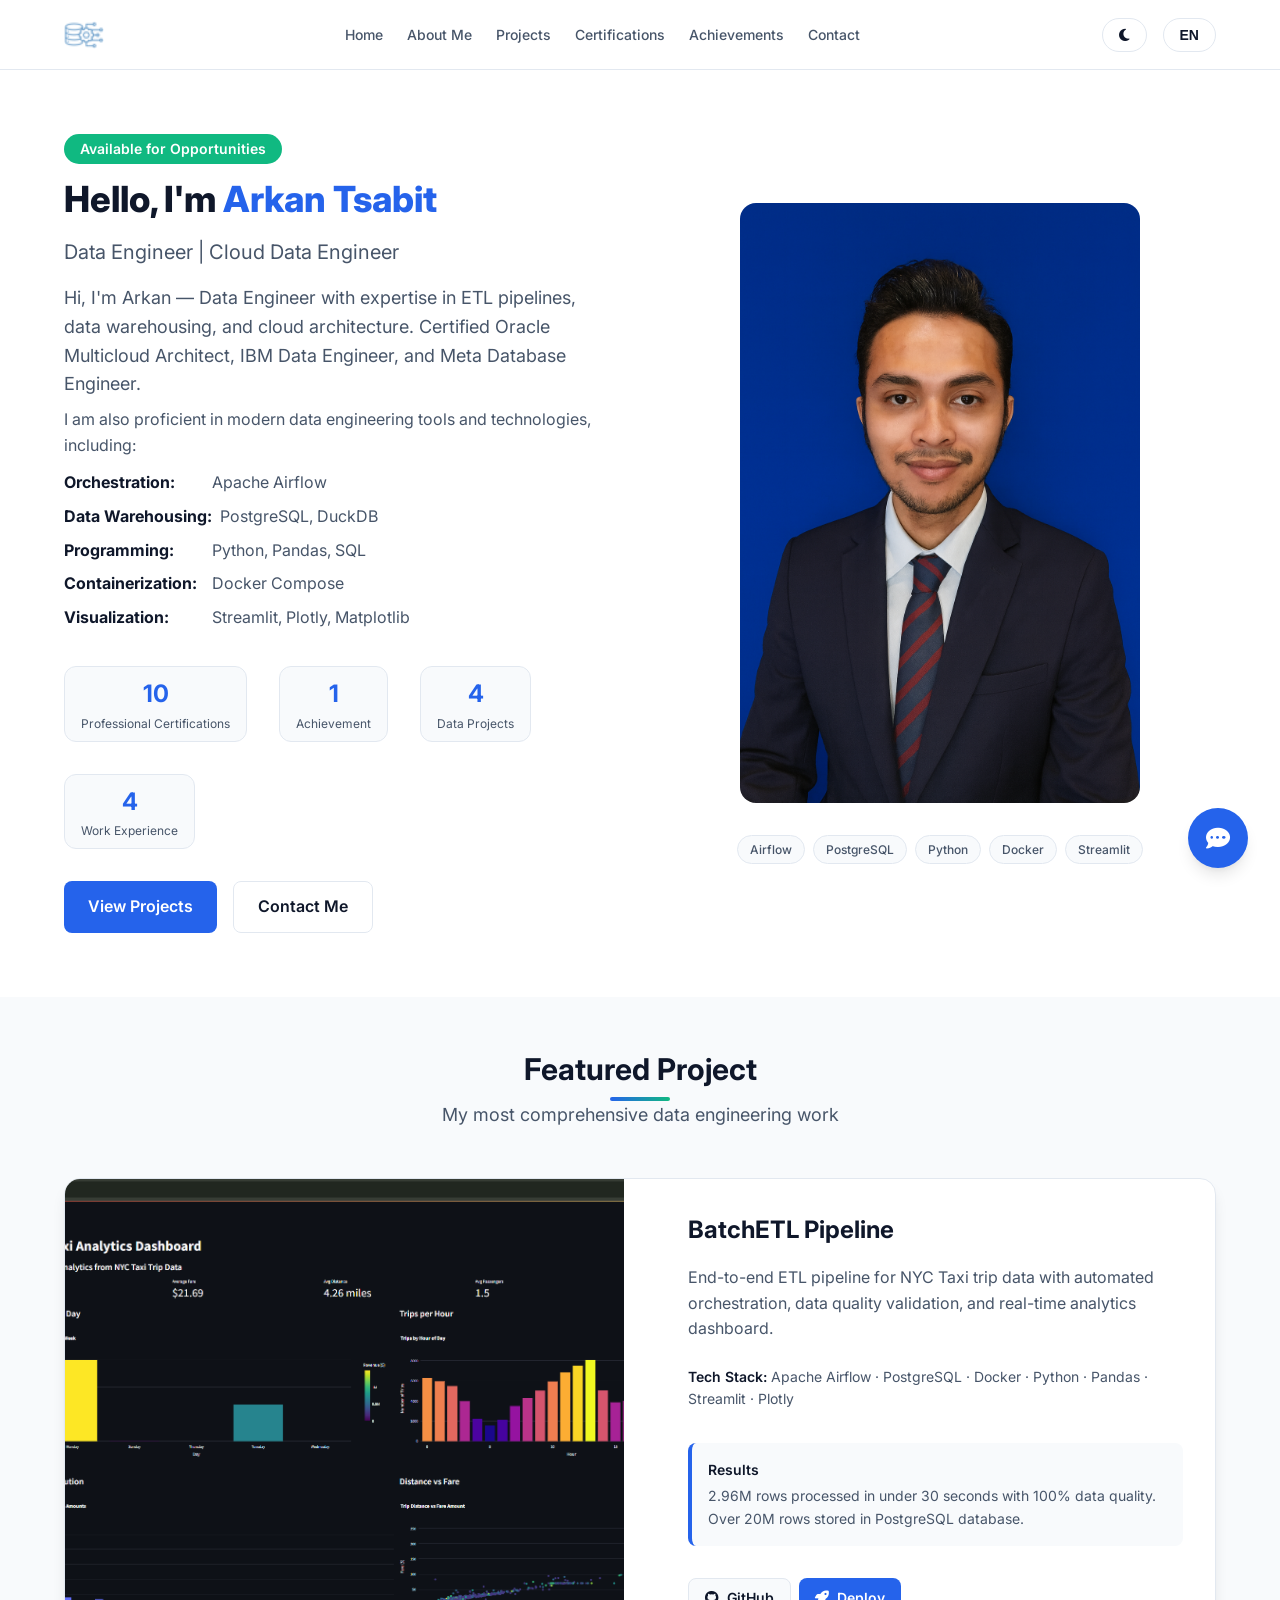
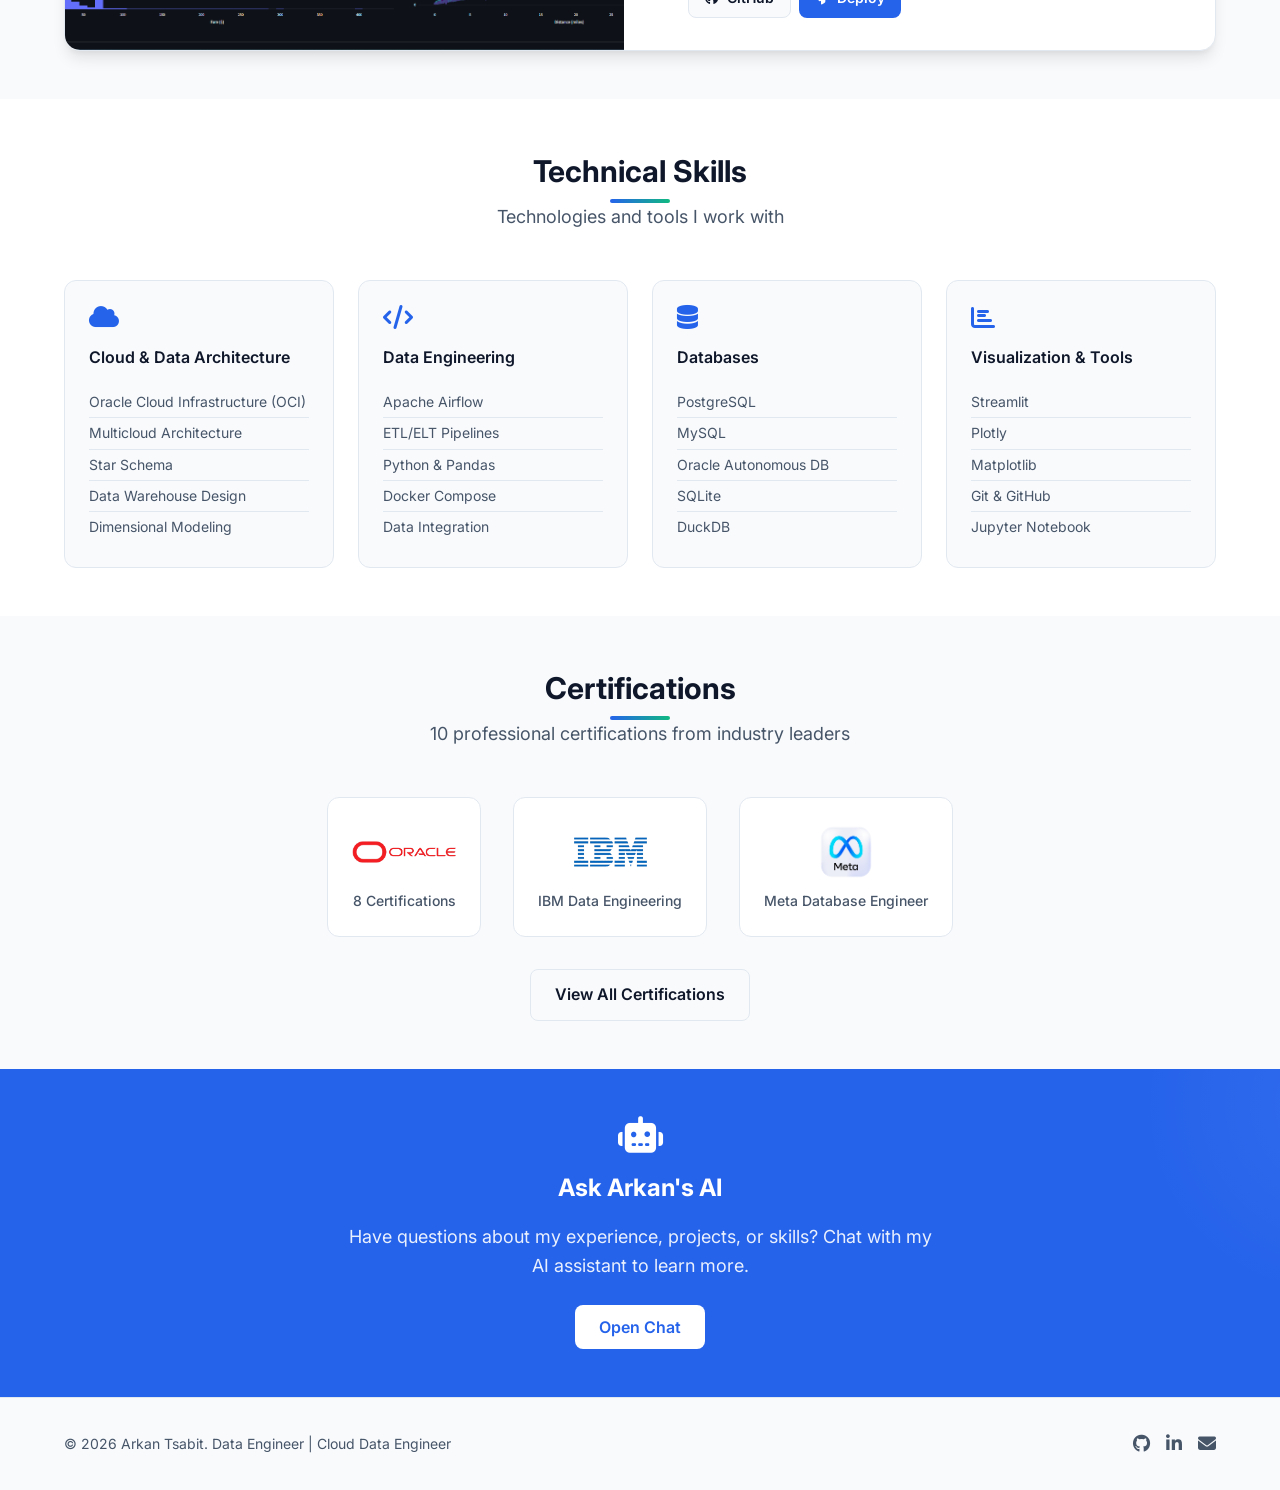
<file: index.html>
<!DOCTYPE html>
<html lang="en">
<head>
    <meta charset="UTF-8" />
    <meta name="viewport" content="width=device-width, initial-scale=1.0" />
    <title>Arkan Tsabit - Data Engineer Portfolio</title>
    <meta name="description" content="Arkan Tsabit - Data Engineer portfolio showcasing ETL pipelines, data warehousing, and cloud architecture projects." />

    <meta property="og:title" content="Arkan Tsabit - Data Engineer Portfolio" />
    <meta property="og:description" content="Data Engineer with expertise in ETL pipelines, data warehousing, and cloud architecture. Certified Oracle Multicloud Architect, IBM Data Engineer, and Meta Database Engineer." />
    <meta property="og:type" content="website" />
    <meta property="og:url" content="https://arkantsabit123.github.io/arkan-tsabit.github.io/" />
    <meta property="og:image" content="https://arkantsabit123.github.io/arkan-tsabit.github.io/assets/images/profile.jpg" />

    <meta name="twitter:card" content="summary_large_image" />
    <meta name="twitter:title" content="Arkan Tsabit - Data Engineer Portfolio" />
    <meta name="twitter:description" content="Data Engineer portfolio showcasing ETL pipelines, data warehousing, and cloud architecture projects." />

    <script type="application/ld+json">
    {
        "@context": "https://schema.org",
        "@type": "Person",
        "name": "Arkan Tsabit",
        "jobTitle": "Data Engineer",
        "url": "https://arkantsabit123.github.io/arkan-tsabit.github.io/",
        "email": "arkantsabit025@gmail.com",
        "sameAs": [
            "https://github.com/ArkanTsabit123",
            "https://www.linkedin.com/in/arkan-tsabit-0b12b9407/"
        ],
        "knowsAbout": [
            "Data Engineering",
            "ETL Pipelines",
            "Data Warehousing",
            "Cloud Architecture",
            "Apache Airflow",
            "PostgreSQL",
            "Python",
            "Docker",
            "Streamlit"
        ]
    }
    </script>

    <link rel="icon" type="image/x-icon" href="assets/images/favicon.ico" />
    <link rel="preconnect" href="https://fonts.googleapis.com" />
    <link rel="preconnect" href="https://fonts.gstatic.com" crossorigin />
    <link href="https://fonts.googleapis.com/css2?family=Inter:wght@300;400;500;600;700;800;900&display=swap" rel="stylesheet" />
    <link rel="stylesheet" href="https://cdnjs.cloudflare.com/ajax/libs/font-awesome/6.4.0/css/all.min.css" />

    <link rel="stylesheet" href="css/style.css" />
    <link rel="stylesheet" href="css/dark-mode.css" />
    <link rel="stylesheet" href="css/responsive.css" />
    <link rel="stylesheet" href="css/chatbot.css" />

    <style>
        /* ============================================================
           ANIMATIONS
           ============================================================ */
        @keyframes fadeInUp {
            from {
                opacity: 0;
                transform: translateY(40px);
            }
            to {
                opacity: 1;
                transform: translateY(0);
            }
        }

        @keyframes fadeIn {
            from {
                opacity: 0;
            }
            to {
                opacity: 1;
            }
        }

        @keyframes pulseGlow {
            0%, 100% {
                box-shadow: 0 0 20px rgba(37, 99, 235, 0.15);
            }
            50% {
                box-shadow: 0 0 40px rgba(37, 99, 235, 0.3);
            }
        }

        .animate-on-load {
            opacity: 0;
            animation: fadeInUp 0.8s cubic-bezier(0.22, 1, 0.36, 1) forwards;
        }

        .animate-on-load-delay-1 {
            animation-delay: 0.1s;
        }

        .animate-on-load-delay-2 {
            animation-delay: 0.2s;
        }

        .animate-on-load-delay-3 {
            animation-delay: 0.3s;
        }

        .animate-on-load-delay-4 {
            animation-delay: 0.4s;
        }

        .animate-on-load-delay-5 {
            animation-delay: 0.5s;
        }

        .animate-on-load-delay-6 {
            animation-delay: 0.6s;
        }

        /* ============================================================
           FEATURED CARD ENHANCEMENTS
           ============================================================ */
        .featured-card {
            transition: transform 0.4s cubic-bezier(0.22, 1, 0.36, 1), box-shadow 0.4s ease;
        }

        .featured-card:hover {
            transform: translateY(-8px) scale(1.01);
            box-shadow: 0 25px 50px -12px rgba(0, 0, 0, 0.25);
        }

        .featured-card .featured-image {
            transition: transform 0.6s ease;
        }

        .featured-card:hover .featured-image {
            transform: scale(1.02);
        }

        /* ============================================================
           PROJECT TECH STACK
           ============================================================ */
        .project-tech-stack {
            margin: var(--spacing-sm) 0 var(--spacing-md) 0;
            font-size: var(--font-size-sm);
            color: var(--text-secondary);
        }

        .project-tech-stack .tech-label {
            font-weight: 600;
            color: var(--text-primary);
        }

        .project-tech-stack .tech-items {
            color: var(--text-secondary);
        }

        .project-description {
            margin-bottom: var(--spacing-sm);
        }

        /* ============================================================
           FEATURED METRICS - EYE CATCHING
           ============================================================ */
        .featured-metrics {
            display: flex;
            flex-wrap: wrap;
            gap: var(--spacing-lg);
            margin-top: var(--spacing-sm);
            padding: var(--spacing-md) 0;
        }

        .featured-metrics .metric-item-featured {
            display: flex;
            flex-direction: column;
            align-items: flex-start;
            background: var(--bg-secondary);
            padding: var(--spacing-sm) var(--spacing-md);
            border-radius: var(--radius-md);
            border-left: 3px solid var(--accent-blue);
            transition: transform 0.3s ease, box-shadow 0.3s ease;
        }

        .featured-metrics .metric-item-featured:hover {
            transform: translateY(-4px);
            box-shadow: 0 8px 25px -8px rgba(37, 99, 235, 0.2);
        }

        .featured-metrics .metric-number-featured {
            font-size: var(--font-size-2xl);
            font-weight: 800;
            color: var(--accent-blue);
            line-height: 1.2;
        }

        .featured-metrics .metric-label-featured {
            font-size: var(--font-size-xs);
            color: var(--text-secondary);
            font-weight: 500;
        }

        /* ============================================================
           HERO METRICS - EYE CATCHING
           ============================================================ */
        .hero-metrics .metric-item {
            transition: transform 0.3s ease, box-shadow 0.3s ease;
            cursor: default;
        }

        .hero-metrics .metric-item:hover {
            transform: translateY(-6px) scale(1.03);
            box-shadow: 0 12px 30px -10px rgba(37, 99, 235, 0.25);
        }

        .hero-metrics .metric-number {
            transition: color 0.3s ease;
        }

        .hero-metrics .metric-item:hover .metric-number {
            color: var(--accent-blue-hover);
        }

        /* ============================================================
           BUTTONS ENHANCEMENT
           ============================================================ */
        .btn-primary {
            transition: all 0.3s cubic-bezier(0.22, 1, 0.36, 1);
            position: relative;
            overflow: hidden;
        }

        .btn-primary::after {
            content: '';
            position: absolute;
            top: 50%;
            left: 50%;
            width: 0;
            height: 0;
            background: rgba(255, 255, 255, 0.2);
            border-radius: 50%;
            transform: translate(-50%, -50%);
            transition: width 0.6s ease, height 0.6s ease;
        }

        .btn-primary:hover::after {
            width: 300px;
            height: 300px;
        }

        .btn-primary:hover {
            transform: translateY(-3px);
            box-shadow: 0 10px 30px -8px rgba(37, 99, 235, 0.4);
        }

        /* ============================================================
           SECTION HEADER ENHANCEMENT
           ============================================================ */
        .section-header h2 {
            position: relative;
            display: inline-block;
        }

        .section-header h2::after {
            content: '';
            position: absolute;
            bottom: -8px;
            left: 50%;
            transform: translateX(-50%);
            width: 60px;
            height: 4px;
            background: linear-gradient(90deg, var(--accent-blue), var(--accent-green));
            border-radius: var(--radius-full);
        }

        /* ============================================================
           SKILLS CATEGORY ENHANCEMENT
           ============================================================ */
        .skill-category {
            transition: transform 0.4s cubic-bezier(0.22, 1, 0.36, 1), box-shadow 0.4s ease;
        }

        .skill-category:hover {
            transform: translateY(-8px);
            box-shadow: 0 20px 40px -15px rgba(0, 0, 0, 0.15);
        }

        .skill-category .skill-icon {
            transition: transform 0.4s ease, color 0.3s ease;
        }

        .skill-category:hover .skill-icon {
            transform: scale(1.2) rotate(-5deg);
            color: var(--accent-blue-hover);
        }

        /* ============================================================
           CHATBOT CTA ENHANCEMENT
           ============================================================ */
        .chatbot-cta-section {
            position: relative;
            overflow: hidden;
        }

        .chatbot-cta-section::before {
            content: '';
            position: absolute;
            top: -50%;
            right: -20%;
            width: 400px;
            height: 400px;
            background: radial-gradient(circle, rgba(255,255,255,0.05) 0%, transparent 70%);
            border-radius: 50%;
            animation: pulseGlow 4s ease-in-out infinite;
        }

        /* ============================================================
           DARK MODE SPECIFIC ENHANCEMENTS
           ============================================================ */
        [data-theme="dark"] .featured-metrics .metric-item-featured {
            background: var(--bg-tertiary);
            border-left-color: var(--accent-blue);
        }

        [data-theme="dark"] .featured-card:hover {
            box-shadow: 0 25px 50px -12px rgba(0, 0, 0, 0.6);
        }

        [data-theme="dark"] .hero-metrics .metric-item:hover {
            box-shadow: 0 12px 30px -10px rgba(59, 130, 246, 0.3);
        }

        /* ============================================================
           RESPONSIVE ADJUSTMENTS
           ============================================================ */
        @media (max-width: 768px) {
            .featured-metrics {
                gap: var(--spacing-sm);
            }

            .featured-metrics .metric-item-featured {
                padding: var(--spacing-xs) var(--spacing-sm);
            }

            .featured-metrics .metric-number-featured {
                font-size: var(--font-size-xl);
            }

            .skill-category:hover {
                transform: translateY(-4px);
            }
        }

        @media (max-width: 480px) {
            .featured-metrics .metric-item-featured {
                flex: 1 1 calc(50% - var(--spacing-sm));
            }
        }
    </style>
</head>
<body>

    <header class="header" role="banner">
        <div class="container header-container">
            <div class="logo">
                <a href="index.html" aria-label="Home">
                    <img src="assets/images/logo.ico" alt="Arkan Tsabit Logo" class="logo-img" />
                </a>
            </div>

            <nav class="nav" role="navigation" aria-label="Main navigation">
                <ul class="nav-list" id="navList">
                    <li><a href="index.html" class="nav-link active" data-i18n="nav.home">Home</a></li>
                    <li><a href="about.html" class="nav-link" data-i18n="nav.about">About Me</a></li>
                    <li><a href="projects.html" class="nav-link" data-i18n="nav.projects">Projects</a></li>
                    <li><a href="certifications.html" class="nav-link" data-i18n="nav.certifications">Certifications</a></li>
                    <li><a href="achievements.html" class="nav-link" data-i18n="nav.achievements">Achievements</a></li>
                    <li><a href="contact.html" class="nav-link" data-i18n="nav.contact">Contact</a></li>
                </ul>
            </nav>

            <div class="header-controls">
                <button class="theme-toggle" id="themeToggle" aria-label="Toggle dark mode">
                    <i class="fas fa-moon" id="themeIcon"></i>
                </button>
                <button class="lang-toggle" id="langToggle" aria-label="Toggle language">
                    <span class="lang-text" id="langText">EN</span>
                </button>
                <button class="hamburger" id="hamburger" aria-label="Toggle navigation">
                    <span></span>
                    <span></span>
                    <span></span>
                </button>
            </div>
        </div>
    </header>

    <main>

        <!-- Hero Section -->
        <section class="hero" id="home">
            <div class="container hero-container">
                <div class="hero-content animate-on-load">
                    <p class="hero-badge" data-i18n="hero.badge">Available for Opportunities</p>
                    <h1 class="hero-title">
                        <span data-i18n="hero.greeting">Hello, I'm</span>
                        <span class="highlight">Arkan Tsabit</span>
                    </h1>
                    <p class="hero-subtitle" data-i18n="hero.title">Data Engineer | Cloud Data Engineer</p>

                    <p class="hero-description" data-i18n="hero.tagline">
                        Hi, I'm Arkan — Data Engineer with expertise in ETL pipelines, data warehousing, and cloud architecture. Certified Oracle Multicloud Architect, IBM Data Engineer, and Meta Database Engineer.
                    </p>

                    <p class="hero-description-secondary" data-i18n="hero.subtagline">
                        I am also proficient in modern data engineering tools and technologies, including:
                    </p>
                    <ul class="hero-skills-list">
                        <li><strong>Orchestration:</strong> Apache Airflow</li>
                        <li><strong>Data Warehousing:</strong> PostgreSQL, DuckDB</li>
                        <li><strong>Programming:</strong> Python, Pandas, SQL</li>
                        <li><strong>Containerization:</strong> Docker Compose</li>
                        <li><strong>Visualization:</strong> Streamlit, Plotly, Matplotlib</li>
                    </ul>

                    <div class="hero-metrics">
                        <div class="metric-item animate-on-load animate-on-load-delay-1">
                            <span class="metric-number">10</span>
                            <span class="metric-label" data-i18n="hero.metrics.certs">Professional Certifications</span>
                        </div>
                        <div class="metric-item animate-on-load animate-on-load-delay-2">
                            <span class="metric-number">1</span>
                            <span class="metric-label" data-i18n="hero.metrics.achievement">Achievement</span>
                        </div>
                        <div class="metric-item animate-on-load animate-on-load-delay-3">
                            <span class="metric-number">4</span>
                            <span class="metric-label" data-i18n="hero.metrics.projects">Data Projects</span>
                        </div>
                        <div class="metric-item animate-on-load animate-on-load-delay-4">
                            <span class="metric-number">4</span>
                            <span class="metric-label" data-i18n="hero.metrics.experience">Work Experience</span>
                        </div>
                    </div>

                    <div class="hero-buttons animate-on-load animate-on-load-delay-5">
                        <a href="projects.html" class="btn btn-primary" data-i18n="hero.cta_projects">View Projects</a>
                        <a href="contact.html" class="btn btn-outline" data-i18n="hero.cta_contact">Contact Me</a>
                    </div>
                </div>

                <div class="hero-visual animate-on-load animate-on-load-delay-3">
                    <div class="hero-image">
                        <img src="assets/images/profile.jpg" alt="Arkan Tsabit" />
                    </div>
                    <div class="hero-tech-stack">
                        <span class="tech-tag">Airflow</span>
                        <span class="tech-tag">PostgreSQL</span>
                        <span class="tech-tag">Python</span>
                        <span class="tech-tag">Docker</span>
                        <span class="tech-tag">Streamlit</span>
                    </div>
                </div>
            </div>
        </section>

        <!-- Featured Project Section -->
        <section class="featured-section">
            <div class="container">
                <div class="section-header animate-on-load">
                    <h2 data-i18n="featured.title">Featured Project</h2>
                    <p data-i18n="featured.subtitle">My most comprehensive data engineering work</p>
                </div>

                <div class="featured-card animate-on-load animate-on-load-delay-2">
                    <div class="featured-image">
                        <img src="assets/images/projects/batchetl/dashboard.png" alt="BatchETL Pipeline Dashboard" />
                    </div>
                <div class="featured-content">
                    <h3>BatchETL Pipeline</h3>
                    <p class="project-description">
                        End-to-end ETL pipeline for NYC Taxi trip data with automated orchestration, data quality validation, and real-time analytics dashboard.
                    </p>
                    <div class="project-tech-stack">
                        <span class="tech-label">Tech Stack:</span>
                        <span class="tech-items">Apache Airflow · PostgreSQL · Docker · Python · Pandas · Streamlit · Plotly</span>
                    </div>
                    <div class="project-results" style="background: var(--bg-secondary); padding: var(--spacing-md); border-radius: var(--radius-md); border-left: 4px solid var(--accent-blue); margin: var(--spacing-md) 0; font-size: var(--font-size-sm); color: var(--text-secondary);">
                        <span class="results-label" style="font-weight: 600; color: var(--text-primary); display: block; margin-bottom: var(--spacing-xs);">Results</span>
                        2.96M rows processed in under 30 seconds with 100% data quality. Over 20M rows stored in PostgreSQL database.
                    </div>
                    <div class="featured-links" style="display: flex; gap: var(--spacing-sm); flex-wrap: wrap; margin-top: var(--spacing-md);">
                        <a href="https://github.com/ArkanTsabit123/BatchETL-Pipeline" target="_blank" class="btn btn-sm btn-secondary">
                            <i class="fab fa-github"></i> GitHub
                        </a>
                        <a href="https://batchetl.streamlit.app" target="_blank" class="btn btn-sm btn-primary">
                            <i class="fas fa-rocket"></i> Deploy
                        </a>
                    </div>
                </div>
        </section>

        <!-- Skills Overview -->
        <section class="skills-section">
            <div class="container">
                <div class="section-header animate-on-load">
                    <h2 data-i18n="skills.title">Technical Skills</h2>
                    <p data-i18n="skills.subtitle">Technologies and tools I work with</p>
                </div>

                <div class="skills-grid">
                    <div class="skill-category animate-on-load animate-on-load-delay-1">
                        <i class="fas fa-cloud skill-icon"></i>
                        <h4 data-i18n="skills.cloud">Cloud &amp; Data Architecture</h4>
                        <ul>
                            <li>Oracle Cloud Infrastructure (OCI)</li>
                            <li>Multicloud Architecture</li>
                            <li>Star Schema</li>
                            <li>Data Warehouse Design</li>
                            <li>Dimensional Modeling</li>
                        </ul>
                    </div>

                    <div class="skill-category animate-on-load animate-on-load-delay-2">
                        <i class="fas fa-code skill-icon"></i>
                        <h4 data-i18n="skills.engineering">Data Engineering</h4>
                        <ul>
                            <li>Apache Airflow</li>
                            <li>ETL/ELT Pipelines</li>
                            <li>Python &amp; Pandas</li>
                            <li>Docker Compose</li>
                            <li>Data Integration</li>
                        </ul>
                    </div>

                    <div class="skill-category animate-on-load animate-on-load-delay-3">
                        <i class="fas fa-database skill-icon"></i>
                        <h4 data-i18n="skills.databases">Databases</h4>
                        <ul>
                            <li>PostgreSQL</li>
                            <li>MySQL</li>
                            <li>Oracle Autonomous DB</li>
                            <li>SQLite</li>
                            <li>DuckDB</li>
                        </ul>
                    </div>

                    <div class="skill-category animate-on-load animate-on-load-delay-4">
                        <i class="fas fa-chart-bar skill-icon"></i>
                        <h4 data-i18n="skills.visualization">Visualization &amp; Tools</h4>
                        <ul>
                            <li>Streamlit</li>
                            <li>Plotly</li>
                            <li>Matplotlib</li>
                            <li>Git &amp; GitHub</li>
                            <li>Jupyter Notebook</li>
                        </ul>
                    </div>
                </div>
            </div>
        </section>

        <!-- Certifications Preview -->
        <section class="certs-preview-section">
            <div class="container">
                <div class="section-header animate-on-load">
                    <h2 data-i18n="certs.title">Certifications</h2>
                    <p data-i18n="certs.subtitle">10 professional certifications from industry leaders</p>
                </div>

                <div class="certs-preview-grid">
                    <div class="cert-preview-item animate-on-load animate-on-load-delay-1">
                        <img src="assets/images/certifications/oracle.png" alt="Oracle" />
                        <span>8 Certifications</span>
                    </div>
                    <div class="cert-preview-item animate-on-load animate-on-load-delay-2">
                        <img src="assets/images/certifications/ibm.png" alt="IBM" />
                        <span>IBM Data Engineering</span>
                    </div>
                    <div class="cert-preview-item animate-on-load animate-on-load-delay-3">
                        <img src="assets/images/certifications/meta.png" alt="Meta" />
                        <span>Meta Database Engineer</span>
                    </div>
                </div>

                <div class="certs-preview-cta animate-on-load animate-on-load-delay-4">
                    <a href="certifications.html" class="btn btn-outline" data-i18n="certs.cta">View All Certifications</a>
                </div>
            </div>
        </section>

        <!-- Chatbot CTA -->
        <section class="chatbot-cta-section">
            <div class="container">
                <div class="chatbot-cta-content animate-on-load animate-on-load-delay-2">
                    <i class="fas fa-robot chatbot-cta-icon"></i>
                    <h2 data-i18n="chatbot.title">Ask Arkan's AI</h2>
                    <p data-i18n="chatbot.description">
                        Have questions about my experience, projects, or skills?
                        Chat with my AI assistant to learn more.
                    </p>
                    <button class="btn btn-primary" id="openChatbotBtn" data-i18n="chatbot.cta">Open Chat</button>
                </div>
            </div>
        </section>

    </main>

    <!-- Footer -->
    <footer class="footer" role="contentinfo">
        <div class="container footer-container">
            <p class="footer-text">
                &copy; <span id="currentYear"></span> Arkan Tsabit.
                <span data-i18n="footer.credit">Data Engineer | Cloud Data Engineer</span>
            </p>
            <div class="footer-links" id="docsLink">
                <a href="docs.html" class="footer-doc-link">
                    <i class="fas fa-book"></i> Documentation
                </a>
            </div>
            <div class="footer-social">
                <a href="https://github.com/ArkanTsabit123" target="_blank" rel="noopener noreferrer" aria-label="GitHub">
                    <i class="fab fa-github"></i>
                </a>
                <a href="https://www.linkedin.com/in/arkan-tsabit-0b12b9407/" target="_blank" rel="noopener noreferrer" aria-label="LinkedIn">
                    <i class="fab fa-linkedin-in"></i>
                </a>
                <a href="https://mail.google.com/mail/?view=cm&fs=1&to=arkantsabit025@gmail.com" target="_blank" aria-label="Email">
                    <i class="fas fa-envelope"></i>
                </a>
            </div>
        </div>
    </footer>

    <!-- Chatbot Widget -->
    <div id="chatbot-widget" class="chatbot-widget" role="dialog" aria-label="AI Chatbot">
        <div class="chatbot-header">
            <span class="chatbot-title">AI Assistant</span>
            <button class="chatbot-close" id="chatbotClose" aria-label="Close chatbot">
                <i class="fas fa-times"></i>
            </button>
        </div>
        <div class="chatbot-messages" id="chatbotMessages">
            <div class="message bot">
                <div class="message-bubble">
                    Hello! Ask me about Arkan's experience, projects, certifications, or skills.
                </div>
            </div>
        </div>
        <div class="chatbot-input-area">
            <input type="text" id="chatbotInput" placeholder="Type your question..." aria-label="Chat input" />
            <button id="chatbotSend" aria-label="Send message">
                <i class="fas fa-paper-plane"></i>
            </button>
        </div>
    </div>

    <button class="chatbot-toggle" id="chatbotToggle" aria-label="Open chatbot">
        <i class="fas fa-comment-dots"></i>
    </button>

    <!-- Scripts -->
    <script src="js/main.js"></script>
    <script src="js/dark-mode.js"></script>
    <script src="js/i18n.js"></script>
    <script src="js/chatbot.js"></script>
    <script src="js/projects.js"></script>
    <script src="js/hide-docs.js"></script>

    <script>
        // Trigger animations when elements come into view
        document.addEventListener('DOMContentLoaded', function() {
            var animateElements = document.querySelectorAll('.animate-on-load');

            var observer = new IntersectionObserver(function(entries) {
                entries.forEach(function(entry) {
                    if (entry.isIntersecting) {
                        entry.target.style.animationPlayState = 'running';
                    }
                });
            }, {
                threshold: 0.1
            });

            animateElements.forEach(function(el) {
                el.style.animationPlayState = 'paused';
                observer.observe(el);
            });

            // Start animations for elements already in view
            setTimeout(function() {
                animateElements.forEach(function(el) {
                    var rect = el.getBoundingClientRect();
                    if (rect.top < window.innerHeight) {
                        el.style.animationPlayState = 'running';
                    }
                });
            }, 100);
        });
    </script>

</body>
</html>
</file>
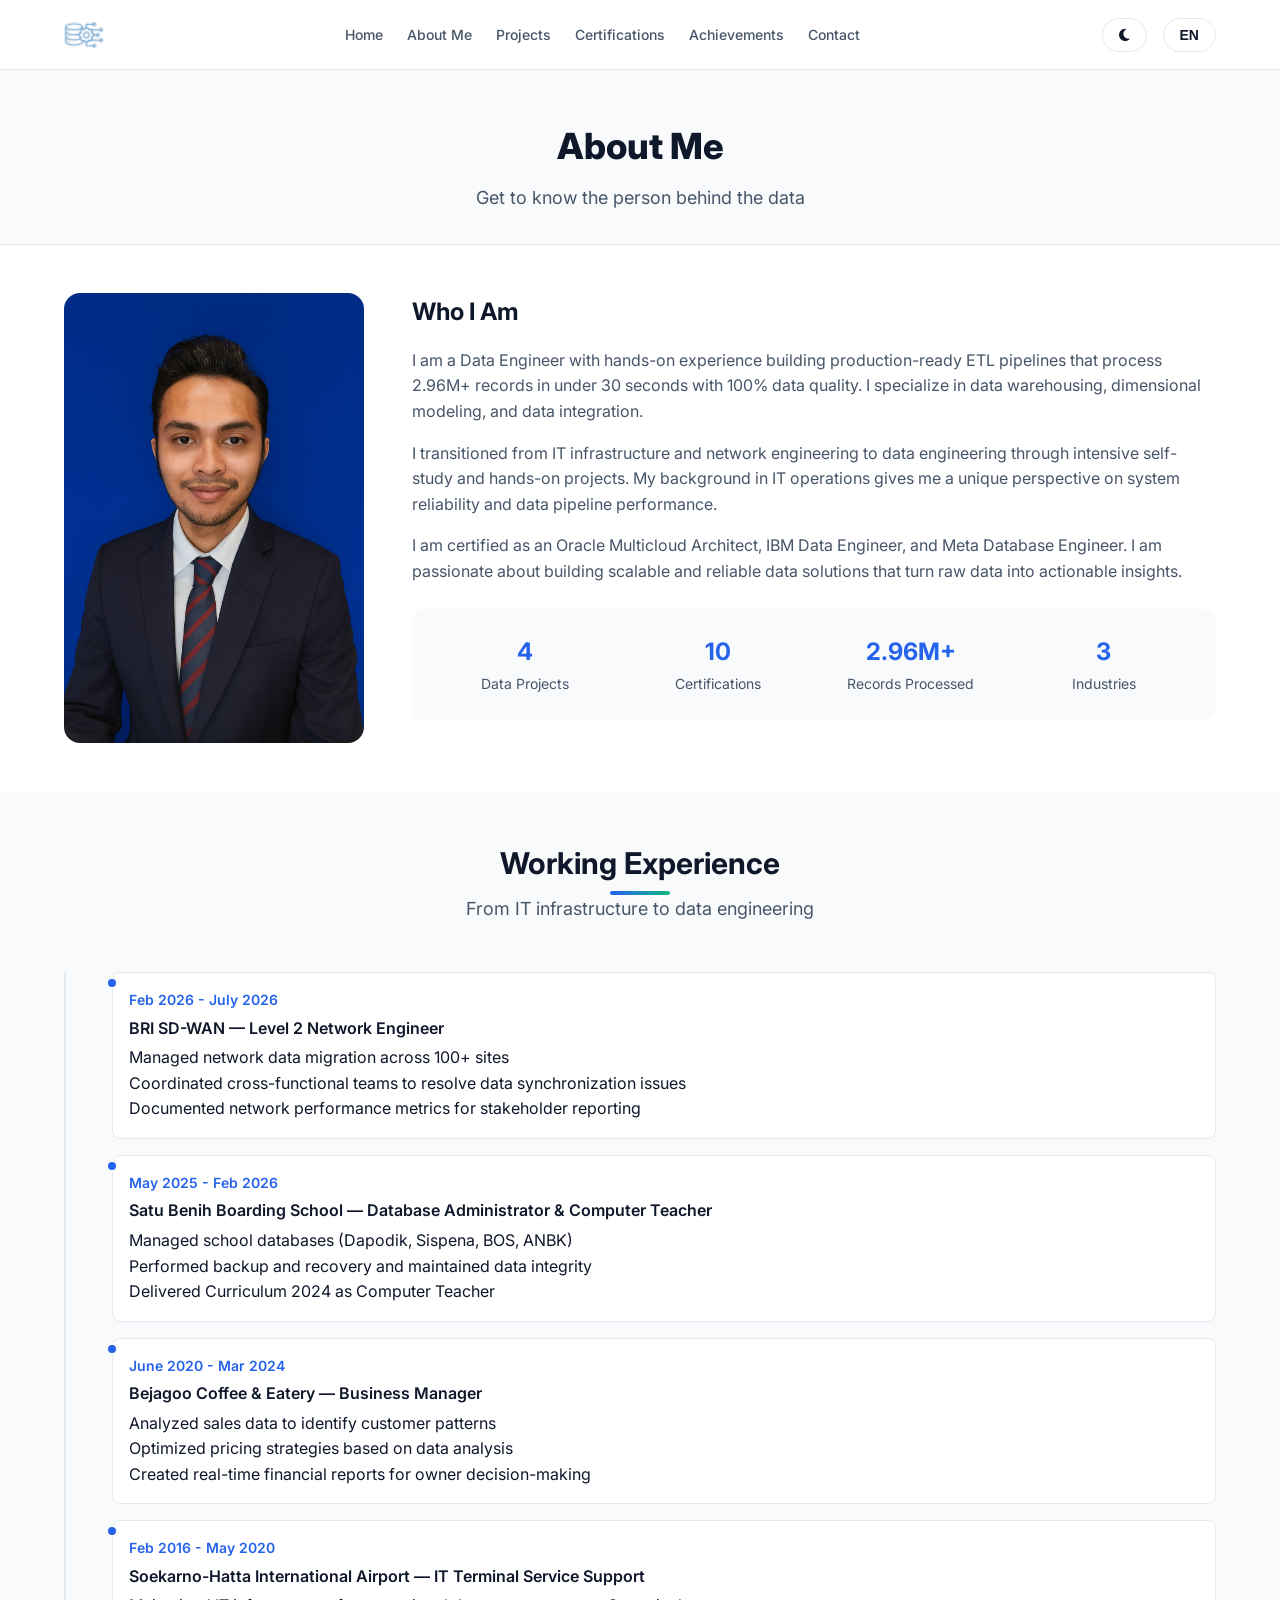
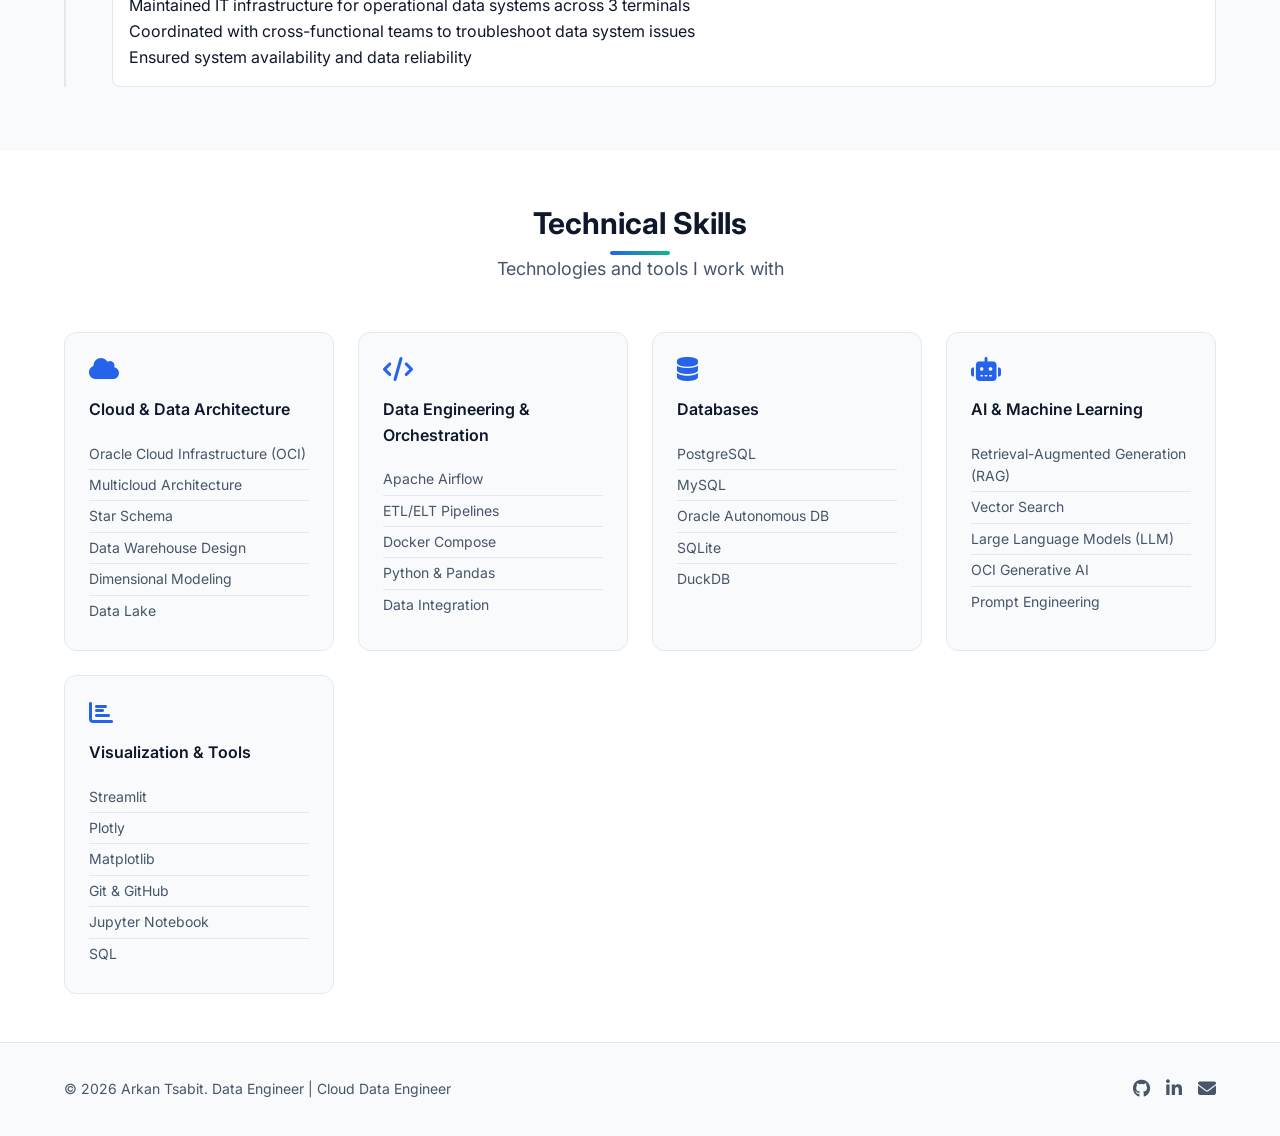
<file: about.html>
<!DOCTYPE html>
<html lang="en">
<head>
    <meta charset="UTF-8" />
    <meta name="viewport" content="width=device-width, initial-scale=1.0" />
    <title>About Me - Arkan Tsabit</title>
    <meta name="description" content="About Arkan Tsabit - Data Engineer with experience in ETL pipelines, data warehousing, and cloud architecture." />
    <link rel="icon" type="image/x-icon" href="assets/images/favicon.ico" />
    <link rel="preconnect" href="https://fonts.googleapis.com" />
    <link rel="preconnect" href="https://fonts.gstatic.com" crossorigin />
    <link href="https://fonts.googleapis.com/css2?family=Inter:wght@300;400;500;600;700;800;900&display=swap" rel="stylesheet" />
    <link rel="stylesheet" href="https://cdnjs.cloudflare.com/ajax/libs/font-awesome/6.4.0/css/all.min.css" />
    <link rel="stylesheet" href="css/style.css" />
    <link rel="stylesheet" href="css/dark-mode.css" />
    <link rel="stylesheet" href="css/responsive.css" />
    <style>
        @keyframes fadeInUp {
            from { opacity: 0; transform: translateY(40px); }
            to { opacity: 1; transform: translateY(0); }
        }
        @keyframes fadeIn {
            from { opacity: 0; }
            to { opacity: 1; }
        }

        .animate-on-load {
            opacity: 0;
            animation: fadeInUp 0.8s cubic-bezier(0.22, 1, 0.36, 1) forwards;
        }
        .animate-on-load-delay-1 { animation-delay: 0.1s; }
        .animate-on-load-delay-2 { animation-delay: 0.2s; }
        .animate-on-load-delay-3 { animation-delay: 0.3s; }
        .animate-on-load-delay-4 { animation-delay: 0.4s; }
        .animate-on-load-delay-5 { animation-delay: 0.5s; }

        .profile-image {
            transition: transform 0.4s ease, box-shadow 0.4s ease;
        }
        .profile-image:hover {
            transform: scale(1.02);
            box-shadow: 0 20px 40px -15px rgba(37, 99, 235, 0.3);
        }

        .stat-item {
            transition: transform 0.3s ease, box-shadow 0.3s ease;
        }
        .stat-item:hover {
            transform: translateY(-6px) scale(1.03);
            box-shadow: 0 12px 30px -10px rgba(37, 99, 235, 0.2);
        }
        .stat-number {
            transition: color 0.3s ease;
        }
        .stat-item:hover .stat-number {
            color: var(--accent-blue-hover);
        }

        .skill-category {
            transition: transform 0.4s cubic-bezier(0.22, 1, 0.36, 1), box-shadow 0.4s ease;
        }
        .skill-category:hover {
            transform: translateY(-8px);
            box-shadow: 0 20px 40px -15px rgba(0, 0, 0, 0.15);
        }
        .skill-category .skill-icon {
            transition: transform 0.4s ease, color 0.3s ease;
        }
        .skill-category:hover .skill-icon {
            transform: scale(1.2) rotate(-5deg);
            color: var(--accent-blue-hover);
        }

        .timeline-item {
            transition: transform 0.3s ease, box-shadow 0.3s ease;
            padding: var(--spacing-md);
            border-radius: var(--radius-md);
            background: var(--bg-primary);
            border: 1px solid var(--border-color);
            margin-bottom: var(--spacing-md);
        }
        .timeline-item:hover {
            transform: translateX(8px);
            box-shadow: 0 8px 25px -8px rgba(37, 99, 235, 0.15);
            border-color: var(--accent-blue);
        }

        .section-header h2 {
            position: relative;
            display: inline-block;
        }
        .section-header h2::after {
            content: '';
            position: absolute;
            bottom: -8px;
            left: 50%;
            transform: translateX(-50%);
            width: 60px;
            height: 4px;
            background: linear-gradient(90deg, var(--accent-blue), var(--accent-green));
            border-radius: var(--radius-full);
        }

        .btn-primary {
            transition: all 0.3s cubic-bezier(0.22, 1, 0.36, 1);
            position: relative;
            overflow: hidden;
        }
        .btn-primary::after {
            content: '';
            position: absolute;
            top: 50%;
            left: 50%;
            width: 0;
            height: 0;
            background: rgba(255, 255, 255, 0.2);
            border-radius: 50%;
            transform: translate(-50%, -50%);
            transition: width 0.6s ease, height 0.6s ease;
        }
        .btn-primary:hover::after {
            width: 300px;
            height: 300px;
        }
        .btn-primary:hover {
            transform: translateY(-3px);
            box-shadow: 0 10px 30px -8px rgba(37, 99, 235, 0.4);
        }

        [data-theme="dark"] .timeline-item:hover {
            box-shadow: 0 8px 25px -8px rgba(59, 130, 246, 0.3);
            border-color: var(--accent-blue);
        }
        [data-theme="dark"] .stat-item:hover {
            box-shadow: 0 12px 30px -10px rgba(59, 130, 246, 0.3);
        }
        [data-theme="dark"] .skill-category:hover {
            box-shadow: 0 20px 40px -15px rgba(0, 0, 0, 0.4);
        }

        @media (max-width: 768px) {
            .timeline-item:hover {
                transform: translateX(4px);
            }
            .profile-image:hover {
                transform: scale(1.01);
            }
        }
    </style>
</head>
<body>

    <header class="header" role="banner">
        <div class="container header-container">
            <div class="logo">
                <a href="index.html" aria-label="Home">
                    <img src="assets/images/logo.ico" alt="Arkan Tsabit Logo" class="logo-img" />
                </a>
            </div>
            <nav class="nav" role="navigation" aria-label="Main navigation">
                <ul class="nav-list" id="navList">
                    <li><a href="index.html" class="nav-link" data-i18n="nav.home">Home</a></li>
                    <li><a href="about.html" class="nav-link active" data-i18n="nav.about">About Me</a></li>
                    <li><a href="projects.html" class="nav-link" data-i18n="nav.projects">Projects</a></li>
                    <li><a href="certifications.html" class="nav-link" data-i18n="nav.certifications">Certifications</a></li>
                    <li><a href="achievements.html" class="nav-link" data-i18n="nav.achievements">Achievements</a></li>
                    <li><a href="contact.html" class="nav-link" data-i18n="nav.contact">Contact</a></li>
                </ul>
            </nav>
            <div class="header-controls">
                <button class="theme-toggle" id="themeToggle" aria-label="Toggle dark mode">
                    <i class="fas fa-moon" id="themeIcon"></i>
                </button>
                <button class="lang-toggle" id="langToggle" aria-label="Toggle language">
                    <span class="lang-text" id="langText">EN</span>
                </button>
                <button class="hamburger" id="hamburger" aria-label="Toggle navigation">
                    <span></span>
                    <span></span>
                    <span></span>
                </button>
            </div>
        </div>
    </header>

    <main>

        <section class="page-header animate-on-load">
            <div class="container">
                <h1 data-i18n="about.page_title">About Me</h1>
                <p data-i18n="about.page_subtitle">Get to know the person behind the data</p>
            </div>
        </section>

        <section class="profile-section">
            <div class="container profile-container">
                <div class="profile-image animate-on-load animate-on-load-delay-1">
                    <img src="assets/images/profile.jpg" alt="Arkan Tsabit" />
                </div>
                <div class="profile-content animate-on-load animate-on-load-delay-2">
                    <h2 data-i18n="about.who_am_i">Who I Am</h2>
                    <p data-i18n="about.bio_1">
                        I am a Data Engineer with hands-on experience building production-ready ETL pipelines
                        that process 2.96M+ records in under 30 seconds with 100% data quality.
                        I specialize in data warehousing, dimensional modeling, and data integration.
                    </p>
                    <p data-i18n="about.bio_2">
                        I transitioned from IT infrastructure and network engineering to data engineering
                        through intensive self-study and hands-on projects. My background in IT operations
                        gives me a unique perspective on system reliability and data pipeline performance.
                    </p>
                    <p data-i18n="about.bio_3">
                        I am certified as an Oracle Multicloud Architect, IBM Data Engineer, and Meta Database Engineer.
                        I am passionate about building scalable and reliable data solutions that turn raw data
                        into actionable insights.
                    </p>
                    <div class="profile-stats">
                        <div class="stat-item animate-on-load animate-on-load-delay-3">
                            <span class="stat-number">4</span>
                            <span class="stat-label" data-i18n="about.stats.projects">Data Projects</span>
                        </div>
                        <div class="stat-item animate-on-load animate-on-load-delay-4">
                            <span class="stat-number">10</span>
                            <span class="stat-label" data-i18n="about.stats.certs">Certifications</span>
                        </div>
                        <div class="stat-item animate-on-load animate-on-load-delay-5">
                            <span class="stat-number">2.96M+</span>
                            <span class="stat-label" data-i18n="about.stats.rows">Records Processed</span>
                        </div>
                        <div class="stat-item animate-on-load animate-on-load-delay-5">
                            <span class="stat-number">3</span>
                            <span class="stat-label" data-i18n="about.stats.domains">Industries</span>
                        </div>
                    </div>
                </div>
            </div>
        </section>

        <section class="story-section">
            <div class="container">
                <div class="section-header animate-on-load">
                    <h2 data-i18n="about.work_title">Working Experience</h2>
                    <p data-i18n="about.work_subtitle">From IT infrastructure to data engineering</p>
                </div>
                <div class="timeline">
                    <div class="timeline-item animate-on-load animate-on-load-delay-1">
                        <div class="timeline-year">Feb 2026 - July 2026</div>
                        <div class="timeline-content">
                            <h4>BRI SD-WAN — Level 2 Network Engineer</h4>
                            <ul>
                                <li>Managed network data migration across 100+ sites</li>
                                <li>Coordinated cross-functional teams to resolve data synchronization issues</li>
                                <li>Documented network performance metrics for stakeholder reporting</li>
                            </ul>
                        </div>
                    </div>

                    <div class="timeline-item animate-on-load animate-on-load-delay-2">
                        <div class="timeline-year">May 2025 - Feb 2026</div>
                        <div class="timeline-content">
                            <h4>Satu Benih Boarding School — Database Administrator &amp; Computer Teacher</h4>
                            <ul>
                                <li>Managed school databases (Dapodik, Sispena, BOS, ANBK)</li>
                                <li>Performed backup and recovery and maintained data integrity</li>
                                <li>Delivered Curriculum 2024 as Computer Teacher</li>
                            </ul>
                        </div>
                    </div>

                    <div class="timeline-item animate-on-load animate-on-load-delay-3">
                        <div class="timeline-year">June 2020 - Mar 2024</div>
                        <div class="timeline-content">
                            <h4>Bejagoo Coffee &amp; Eatery — Business Manager</h4>
                            <ul>
                                <li>Analyzed sales data to identify customer patterns</li>
                                <li>Optimized pricing strategies based on data analysis</li>
                                <li>Created real-time financial reports for owner decision-making</li>
                            </ul>
                        </div>
                    </div>

                    <div class="timeline-item animate-on-load animate-on-load-delay-4">
                        <div class="timeline-year">Feb 2016 - May 2020</div>
                        <div class="timeline-content">
                            <h4>Soekarno-Hatta International Airport — IT Terminal Service Support</h4>
                            <ul>
                                <li>Maintained IT infrastructure for operational data systems across 3 terminals</li>
                                <li>Coordinated with cross-functional teams to troubleshoot data system issues</li>
                                <li>Ensured system availability and data reliability</li>
                            </ul>
                        </div>
                    </div>
                </div>
            </div>
        </section>

        <section class="skills-section">
            <div class="container">
                <div class="section-header animate-on-load">
                    <h2 data-i18n="about.skills_title">Technical Skills</h2>
                    <p data-i18n="about.skills_subtitle">Technologies and tools I work with</p>
                </div>

                <div class="skills-grid">
                    <div class="skill-category animate-on-load animate-on-load-delay-1">
                        <i class="fas fa-cloud skill-icon"></i>
                        <h4>Cloud &amp; Data Architecture</h4>
                        <ul>
                            <li>Oracle Cloud Infrastructure (OCI)</li>
                            <li>Multicloud Architecture</li>
                            <li>Star Schema</li>
                            <li>Data Warehouse Design</li>
                            <li>Dimensional Modeling</li>
                            <li>Data Lake</li>
                        </ul>
                    </div>

                    <div class="skill-category animate-on-load animate-on-load-delay-2">
                        <i class="fas fa-code skill-icon"></i>
                        <h4>Data Engineering &amp; Orchestration</h4>
                        <ul>
                            <li>Apache Airflow</li>
                            <li>ETL/ELT Pipelines</li>
                            <li>Docker Compose</li>
                            <li>Python &amp; Pandas</li>
                            <li>Data Integration</li>
                        </ul>
                    </div>

                    <div class="skill-category animate-on-load animate-on-load-delay-3">
                        <i class="fas fa-database skill-icon"></i>
                        <h4>Databases</h4>
                        <ul>
                            <li>PostgreSQL</li>
                            <li>MySQL</li>
                            <li>Oracle Autonomous DB</li>
                            <li>SQLite</li>
                            <li>DuckDB</li>
                        </ul>
                    </div>

                    <div class="skill-category animate-on-load animate-on-load-delay-4">
                        <i class="fas fa-robot skill-icon"></i>
                        <h4>AI &amp; Machine Learning</h4>
                        <ul>
                            <li>Retrieval-Augmented Generation (RAG)</li>
                            <li>Vector Search</li>
                            <li>Large Language Models (LLM)</li>
                            <li>OCI Generative AI</li>
                            <li>Prompt Engineering</li>
                        </ul>
                    </div>

                    <div class="skill-category animate-on-load animate-on-load-delay-5">
                        <i class="fas fa-chart-bar skill-icon"></i>
                        <h4>Visualization &amp; Tools</h4>
                        <ul>
                            <li>Streamlit</li>
                            <li>Plotly</li>
                            <li>Matplotlib</li>
                            <li>Git &amp; GitHub</li>
                            <li>Jupyter Notebook</li>
                            <li>SQL</li>
                        </ul>
                    </div>
                </div>
            </div>
        </section>

    </main>

    <footer class="footer" role="contentinfo">
        <div class="container footer-container">
            <p class="footer-text">
                &copy; <span id="currentYear"></span> Arkan Tsabit.
                <span data-i18n="footer.credit">Data Engineer | Cloud Data Engineer</span>
            </p>
            <div class="footer-links" id="docsLink">
                <a href="docs.html" class="footer-doc-link">
                    <i class="fas fa-book"></i> Documentation
                </a>
            </div>
            <div class="footer-social">
                <a href="https://github.com/ArkanTsabit123" target="_blank" rel="noopener noreferrer" aria-label="GitHub">
                    <i class="fab fa-github"></i>
                </a>
                <a href="https://www.linkedin.com/in/arkan-tsabit-0b12b9407/" target="_blank" rel="noopener noreferrer" aria-label="LinkedIn">
                    <i class="fab fa-linkedin-in"></i>
                </a>
                <a href="https://mail.google.com/mail/?view=cm&fs=1&to=arkantsabit025@gmail.com" target="_blank" aria-label="Email">
                    <i class="fas fa-envelope"></i>
                </a>
            </div>
        </div>
    </footer>

    <script src="js/main.js"></script>
    <script src="js/dark-mode.js"></script>
    <script src="js/i18n.js"></script>
    <script src="js/hide-docs.js"></script>

    <script>
        document.addEventListener('DOMContentLoaded', function() {
            var animateElements = document.querySelectorAll('.animate-on-load');
            var observer = new IntersectionObserver(function(entries) {
                entries.forEach(function(entry) {
                    if (entry.isIntersecting) {
                        entry.target.style.animationPlayState = 'running';
                    }
                });
            }, { threshold: 0.1 });

            animateElements.forEach(function(el) {
                el.style.animationPlayState = 'paused';
                observer.observe(el);
            });

            setTimeout(function() {
                animateElements.forEach(function(el) {
                    var rect = el.getBoundingClientRect();
                    if (rect.top < window.innerHeight) {
                        el.style.animationPlayState = 'running';
                    }
                });
            }, 100);
        });
    </script>

</body>
</html>
</file>
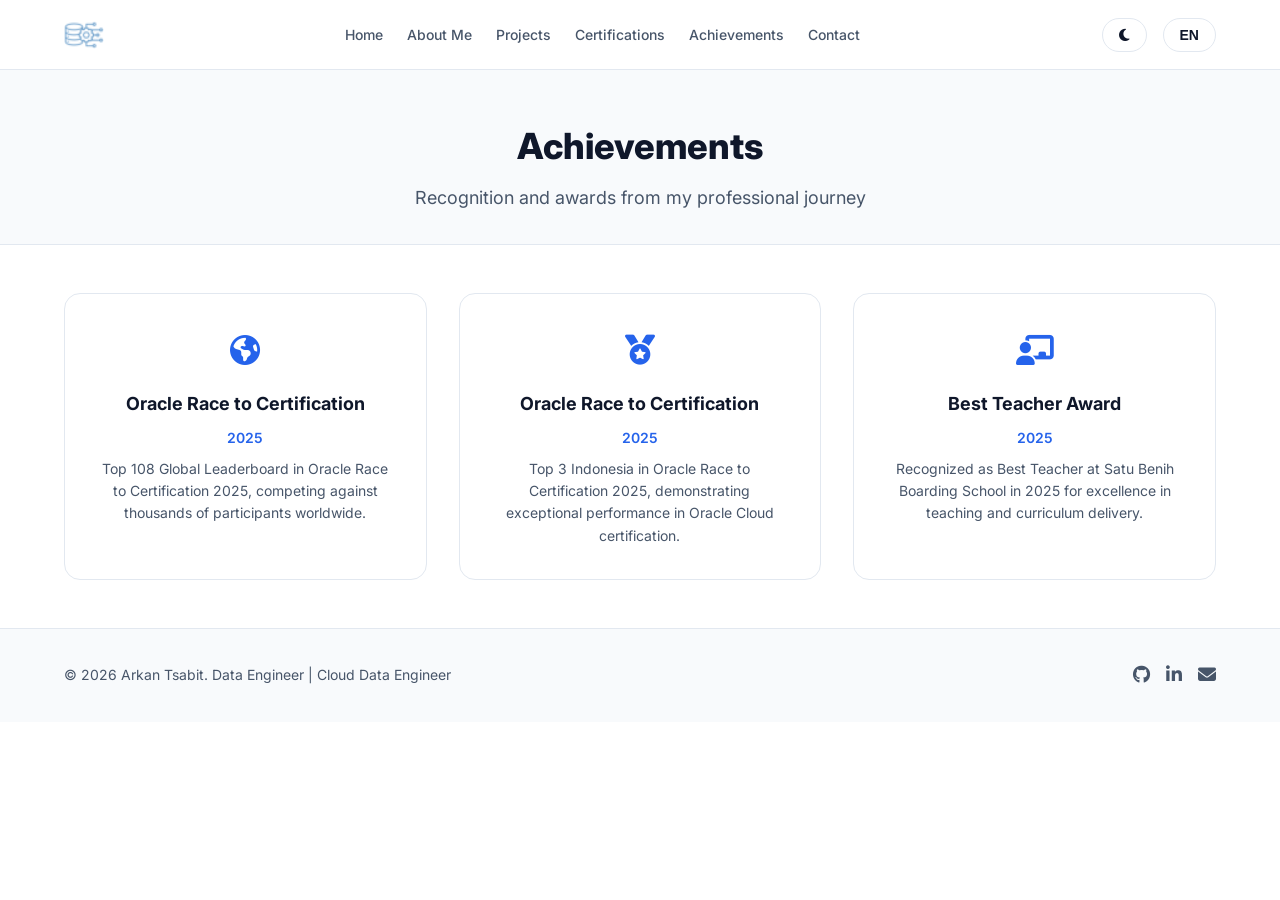
<file: achievements.html>
<!DOCTYPE html>
<html lang="en">
<head>
    <meta charset="UTF-8" />
    <meta name="viewport" content="width=device-width, initial-scale=1.0" />
    <title>Achievements - Arkan Tsabit</title>
    <meta name="description" content="Arkan Tsabit's achievements including Oracle Race to Certification and teaching awards." />
    <link rel="icon" type="image/x-icon" href="assets/images/favicon.ico" />
    <link rel="preconnect" href="https://fonts.googleapis.com" />
    <link rel="preconnect" href="https://fonts.gstatic.com" crossorigin />
    <link href="https://fonts.googleapis.com/css2?family=Inter:wght@300;400;500;600;700;800;900&display=swap" rel="stylesheet" />
    <link rel="stylesheet" href="https://cdnjs.cloudflare.com/ajax/libs/font-awesome/6.4.0/css/all.min.css" />
    <link rel="stylesheet" href="css/style.css" />
    <link rel="stylesheet" href="css/dark-mode.css" />
    <link rel="stylesheet" href="css/responsive.css" />

    <style>
        @keyframes fadeInUp {
            from { opacity: 0; transform: translateY(40px); }
            to { opacity: 1; transform: translateY(0); }
        }

        .animate-on-load {
            opacity: 0;
            animation: fadeInUp 0.8s cubic-bezier(0.22, 1, 0.36, 1) forwards;
        }
        .animate-on-load-delay-1 { animation-delay: 0.1s; }
        .animate-on-load-delay-2 { animation-delay: 0.2s; }
        .animate-on-load-delay-3 { animation-delay: 0.3s; }

        .achievement-card {
            background: var(--bg-primary);
            border: 1px solid var(--border-color);
            border-radius: var(--radius-xl);
            padding: var(--spacing-xl);
            text-align: center;
            transition: transform 0.4s cubic-bezier(0.22, 1, 0.36, 1), box-shadow 0.4s ease;
        }
        .achievement-card:hover {
            transform: translateY(-10px);
            box-shadow: 0 25px 50px -12px rgba(37, 99, 235, 0.25);
        }

        .achievement-icon {
            font-size: var(--font-size-3xl);
            color: var(--accent-blue);
            margin-bottom: var(--spacing-md);
            transition: transform 0.4s ease, color 0.3s ease;
        }
        .achievement-card:hover .achievement-icon {
            transform: scale(1.3) rotate(-5deg);
            color: var(--accent-blue-hover);
        }

        .achievement-card h3 {
            font-size: var(--font-size-lg);
            font-weight: 700;
            margin-bottom: var(--spacing-sm);
        }

        .achievement-card .achievement-year {
            font-size: var(--font-size-sm);
            color: var(--accent-blue);
            font-weight: 600;
            display: block;
            margin-bottom: var(--spacing-sm);
        }

        .achievement-card p {
            font-size: var(--font-size-sm);
            color: var(--text-secondary);
            line-height: 1.6;
        }

        .section-header h2 {
            position: relative;
            display: inline-block;
        }
        .section-header h2::after {
            content: '';
            position: absolute;
            bottom: -8px;
            left: 50%;
            transform: translateX(-50%);
            width: 60px;
            height: 4px;
            background: linear-gradient(90deg, var(--accent-blue), var(--accent-green));
            border-radius: var(--radius-full);
        }

        .achievements-grid {
            display: grid;
            grid-template-columns: repeat(auto-fill, minmax(320px, 1fr));
            gap: var(--spacing-xl);
        }

        [data-theme="dark"] .achievement-card {
            background: var(--bg-secondary);
            border-color: var(--border-color);
        }
        [data-theme="dark"] .achievement-card:hover {
            box-shadow: 0 25px 50px -12px rgba(59, 130, 246, 0.3);
        }

        @media (max-width: 768px) {
            .achievements-grid {
                grid-template-columns: 1fr;
            }
            .achievement-card:hover {
                transform: translateY(-6px);
            }
        }
    </style>
</head>
<body>

    <header class="header" role="banner">
        <div class="container header-container">
            <div class="logo">
                <a href="index.html" aria-label="Home">
                    <img src="assets/images/logo.ico" alt="Arkan Tsabit Logo" class="logo-img" />
                </a>
            </div>
            <nav class="nav" role="navigation" aria-label="Main navigation">
                <ul class="nav-list" id="navList">
                    <li><a href="index.html" class="nav-link" data-i18n="nav.home">Home</a></li>
                    <li><a href="about.html" class="nav-link" data-i18n="nav.about">About Me</a></li>
                    <li><a href="projects.html" class="nav-link" data-i18n="nav.projects">Projects</a></li>
                    <li><a href="certifications.html" class="nav-link" data-i18n="nav.certifications">Certifications</a></li>
                    <li><a href="achievements.html" class="nav-link active" data-i18n="nav.achievements">Achievements</a></li>
                    <li><a href="contact.html" class="nav-link" data-i18n="nav.contact">Contact</a></li>
                </ul>
            </nav>
            <div class="header-controls">
                <button class="theme-toggle" id="themeToggle" aria-label="Toggle dark mode">
                    <i class="fas fa-moon" id="themeIcon"></i>
                </button>
                <button class="lang-toggle" id="langToggle" aria-label="Toggle language">
                    <span class="lang-text" id="langText">EN</span>
                </button>
                <button class="hamburger" id="hamburger" aria-label="Toggle navigation">
                    <span></span>
                    <span></span>
                    <span></span>
                </button>
            </div>
        </div>
    </header>

    <main>

        <section class="page-header animate-on-load">
            <div class="container">
                <h1 data-i18n="achievements.page_title">Achievements</h1>
                <p data-i18n="achievements.page_subtitle">Recognition and awards from my professional journey</p>
            </div>
        </section>

        <section class="achievements-section">
            <div class="container">
                <div class="achievements-grid" id="achievementsGrid">
                    <!-- Akan diisi oleh JavaScript -->
                </div>
            </div>
        </section>

    </main>

    <footer class="footer" role="contentinfo">
        <div class="container footer-container">
            <p class="footer-text">
                &copy; <span id="currentYear"></span> Arkan Tsabit.
                <span data-i18n="footer.credit">Data Engineer | Cloud Data Engineer</span>
            </p>
            <div class="footer-links" id="docsLink">
                <a href="docs.html" class="footer-doc-link">
                    <i class="fas fa-book"></i> Documentation
                </a>
            </div>
            <div class="footer-social">
                <a href="https://github.com/ArkanTsabit123" target="_blank" rel="noopener noreferrer" aria-label="GitHub">
                    <i class="fab fa-github"></i>
                </a>
                <a href="https://www.linkedin.com/in/arkan-tsabit-0b12b9407/" target="_blank" rel="noopener noreferrer" aria-label="LinkedIn">
                    <i class="fab fa-linkedin-in"></i>
                </a>
                <a href="https://mail.google.com/mail/?view=cm&fs=1&to=arkantsabit025@gmail.com" target="_blank" aria-label="Email">
                    <i class="fas fa-envelope"></i>
                </a>
            </div>
        </div>
    </footer>

    <script src="js/main.js"></script>
    <script src="js/dark-mode.js"></script>
    <script src="js/i18n.js"></script>
    <script src="js/hide-docs.js"></script>

    <script>
        document.addEventListener('DOMContentLoaded', function() {
            var grid = document.getElementById('achievementsGrid');

            var achievements = [
                {
                    "title": "Oracle Race to Certification",
                    "year": "2025",
                    "icon": "fas fa-globe-americas",
                    "description": "Top 108 Global Leaderboard in Oracle Race to Certification 2025, competing against thousands of participants worldwide."
                },
                {
                    "title": "Oracle Race to Certification",
                    "year": "2025",
                    "icon": "fas fa-medal",
                    "description": "Top 3 Indonesia in Oracle Race to Certification 2025, demonstrating exceptional performance in Oracle Cloud certification."
                },
                {
                    "title": "Best Teacher Award",
                    "year": "2025",
                    "icon": "fas fa-chalkboard-teacher",
                    "description": "Recognized as Best Teacher at Satu Benih Boarding School in 2025 for excellence in teaching and curriculum delivery."
                }
            ];

            grid.innerHTML = '';

            for (var i = 0; i < achievements.length; i++) {
                var item = achievements[i];
                var delayClass = 'animate-on-load-delay-' + ((i % 3) + 1);
                grid.innerHTML += `
                    <div class="achievement-card animate-on-load ${delayClass}">
                        <div class="achievement-icon">
                            <i class="${item.icon}"></i>
                        </div>
                        <h3>${item.title}</h3>
                        <span class="achievement-year">${item.year}</span>
                        <p>${item.description}</p>
                    </div>
                `;
            }
        });
    </script>

</body>
</html>
</file>
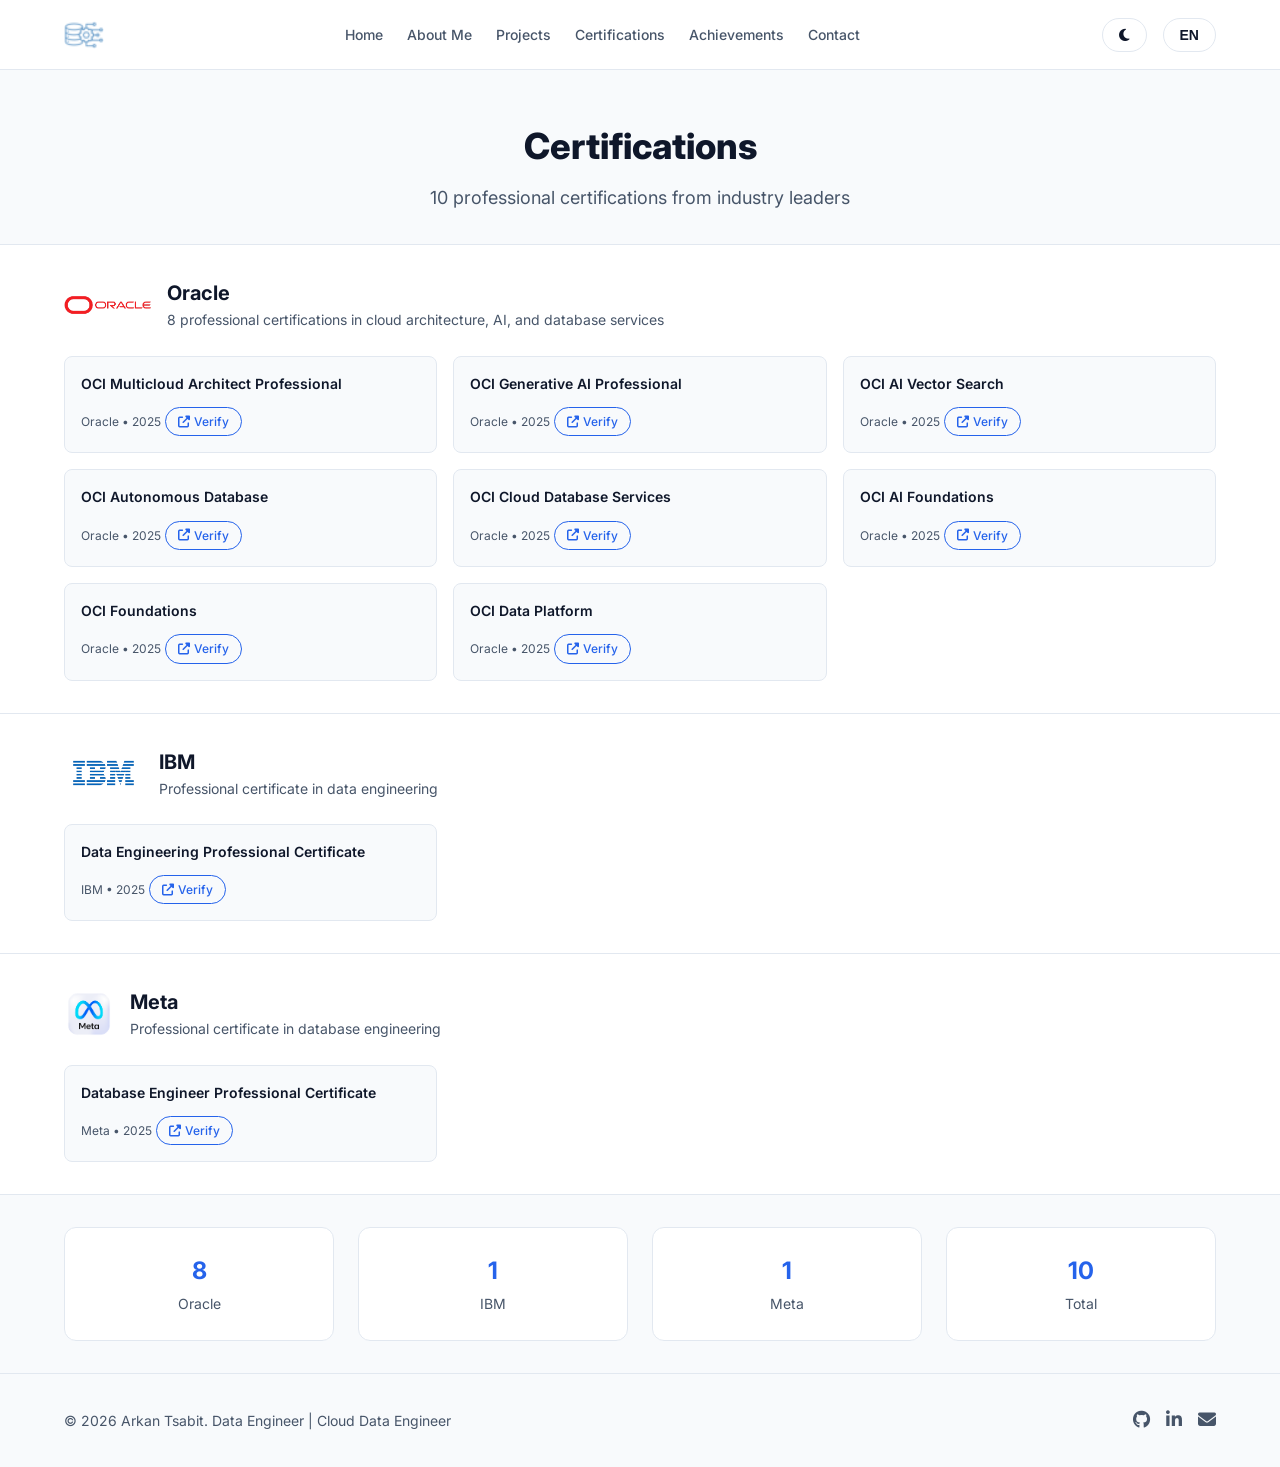
<file: certifications.html>
<!DOCTYPE html>
<html lang="en">
<head>
    <meta charset="UTF-8" />
    <meta name="viewport" content="width=device-width, initial-scale=1.0" />
    <title>Certifications - Arkan Tsabit</title>
    <meta name="description" content="Arkan Tsabit's professional certifications from Oracle, IBM, and Meta in data engineering and cloud architecture." />
    <link rel="icon" type="image/x-icon" href="assets/images/favicon.ico" />
    <link rel="preconnect" href="https://fonts.googleapis.com" />
    <link rel="preconnect" href="https://fonts.gstatic.com" crossorigin />
    <link href="https://fonts.googleapis.com/css2?family=Inter:wght@300;400;500;600;700;800;900&display=swap" rel="stylesheet" />
    <link rel="stylesheet" href="https://cdnjs.cloudflare.com/ajax/libs/font-awesome/6.4.0/css/all.min.css" />
    <link rel="stylesheet" href="css/style.css" />
    <link rel="stylesheet" href="css/dark-mode.css" />
    <link rel="stylesheet" href="css/responsive.css" />
    <style>
        @keyframes fadeInUp {
            from { opacity: 0; transform: translateY(40px); }
            to { opacity: 1; transform: translateY(0); }
        }
        .animate-on-load {
            opacity: 0;
            animation: fadeInUp 0.8s cubic-bezier(0.22, 1, 0.36, 1) forwards;
        }
        .animate-on-load-delay-1 { animation-delay: 0.1s; }
        .animate-on-load-delay-2 { animation-delay: 0.2s; }
        .animate-on-load-delay-3 { animation-delay: 0.3s; }
        .animate-on-load-delay-4 { animation-delay: 0.4s; }
        .animate-on-load-delay-5 { animation-delay: 0.5s; }

        .cert-item {
            transition: transform 0.4s cubic-bezier(0.22, 1, 0.36, 1), box-shadow 0.4s ease;
        }
        .cert-item:hover {
            transform: translateY(-6px) scale(1.02);
            box-shadow: 0 15px 35px -12px rgba(37, 99, 235, 0.2);
        }

        .cert-provider-logo {
            transition: transform 0.4s ease;
        }
        .cert-provider:hover .cert-provider-logo {
            transform: scale(1.08);
        }

        .cert-verify-btn {
            transition: all 0.3s cubic-bezier(0.22, 1, 0.36, 1);
        }
        .cert-verify-btn:hover {
            transform: translateY(-2px);
            box-shadow: 0 8px 20px -6px rgba(37, 99, 235, 0.4);
        }

        .stat-item {
            transition: transform 0.3s ease, box-shadow 0.3s ease;
        }
        .stat-item:hover {
            transform: translateY(-6px) scale(1.03);
            box-shadow: 0 12px 30px -10px rgba(37, 99, 235, 0.2);
        }
        .stat-number {
            transition: color 0.3s ease;
        }
        .stat-item:hover .stat-number {
            color: var(--accent-blue-hover);
        }

        .section-header h2 {
            position: relative;
            display: inline-block;
        }
        .section-header h2::after {
            content: '';
            position: absolute;
            bottom: -8px;
            left: 50%;
            transform: translateX(-50%);
            width: 60px;
            height: 4px;
            background: linear-gradient(90deg, var(--accent-blue), var(--accent-green));
            border-radius: var(--radius-full);
        }

        [data-theme="dark"] .cert-item:hover {
            box-shadow: 0 15px 35px -12px rgba(59, 130, 246, 0.3);
        }
        [data-theme="dark"] .stat-item:hover {
            box-shadow: 0 12px 30px -10px rgba(59, 130, 246, 0.3);
        }

        .cert-provider {
            cursor: default;
        }

        @media (max-width: 768px) {
            .cert-item:hover {
                transform: translateY(-4px) scale(1.01);
            }
        }
    </style>
</head>
<body>

    <header class="header" role="banner">
        <div class="container header-container">
            <div class="logo">
                <a href="index.html" aria-label="Home">
                    <img src="assets/images/logo.ico" alt="Arkan Tsabit Logo" class="logo-img" />
                </a>
            </div>

            <nav class="nav" role="navigation" aria-label="Main navigation">
                <ul class="nav-list" id="navList">
                    <li><a href="index.html" class="nav-link" data-i18n="nav.home">Home</a></li>
                    <li><a href="about.html" class="nav-link" data-i18n="nav.about">About Me</a></li>
                    <li><a href="projects.html" class="nav-link" data-i18n="nav.projects">Projects</a></li>
                    <li><a href="certifications.html" class="nav-link active" data-i18n="nav.certifications">Certifications</a></li>
                    <li><a href="achievements.html" class="nav-link" data-i18n="nav.achievements">Achievements</a></li>
                    <li><a href="contact.html" class="nav-link" data-i18n="nav.contact">Contact</a></li>
                </ul>
            </nav>

            <div class="header-controls">
                <button class="theme-toggle" id="themeToggle" aria-label="Toggle dark mode">
                    <i class="fas fa-moon" id="themeIcon"></i>
                </button>
                <button class="lang-toggle" id="langToggle" aria-label="Toggle language">
                    <span class="lang-text" id="langText">EN</span>
                </button>
                <button class="hamburger" id="hamburger" aria-label="Toggle navigation">
                    <span></span>
                    <span></span>
                    <span></span>
                </button>
            </div>
        </div>
    </header>

    <main>

        <section class="page-header animate-on-load">
            <div class="container">
                <h1 data-i18n="certs.page_title">Certifications</h1>
                <p data-i18n="certs.page_subtitle">10 professional certifications from industry leaders</p>
            </div>
        </section>

        <section class="cert-section animate-on-load animate-on-load-delay-1">
            <div class="container">
                <div class="cert-provider">
                    <img src="assets/images/certifications/oracle.png" alt="Oracle" class="cert-provider-logo" />
                    <div>
                        <h2>Oracle</h2>
                        <p data-i18n="certs.oracle_desc">8 professional certifications in cloud architecture, AI, and database services</p>
                    </div>
                </div>
                <div class="cert-grid" id="oracleCerts">
                    <div class="loading-spinner" style="grid-column: 1 / -1;">
                        <i class="fas fa-spinner"></i>
                        <span>Loading certifications...</span>
                    </div>
                </div>
            </div>
        </section>

        <section class="cert-section animate-on-load animate-on-load-delay-2">
            <div class="container">
                <div class="cert-provider">
                    <img src="assets/images/certifications/ibm.png" alt="IBM" class="cert-provider-logo" />
                    <div>
                        <h2>IBM</h2>
                        <p data-i18n="certs.ibm_desc">Professional certificate in data engineering</p>
                    </div>
                </div>
                <div class="cert-grid" id="ibmCerts">
                    <div class="loading-spinner" style="grid-column: 1 / -1;">
                        <i class="fas fa-spinner"></i>
                        <span>Loading certifications...</span>
                    </div>
                </div>
            </div>
        </section>

        <section class="cert-section animate-on-load animate-on-load-delay-3">
            <div class="container">
                <div class="cert-provider">
                    <img src="assets/images/certifications/meta.png" alt="Meta" class="cert-provider-logo" />
                    <div>
                        <h2>Meta</h2>
                        <p data-i18n="certs.meta_desc">Professional certificate in database engineering</p>
                    </div>
                </div>
                <div class="cert-grid" id="metaCerts">
                    <div class="loading-spinner" style="grid-column: 1 / -1;">
                        <i class="fas fa-spinner"></i>
                        <span>Loading certifications...</span>
                    </div>
                </div>
            </div>
        </section>

        <section class="cert-stats">
            <div class="container">
                <div class="stats-grid">
                    <div class="stat-item animate-on-load animate-on-load-delay-1">
                        <span class="stat-number">8</span>
                        <span class="stat-label">Oracle</span>
                    </div>
                    <div class="stat-item animate-on-load animate-on-load-delay-2">
                        <span class="stat-number">1</span>
                        <span class="stat-label">IBM</span>
                    </div>
                    <div class="stat-item animate-on-load animate-on-load-delay-3">
                        <span class="stat-number">1</span>
                        <span class="stat-label">Meta</span>
                    </div>
                    <div class="stat-item animate-on-load animate-on-load-delay-4">
                        <span class="stat-number">10</span>
                        <span class="stat-label">Total</span>
                    </div>
                </div>
            </div>
        </section>

    </main>

    <footer class="footer" role="contentinfo">
        <div class="container footer-container">
            <p class="footer-text">
                &copy; <span id="currentYear"></span> Arkan Tsabit.
                <span data-i18n="footer.credit">Data Engineer | Cloud Data Engineer</span>
            </p>
            <div class="footer-links" id="docsLink">
                <a href="docs.html" class="footer-doc-link">
                    <i class="fas fa-book"></i> Documentation
                </a>
            </div>
            <div class="footer-social">
                <a href="https://github.com/ArkanTsabit123" target="_blank" rel="noopener noreferrer" aria-label="GitHub">
                    <i class="fab fa-github"></i>
                </a>
                <a href="https://www.linkedin.com/in/arkan-tsabit-0b12b9407/" target="_blank" rel="noopener noreferrer" aria-label="LinkedIn">
                    <i class="fab fa-linkedin-in"></i>
                </a>
                <a href="https://mail.google.com/mail/?view=cm&fs=1&to=arkantsabit025@gmail.com" target="_blank" aria-label="Email">
                    <i class="fas fa-envelope"></i>
                </a>
            </div>
        </div>
    </footer>

    <script src="js/main.js"></script>
    <script src="js/dark-mode.js"></script>
    <script src="js/i18n.js"></script>
    <script src="js/hide-docs.js"></script>

    <script>
        document.addEventListener('DOMContentLoaded', function() {
            fetch('data/certifications.json')
                .then(function(response) {
                    if (!response.ok) {
                        throw new Error('Network response was not ok');
                    }
                    return response.json();
                })
                .then(function(data) {
                    if (!data.certifications || data.certifications.length === 0) {
                        throw new Error('No certifications data found');
                    }

                    var certs = data.certifications;
                    var oracleCerts = certs.filter(function(c) { return c.provider === 'Oracle'; });
                    var ibmCerts = certs.filter(function(c) { return c.provider === 'IBM'; });
                    var metaCerts = certs.filter(function(c) { return c.provider === 'Meta'; });

                    renderCertGrid('oracleCerts', oracleCerts);
                    renderCertGrid('ibmCerts', ibmCerts);
                    renderCertGrid('metaCerts', metaCerts);
                })
                .catch(function(error) {
                    console.error('Error loading certifications:', error);
                    var containers = ['oracleCerts', 'ibmCerts', 'metaCerts'];
                    containers.forEach(function(id) {
                        document.getElementById(id).innerHTML = `
                            <div class="error-message" style="grid-column: 1 / -1;">
                                <i class="fas fa-exclamation-circle"></i>
                                <p>Unable to load certifications. Please try again later.</p>
                            </div>
                        `;
                    });
                });

            function renderCertGrid(elementId, certs) {
                var container = document.getElementById(elementId);
                if (!container) return;

                if (certs.length === 0) {
                    container.innerHTML = `
                        <div class="cert-item" style="grid-column: 1 / -1; text-align: center; padding: var(--spacing-lg);">
                            <p style="color: var(--text-secondary);">No certifications found for this provider.</p>
                        </div>
                    `;
                    return;
                }

                var html = '';
                for (var i = 0; i < certs.length; i++) {
                    var cert = certs[i];
                    var delayClass = 'animate-on-load-delay-' + ((i % 5) + 1);
                    html += `
                        <div class="cert-item animate-on-load ${delayClass}">
                            <h4>${cert.name}</h4>
                            <span>${cert.provider} • ${cert.year || 'N/A'}</span>
                            ${cert.link ? `
                                <a href="${cert.link}"
                                   target="_blank"
                                   rel="noopener noreferrer"
                                   class="cert-verify-btn">
                                    <i class="fas fa-external-link-alt"></i> Verify
                                </a>
                            ` : ''}
                        </div>
                    `;
                }
                container.innerHTML = html;
            }
        });
    </script>

</body>
</html>
</file>
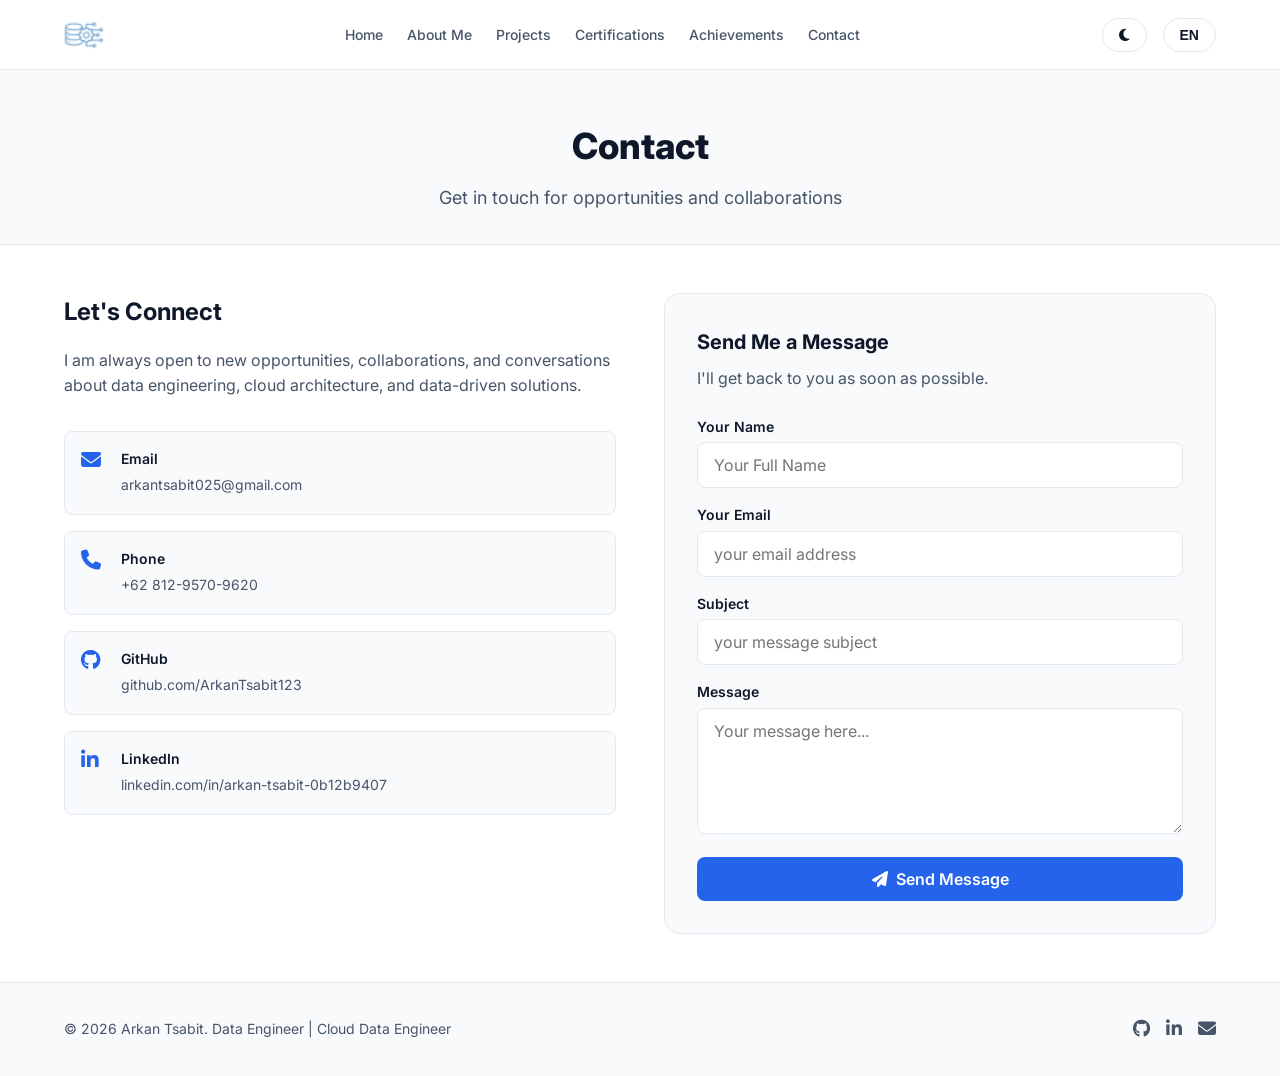
<file: contact.html>
<!DOCTYPE html>
<html lang="en">
<head>
    <meta charset="UTF-8" />
    <meta name="viewport" content="width=device-width, initial-scale=1.0" />
    <title>Contact - Arkan Tsabit</title>
    <meta name="description" content="Contact Arkan Tsabit - Data Engineer available for opportunities and collaborations." />
    <link rel="icon" type="image/x-icon" href="assets/images/favicon.ico" />
    <link rel="preconnect" href="https://fonts.googleapis.com" />
    <link rel="preconnect" href="https://fonts.gstatic.com" crossorigin />
    <link href="https://fonts.googleapis.com/css2?family=Inter:wght@300;400;500;600;700;800;900&display=swap" rel="stylesheet" />
    <link rel="stylesheet" href="https://cdnjs.cloudflare.com/ajax/libs/font-awesome/6.4.0/css/all.min.css" />
    <link rel="stylesheet" href="css/style.css" />
    <link rel="stylesheet" href="css/dark-mode.css" />
    <link rel="stylesheet" href="css/responsive.css" />
    <style>
        /* ============================================================
           ANIMATIONS
           ============================================================ */
        @keyframes fadeInUp {
            from {
                opacity: 0;
                transform: translateY(40px);
            }
            to {
                opacity: 1;
                transform: translateY(0);
            }
        }

        @keyframes pulseGlow {
            0%, 100% {
                box-shadow: 0 0 20px rgba(37, 99, 235, 0.1);
            }
            50% {
                box-shadow: 0 0 40px rgba(37, 99, 235, 0.2);
            }
        }

        .animate-on-load {
            opacity: 0;
            animation: fadeInUp 0.8s cubic-bezier(0.22, 1, 0.36, 1) forwards;
        }

        .animate-on-load-delay-1 {
            animation-delay: 0.1s;
        }

        .animate-on-load-delay-2 {
            animation-delay: 0.2s;
        }

        .animate-on-load-delay-3 {
            animation-delay: 0.3s;
        }

        .animate-on-load-delay-4 {
            animation-delay: 0.4s;
        }

        .animate-on-load-delay-5 {
            animation-delay: 0.5s;
        }

        .animate-on-load-delay-6 {
            animation-delay: 0.6s;
        }

        /* ============================================================
           SECTION HEADER
           ============================================================ */
        .section-header h2 {
            position: relative;
            display: inline-block;
        }

        .section-header h2::after {
            content: '';
            position: absolute;
            bottom: -8px;
            left: 50%;
            transform: translateX(-50%);
            width: 60px;
            height: 4px;
            background: linear-gradient(90deg, var(--accent-blue), var(--accent-green));
            border-radius: var(--radius-full);
        }

        /* ============================================================
           CONTACT ITEMS
           ============================================================ */
        .contact-item {
            transition: transform 0.3s ease, box-shadow 0.3s ease;
            padding: var(--spacing-md);
            border-radius: var(--radius-md);
            background: var(--bg-secondary);
            border: 1px solid var(--border-color);
            margin-bottom: var(--spacing-md);
        }

        .contact-item:hover {
            transform: translateX(8px);
            box-shadow: 0 8px 25px -8px rgba(37, 99, 235, 0.15);
            border-color: var(--accent-blue);
        }

        .contact-item i {
            transition: transform 0.3s ease, color 0.3s ease;
        }

        .contact-item:hover i {
            transform: scale(1.2);
            color: var(--accent-blue-hover);
        }

        /* ============================================================
           CONTACT FORM
           ============================================================ */
        .contact-form {
            transition: transform 0.3s ease, box-shadow 0.3s ease;
        }

        .contact-form:hover {
            transform: translateY(-4px);
            box-shadow: 0 20px 40px -15px rgba(0, 0, 0, 0.1);
        }

        .form-group input,
        .form-group textarea {
            transition: border-color 0.3s ease, box-shadow 0.3s ease;
        }

        .form-group input:focus,
        .form-group textarea:focus {
            border-color: var(--accent-blue);
            box-shadow: 0 0 0 4px rgba(37, 99, 235, 0.1);
        }

        /* ============================================================
           BUTTONS
           ============================================================ */
        .btn-primary {
            transition: all 0.3s cubic-bezier(0.22, 1, 0.36, 1);
            position: relative;
            overflow: hidden;
        }

        .btn-primary::after {
            content: '';
            position: absolute;
            top: 50%;
            left: 50%;
            width: 0;
            height: 0;
            background: rgba(255, 255, 255, 0.2);
            border-radius: 50%;
            transform: translate(-50%, -50%);
            transition: width 0.6s ease, height 0.6s ease;
        }

        .btn-primary:hover::after {
            width: 300px;
            height: 300px;
        }

        .btn-primary:hover {
            transform: translateY(-3px);
            box-shadow: 0 10px 30px -8px rgba(37, 99, 235, 0.4);
        }

        /* ============================================================
           DARK MODE
           ============================================================ */
        [data-theme="dark"] .contact-item {
            background: var(--bg-tertiary);
        }

        [data-theme="dark"] .contact-item:hover {
            box-shadow: 0 8px 25px -8px rgba(59, 130, 246, 0.3);
            border-color: var(--accent-blue);
        }

        [data-theme="dark"] .contact-form:hover {
            box-shadow: 0 20px 40px -15px rgba(0, 0, 0, 0.4);
        }

        [data-theme="dark"] .form-group input:focus,
        [data-theme="dark"] .form-group textarea:focus {
            box-shadow: 0 0 0 4px rgba(59, 130, 246, 0.2);
        }

        /* ============================================================
           RESPONSIVE
           ============================================================ */
        @media (max-width: 768px) {
            .contact-item:hover {
                transform: translateX(4px);
            }
        }
    </style>
</head>
<body>

    <header class="header" role="banner">
        <div class="container header-container">
            <div class="logo">
                <a href="index.html" aria-label="Home">
                    <img src="assets/images/logo.ico" alt="Arkan Tsabit Logo" class="logo-img" />
                </a>
            </div>
            <nav class="nav" role="navigation" aria-label="Main navigation">
                <ul class="nav-list" id="navList">
                    <li><a href="index.html" class="nav-link" data-i18n="nav.home">Home</a></li>
                    <li><a href="about.html" class="nav-link" data-i18n="nav.about">About Me</a></li>
                    <li><a href="projects.html" class="nav-link" data-i18n="nav.projects">Projects</a></li>
                    <li><a href="certifications.html" class="nav-link" data-i18n="nav.certifications">Certifications</a></li>
                    <li><a href="achievements.html" class="nav-link" data-i18n="nav.achievements">Achievements</a></li>
                    <li><a href="contact.html" class="nav-link active" data-i18n="nav.contact">Contact</a></li>
                </ul>
            </nav>
            <div class="header-controls">
                <button class="theme-toggle" id="themeToggle" aria-label="Toggle dark mode">
                    <i class="fas fa-moon" id="themeIcon"></i>
                </button>
                <button class="lang-toggle" id="langToggle" aria-label="Toggle language">
                    <span class="lang-text" id="langText">EN</span>
                </button>
                <button class="hamburger" id="hamburger" aria-label="Toggle navigation">
                    <span></span>
                    <span></span>
                    <span></span>
                </button>
            </div>
        </div>
    </header>

    <main>

        <section class="page-header animate-on-load">
            <div class="container">
                <h1 data-i18n="contact.page_title">Contact</h1>
                <p data-i18n="contact.page_subtitle">Get in touch for opportunities and collaborations</p>
            </div>
        </section>

        <section class="contact-section">
            <div class="container">
                <div class="contact-grid">
                    <!-- Contact Info -->
                    <div class="contact-info animate-on-load animate-on-load-delay-1">
                        <h2 data-i18n="contact.connect_title">Let's Connect</h2>
                        <p data-i18n="contact.connect_desc">
                            I am always open to new opportunities, collaborations, and conversations
                            about data engineering, cloud architecture, and data-driven solutions.
                        </p>

                        <div class="contact-item animate-on-load animate-on-load-delay-2">
                            <i class="fas fa-envelope"></i>
                            <div>
                                <h4>Email</h4>
                                <a href="mailto:arkantsabit025@gmail.com?subject=Hello%20Arkan" target="_blank">
                                    arkantsabit025@gmail.com
                                </a>
                            </div>
                        </div>

                        <div class="contact-item animate-on-load animate-on-load-delay-3">
                            <i class="fas fa-phone"></i>
                            <div>
                                <h4>Phone</h4>
                                <a href="https://wa.me/6281295709620" target="_blank">+62 812-9570-9620</a>
                            </div>
                        </div>

                        <div class="contact-item animate-on-load animate-on-load-delay-4">
                            <i class="fab fa-github"></i>
                            <div>
                                <h4>GitHub</h4>
                                <a href="https://github.com/ArkanTsabit123" target="_blank">github.com/ArkanTsabit123</a>
                            </div>
                        </div>

                        <div class="contact-item animate-on-load animate-on-load-delay-5">
                            <i class="fab fa-linkedin-in"></i>
                            <div>
                                <h4>LinkedIn</h4>
                                <a href="https://www.linkedin.com/in/arkan-tsabit-0b12b9407/" target="_blank">linkedin.com/in/arkan-tsabit-0b12b9407</a>
                            </div>
                        </div>
                    </div>

                    <!-- Contact Form -->
                    <div class="contact-form animate-on-load animate-on-load-delay-3" id="contact-form">
                        <h2 data-i18n="contact.form_title">Send Me a Message</h2>
                        <p data-i18n="contact.form_desc">I'll get back to you as soon as possible.</p>

                        <form id="contactForm" method="POST">
                            <div class="form-group">
                                <label for="name" data-i18n="contact.form_name">Your Name</label>
                                <input type="text" id="name" name="Name" placeholder="Your Full Name" required />
                            </div>

                            <div class="form-group">
                                <label for="email" data-i18n="contact.form_email">Your Email</label>
                                <input type="email" id="email" name="Email" placeholder="your email address" required />
                            </div>

                            <div class="form-group">
                                <label for="subject" data-i18n="contact.form_subject">Subject</label>
                                <input type="text" id="subject" name="Subject" placeholder="your message subject" required />
                            </div>

                            <div class="form-group">
                                <label for="message" data-i18n="contact.form_message">Message</label>
                                <textarea id="message" name="Message" rows="5" placeholder="Your message here..." required></textarea>
                            </div>

                            <button type="submit" class="btn btn-primary btn-block" data-i18n="contact.form_send">
                                <i class="fas fa-paper-plane"></i> Send Message
                            </button>
                        </form>
                    </div>
                </div>
            </div>
        </section>

    </main>

    <footer class="footer" role="contentinfo">
        <div class="container footer-container">
            <p class="footer-text">
                &copy; <span id="currentYear"></span> Arkan Tsabit.
                <span data-i18n="footer.credit">Data Engineer | Cloud Data Engineer</span>
            </p>
            <div class="footer-links" id="docsLink">
                <a href="docs.html" class="footer-doc-link">
                    <i class="fas fa-book"></i> Documentation
                </a>
            </div>
            <div class="footer-social">
                <a href="https://github.com/ArkanTsabit123" target="_blank" rel="noopener noreferrer" aria-label="GitHub">
                    <i class="fab fa-github"></i>
                </a>
                <a href="https://www.linkedin.com/in/arkan-tsabit-0b12b9407/" target="_blank" rel="noopener noreferrer" aria-label="LinkedIn">
                    <i class="fab fa-linkedin-in"></i>
                </a>
                <a href="https://mail.google.com/mail/?view=cm&fs=1&to=arkantsabit025@gmail.com" target="_blank" aria-label="Email">
                    <i class="fas fa-envelope"></i>
                </a>
            </div>
        </div>
    </footer>

    <script src="js/main.js"></script>
    <script src="js/dark-mode.js"></script>
    <script src="js/i18n.js"></script>
    <script src="js/hide-docs.js"></script>

    <script>
        // ============================================================
        // CONTACT FORM - GOOGLE SHEETS INTEGRATION
        // ============================================================
        var form = document.getElementById('contactForm');
        var scriptURL = 'https://script.google.com/macros/s/AKfycbyhzkXTEjtzGFH45462wgNJUsFbdAql5cXaQR5QrKFSYvrnvUSsi_j9BZNmLXWgCEKw/exec';

        form.addEventListener('submit', function(e) {
            e.preventDefault();

            var submitButton = form.querySelector('button[type="submit"]');
            var originalText = submitButton.innerText;
            submitButton.innerText = 'Sending...';
            submitButton.disabled = true;

            fetch(scriptURL, {
                    method: 'POST',
                    body: new FormData(form)
                })
                .then(function(response) {
                    return response.json();
                })
                .then(function(result) {
                    if (result.result === 'success') {
                        alert('Your message has been sent! Thank you.');
                        form.reset();
                    } else {
                        alert('Something went wrong. Please try again.');
                    }
                })
                .catch(function(error) {
                    console.error('Error:', error);
                    alert('Something went wrong. Please try again.');
                })
                .finally(function() {
                    submitButton.innerText = originalText;
                    submitButton.disabled = false;
                });
        });

        // ============================================================
        // ANIMATION ON SCROLL
        // ============================================================
        document.addEventListener('DOMContentLoaded', function() {
            var animateElements = document.querySelectorAll('.animate-on-load');

            var observer = new IntersectionObserver(function(entries) {
                entries.forEach(function(entry) {
                    if (entry.isIntersecting) {
                        entry.target.style.animationPlayState = 'running';
                    }
                });
            }, {
                threshold: 0.1
            });

            animateElements.forEach(function(el) {
                el.style.animationPlayState = 'paused';
                observer.observe(el);
            });

            setTimeout(function() {
                animateElements.forEach(function(el) {
                    var rect = el.getBoundingClientRect();
                    if (rect.top < window.innerHeight) {
                        el.style.animationPlayState = 'running';
                    }
                });
            }, 100);
        });
    </script>

</body>
</html>
</file>
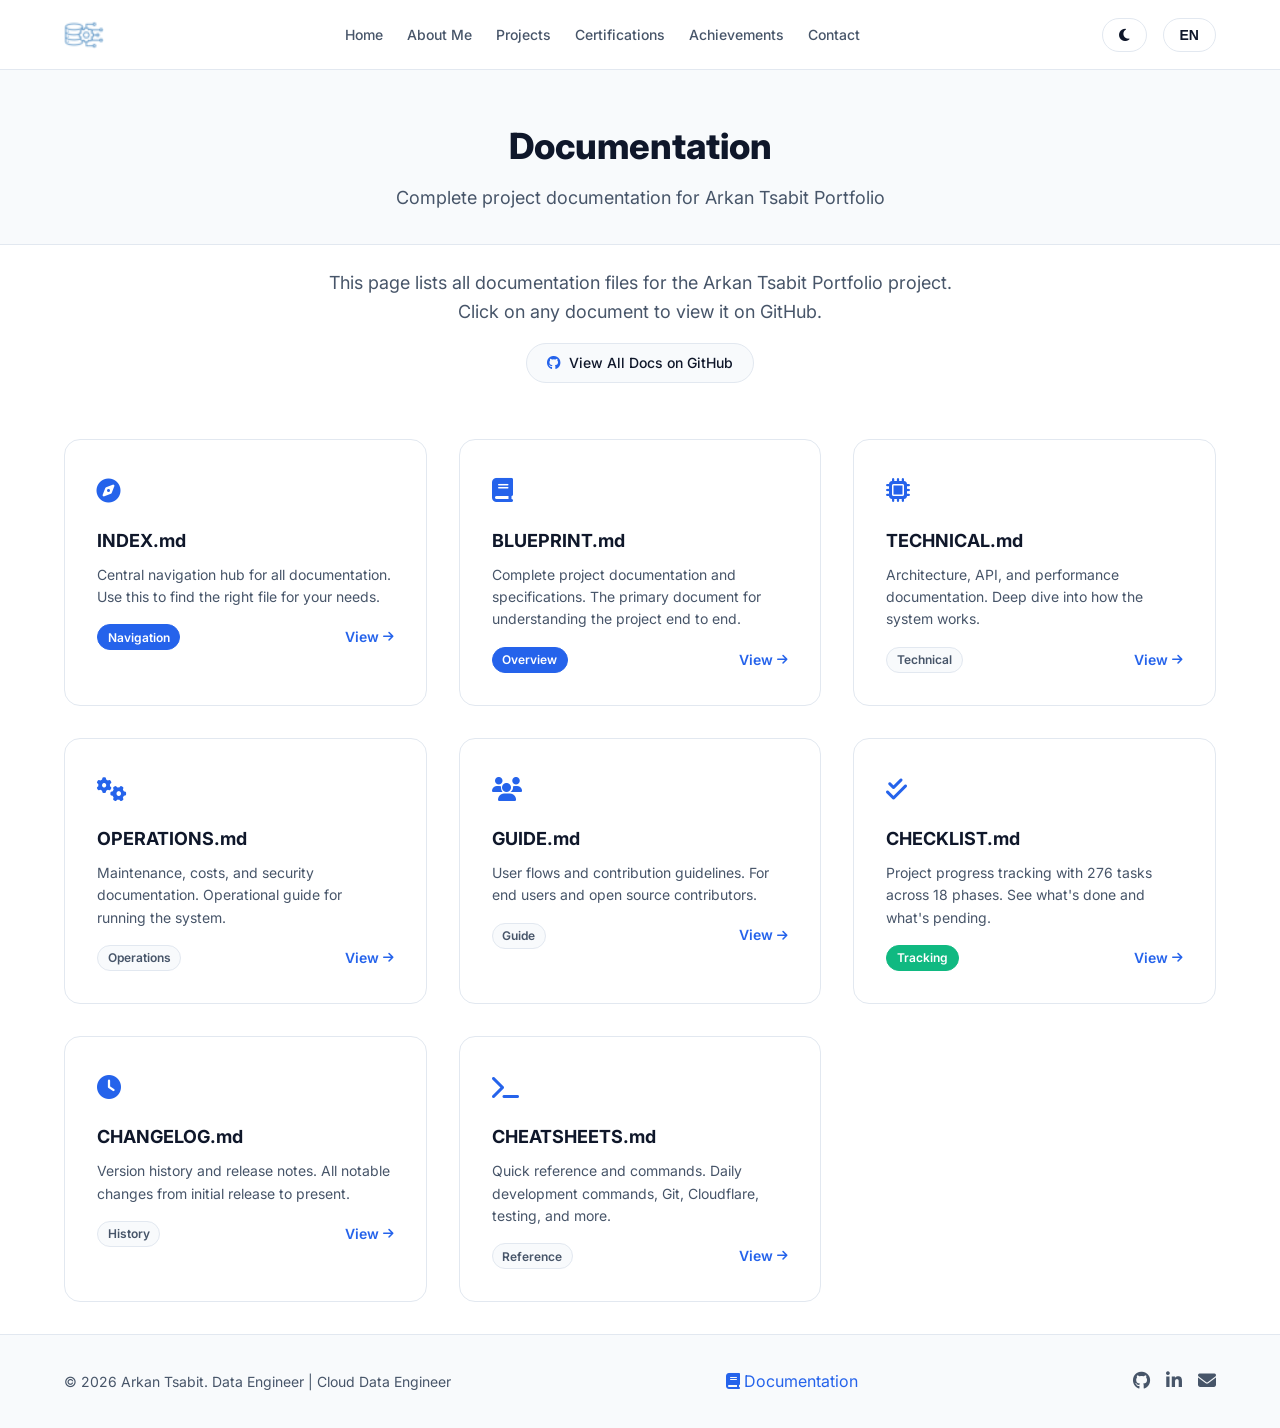
<file: docs.html>
<!DOCTYPE html>
<html lang="en">
<head>
    <meta charset="UTF-8" />
    <meta name="viewport" content="width=device-width, initial-scale=1.0" />
    <title>Documentation - Arkan Tsabit</title>
    <meta name="description" content="Complete documentation for Arkan Tsabit Portfolio website." />
    <link rel="icon" type="image/x-icon" href="assets/images/favicon.ico" />
    <link rel="preconnect" href="https://fonts.googleapis.com" />
    <link rel="preconnect" href="https://fonts.gstatic.com" crossorigin />
    <link href="https://fonts.googleapis.com/css2?family=Inter:wght@300;400;500;600;700;800&display=swap" rel="stylesheet" />
    <link rel="stylesheet" href="https://cdnjs.cloudflare.com/ajax/libs/font-awesome/6.4.0/css/all.min.css" />
    <link rel="stylesheet" href="css/style.css" />
    <link rel="stylesheet" href="css/dark-mode.css" />
    <link rel="stylesheet" href="css/responsive.css" />
    <style>
        /* Additional styles for docs page */
        .docs-grid {
            display: grid;
            grid-template-columns: repeat(auto-fill, minmax(320px, 1fr));
            gap: var(--spacing-xl);
            padding: var(--spacing-xl) 0;
        }

        .doc-card {
            background: var(--bg-primary);
            border: 1px solid var(--border-color);
            border-radius: var(--radius-xl);
            padding: var(--spacing-xl);
            transition: transform var(--transition-fast), box-shadow var(--transition-fast);
        }

        .doc-card:hover {
            transform: translateY(-4px);
            box-shadow: var(--shadow-lg);
        }

        .doc-card .doc-icon {
            font-size: var(--font-size-2xl);
            color: var(--accent-blue);
            margin-bottom: var(--spacing-md);
        }

        .doc-card h3 {
            font-size: var(--font-size-lg);
            font-weight: 700;
            margin-bottom: var(--spacing-sm);
        }

        .doc-card .doc-description {
            font-size: var(--font-size-sm);
            color: var(--text-secondary);
            margin-bottom: var(--spacing-md);
        }

        .doc-card .doc-meta {
            display: flex;
            justify-content: space-between;
            align-items: center;
            font-size: var(--font-size-xs);
            color: var(--text-muted);
        }

        .doc-card .doc-link {
            display: inline-flex;
            align-items: center;
            gap: var(--spacing-xs);
            font-size: var(--font-size-sm);
            font-weight: 600;
            color: var(--accent-blue);
            text-decoration: none;
            transition: color var(--transition-fast);
        }

        .doc-card .doc-link:hover {
            color: var(--accent-blue-hover);
        }

        .doc-card .doc-link i {
            font-size: var(--font-size-xs);
        }

        .doc-card .badge {
            display: inline-block;
            padding: 0.15rem 0.6rem;
            border-radius: var(--radius-full);
            font-size: var(--font-size-xs);
            font-weight: 600;
            background: var(--bg-secondary);
            color: var(--text-secondary);
            border: 1px solid var(--border-color);
        }

        .doc-card .badge.primary {
            background: var(--accent-blue);
            color: var(--white);
            border-color: var(--accent-blue);
        }

        .doc-card .badge.green {
            background: var(--accent-green);
            color: var(--white);
            border-color: var(--accent-green);
        }

        .docs-intro {
            max-width: 700px;
            margin: 0 auto;
            text-align: center;
            padding: var(--spacing-lg) 0;
        }

        .docs-intro p {
            color: var(--text-secondary);
            font-size: var(--font-size-lg);
        }

        .docs-intro .github-link {
            display: inline-flex;
            align-items: center;
            gap: var(--spacing-sm);
            margin-top: var(--spacing-md);
            padding: 0.5rem 1.25rem;
            background: var(--bg-secondary);
            border: 1px solid var(--border-color);
            border-radius: var(--radius-full);
            color: var(--text-primary);
            font-weight: 500;
            font-size: var(--font-size-sm);
            text-decoration: none;
            transition: all var(--transition-fast);
        }

        .docs-intro .github-link:hover {
            background: var(--bg-tertiary);
            transform: translateY(-2px);
        }

        .docs-intro .github-link i {
            color: var(--accent-blue);
        }

        @media (max-width: 768px) {
            .docs-grid {
                grid-template-columns: 1fr;
            }
        }
    </style>
</head>
<body>

    <!-- ============================================================
    HEADER
    ============================================================ -->
    <header class="header" role="banner">
        <div class="container header-container">
            <div class="logo">
                <a href="index.html" aria-label="Home">
                    <img src="assets/images/logo.ico" alt="Arkan Tsabit Logo" class="logo-img" />
                </a>
            </div>
            <nav class="nav" role="navigation" aria-label="Main navigation">
                <ul class="nav-list" id="navList">
                    <li><a href="index.html" class="nav-link" data-i18n="nav.home">Home</a></li>
                    <li><a href="about.html" class="nav-link" data-i18n="nav.about">About Me</a></li>
                    <li><a href="projects.html" class="nav-link" data-i18n="nav.projects">Projects</a></li>
                    <li><a href="certifications.html" class="nav-link" data-i18n="nav.certifications">Certifications</a></li>
                    <li><a href="achievements.html" class="nav-link" data-i18n="nav.achievements">Achievements</a></li>
                    <li><a href="contact.html" class="nav-link" data-i18n="nav.contact">Contact</a></li>
                </ul>
            </nav>
            <div class="header-controls">
                <button class="theme-toggle" id="themeToggle" aria-label="Toggle dark mode">
                    <i class="fas fa-moon" id="themeIcon"></i>
                </button>
                <button class="lang-toggle" id="langToggle" aria-label="Toggle language">
                    <span class="lang-text" id="langText">EN</span>
                </button>
                <button class="hamburger" id="hamburger" aria-label="Toggle navigation">
                    <span></span>
                    <span></span>
                    <span></span>
                </button>
            </div>
        </div>
    </header>

    <!-- ============================================================
    MAIN CONTENT
    ============================================================ -->
    <main>

        <!-- PAGE HEADER -->
        <section class="page-header">
            <div class="container">
                <h1>Documentation</h1>
                <p>Complete project documentation for Arkan Tsabit Portfolio</p>
            </div>
        </section>

        <!-- INTRO -->
        <section class="docs-intro">
            <div class="container">
                <p>
                    This page lists all documentation files for the Arkan Tsabit Portfolio project.
                    Click on any document to view it on GitHub.
                </p>
                <a href="https://github.com/ArkanTsabit123/arkan-tsabit.github.io/tree/main/docs" target="_blank" class="github-link">
                    <i class="fab fa-github"></i> View All Docs on GitHub
                </a>
            </div>
        </section>

        <!-- DOCS GRID -->
        <section>
            <div class="container">
                <div class="docs-grid">

                    <!-- INDEX.md -->
                    <div class="doc-card">
                        <div class="doc-icon">
                            <i class="fas fa-compass"></i>
                        </div>
                        <h3>INDEX.md</h3>
                        <p class="doc-description">
                            Central navigation hub for all documentation. Use this to find the right file for your needs.
                        </p>
                        <div class="doc-meta">
                            <span class="badge primary">Navigation</span>
                            <a href="https://github.com/ArkanTsabit123/arkan-tsabit.github.io/blob/main/docs/INDEX.md" target="_blank" class="doc-link">
                                View <i class="fas fa-arrow-right"></i>
                            </a>
                        </div>
                    </div>

                    <!-- BLUEPRINT.md -->
                    <div class="doc-card">
                        <div class="doc-icon">
                            <i class="fas fa-book"></i>
                        </div>
                        <h3>BLUEPRINT.md</h3>
                        <p class="doc-description">
                            Complete project documentation and specifications. The primary document for understanding the project end to end.
                        </p>
                        <div class="doc-meta">
                            <span class="badge primary">Overview</span>
                            <a href="https://github.com/ArkanTsabit123/arkan-tsabit.github.io/blob/main/docs/BLUEPRINT.md" target="_blank" class="doc-link">
                                View <i class="fas fa-arrow-right"></i>
                            </a>
                        </div>
                    </div>

                    <!-- TECHNICAL.md -->
                    <div class="doc-card">
                        <div class="doc-icon">
                            <i class="fas fa-microchip"></i>
                        </div>
                        <h3>TECHNICAL.md</h3>
                        <p class="doc-description">
                            Architecture, API, and performance documentation. Deep dive into how the system works.
                        </p>
                        <div class="doc-meta">
                            <span class="badge">Technical</span>
                            <a href="https://github.com/ArkanTsabit123/arkan-tsabit.github.io/blob/main/docs/TECHNICAL.md" target="_blank" class="doc-link">
                                View <i class="fas fa-arrow-right"></i>
                            </a>
                        </div>
                    </div>

                    <!-- OPERATIONS.md -->
                    <div class="doc-card">
                        <div class="doc-icon">
                            <i class="fas fa-cogs"></i>
                        </div>
                        <h3>OPERATIONS.md</h3>
                        <p class="doc-description">
                            Maintenance, costs, and security documentation. Operational guide for running the system.
                        </p>
                        <div class="doc-meta">
                            <span class="badge">Operations</span>
                            <a href="https://github.com/ArkanTsabit123/arkan-tsabit.github.io/blob/main/docs/OPERATIONS.md" target="_blank" class="doc-link">
                                View <i class="fas fa-arrow-right"></i>
                            </a>
                        </div>
                    </div>

                    <!-- GUIDE.md -->
                    <div class="doc-card">
                        <div class="doc-icon">
                            <i class="fas fa-users"></i>
                        </div>
                        <h3>GUIDE.md</h3>
                        <p class="doc-description">
                            User flows and contribution guidelines. For end users and open source contributors.
                        </p>
                        <div class="doc-meta">
                            <span class="badge">Guide</span>
                            <a href="https://github.com/ArkanTsabit123/arkan-tsabit.github.io/blob/main/docs/GUIDE.md" target="_blank" class="doc-link">
                                View <i class="fas fa-arrow-right"></i>
                            </a>
                        </div>
                    </div>

                    <!-- CHECKLIST.md -->
                    <div class="doc-card">
                        <div class="doc-icon">
                            <i class="fas fa-check-double"></i>
                        </div>
                        <h3>CHECKLIST.md</h3>
                        <p class="doc-description">
                            Project progress tracking with 276 tasks across 18 phases. See what's done and what's pending.
                        </p>
                        <div class="doc-meta">
                            <span class="badge green">Tracking</span>
                            <a href="https://github.com/ArkanTsabit123/arkan-tsabit.github.io/blob/main/docs/CHECKLIST.md" target="_blank" class="doc-link">
                                View <i class="fas fa-arrow-right"></i>
                            </a>
                        </div>
                    </div>

                    <!-- CHANGELOG.md -->
                    <div class="doc-card">
                        <div class="doc-icon">
                            <i class="fas fa-clock"></i>
                        </div>
                        <h3>CHANGELOG.md</h3>
                        <p class="doc-description">
                            Version history and release notes. All notable changes from initial release to present.
                        </p>
                        <div class="doc-meta">
                            <span class="badge">History</span>
                            <a href="https://github.com/ArkanTsabit123/arkan-tsabit.github.io/blob/main/docs/CHANGELOG.md" target="_blank" class="doc-link">
                                View <i class="fas fa-arrow-right"></i>
                            </a>
                        </div>
                    </div>

                    <!-- CHEATSHEETS.md -->
                    <div class="doc-card">
                        <div class="doc-icon">
                            <i class="fas fa-terminal"></i>
                        </div>
                        <h3>CHEATSHEETS.md</h3>
                        <p class="doc-description">
                            Quick reference and commands. Daily development commands, Git, Cloudflare, testing, and more.
                        </p>
                        <div class="doc-meta">
                            <span class="badge">Reference</span>
                            <a href="https://github.com/ArkanTsabit123/arkan-tsabit.github.io/blob/main/docs/CHEATSHEETS.md" target="_blank" class="doc-link">
                                View <i class="fas fa-arrow-right"></i>
                            </a>
                        </div>
                    </div>

                </div>
            </div>
        </section>

    </main>

    <!-- ============================================================
    FOOTER
    ============================================================ -->
    <footer class="footer" role="contentinfo">
        <div class="container footer-container">
            <p class="footer-text">
                &copy; <span id="currentYear"></span> Arkan Tsabit.
                <span data-i18n="footer.credit">Data Engineer | Cloud Data Engineer</span>
            </p>
            <div class="footer-links">
                <a href="docs.html" class="footer-doc-link">
                    <i class="fas fa-book"></i> Documentation
                </a>
            </div>
            <div class="footer-social">
                <a href="https://github.com/ArkanTsabit123" target="_blank" rel="noopener noreferrer" aria-label="GitHub">
                    <i class="fab fa-github"></i>
                </a>
                <a href="https://www.linkedin.com/in/arkan-tsabit-0b12b9407/" target="_blank" rel="noopener noreferrer" aria-label="LinkedIn">
                    <i class="fab fa-linkedin-in"></i>
                </a>
                <a href="https://mail.google.com/mail/?view=cm&fs=1&to=arkantsabit025@gmail.com" target="_blank" aria-label="Email">
                    <i class="fas fa-envelope"></i>
                </a>
            </div>
        </div>
    </footer>

    <!-- ============================================================
    SCRIPTS
    ============================================================ -->
    <script src="js/main.js"></script>
    <script src="js/dark-mode.js"></script>
    <script src="js/i18n.js"></script>

</body>
</html>
</file>
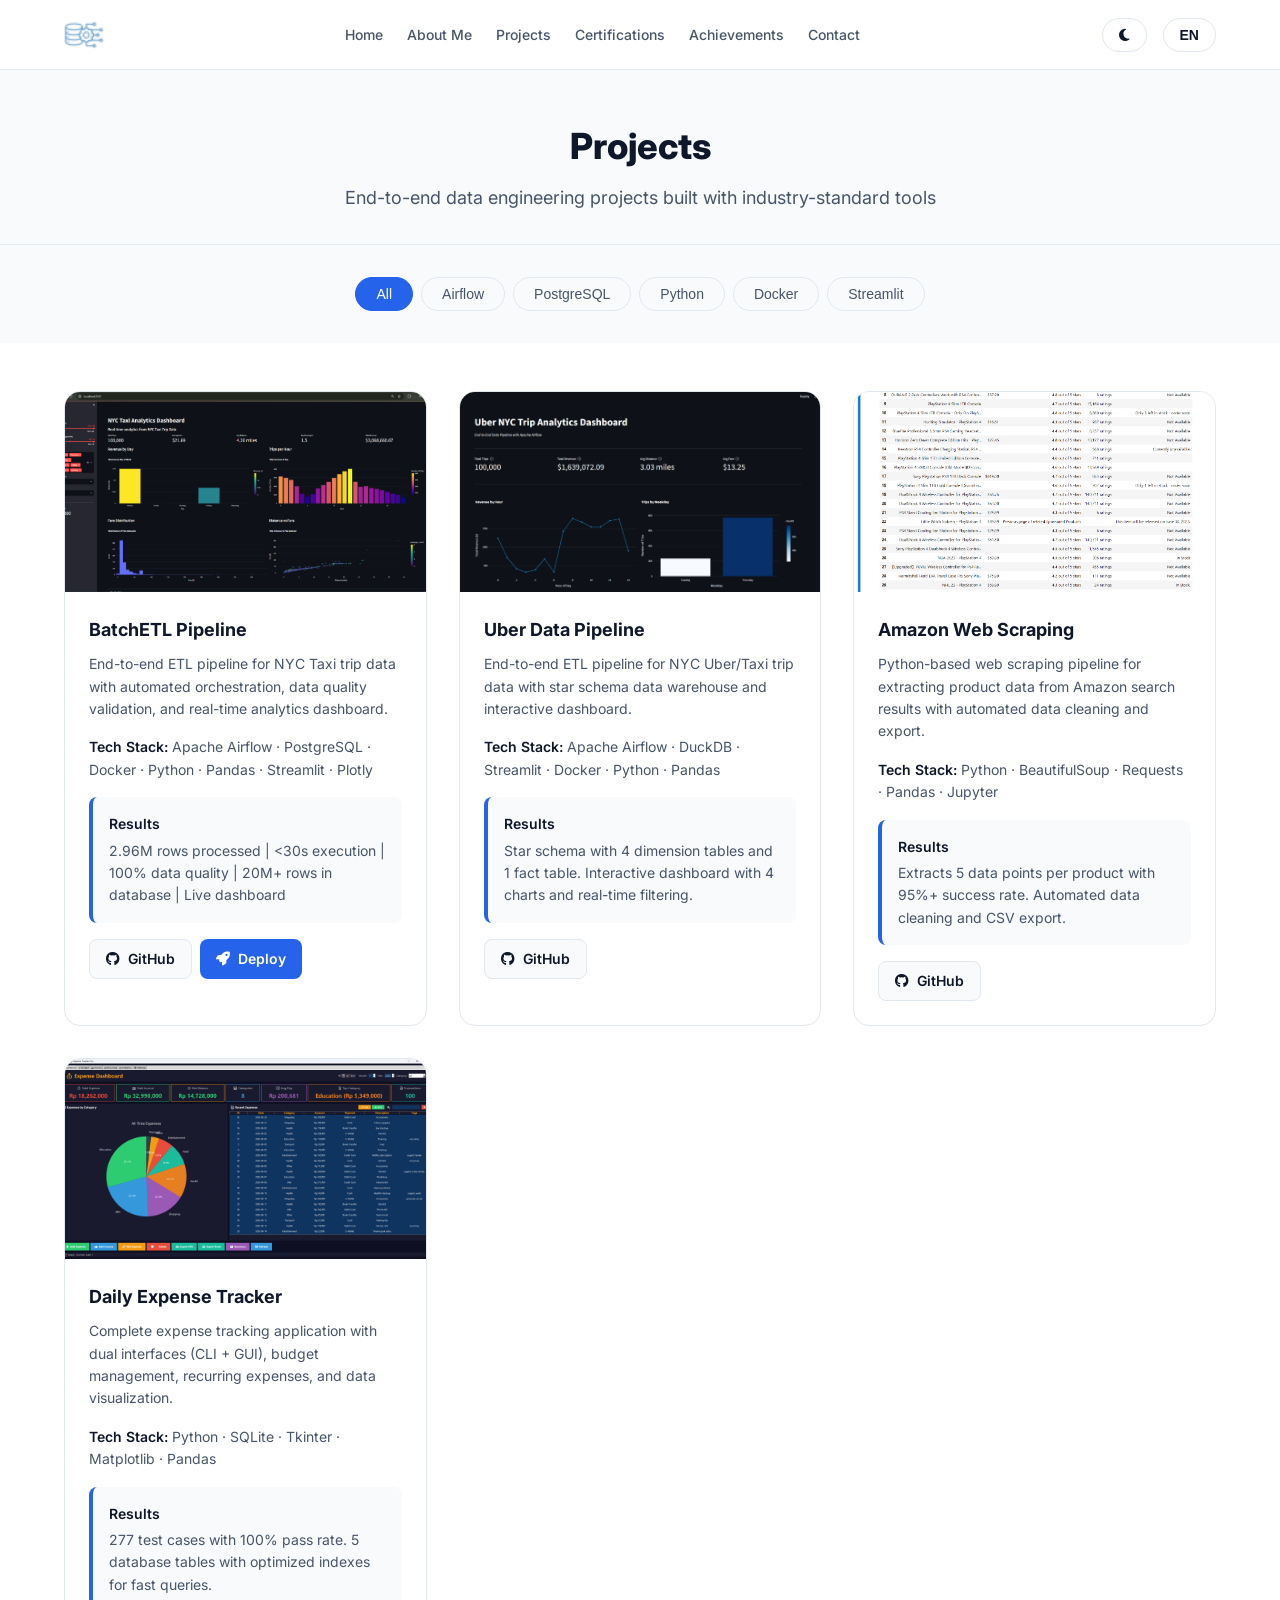
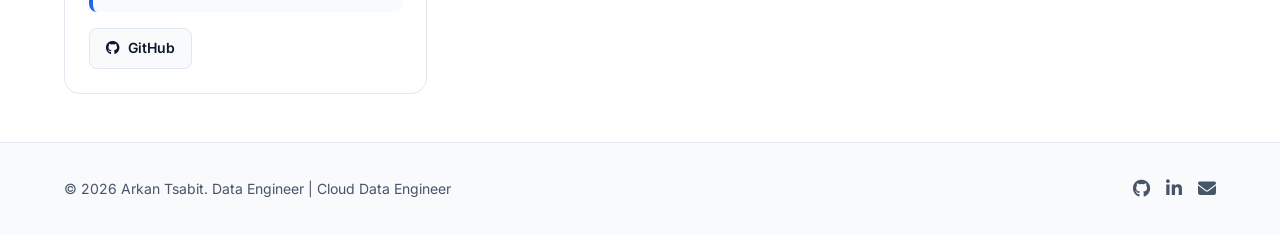
<file: projects.html>
<!DOCTYPE html>
<html lang="en">
<head>
    <meta charset="UTF-8" />
    <meta name="viewport" content="width=device-width, initial-scale=1.0" />
    <title>Projects - Arkan Tsabit</title>
    <meta name="description" content="Data engineering projects by Arkan Tsabit - ETL pipelines, data warehousing, and cloud architecture." />
    <link rel="icon" type="image/x-icon" href="assets/images/favicon.ico" />
    <link rel="preconnect" href="https://fonts.googleapis.com" />
    <link rel="preconnect" href="https://fonts.gstatic.com" crossorigin />
    <link href="https://fonts.googleapis.com/css2?family=Inter:wght@300;400;500;600;700;800;900&display=swap" rel="stylesheet" />
    <link rel="stylesheet" href="https://cdnjs.cloudflare.com/ajax/libs/font-awesome/6.4.0/css/all.min.css" />
    <link rel="stylesheet" href="css/style.css" />
    <link rel="stylesheet" href="css/dark-mode.css" />
    <link rel="stylesheet" href="css/responsive.css" />
    <style>
        /* ============================================================
           ANIMATIONS
           ============================================================ */
        @keyframes fadeInUp {
            from {
                opacity: 0;
                transform: translateY(40px);
            }
            to {
                opacity: 1;
                transform: translateY(0);
            }
        }

        .animate-on-load {
            opacity: 0;
            animation: fadeInUp 0.8s cubic-bezier(0.22, 1, 0.36, 1) forwards;
        }

        .animate-on-load-delay-1 { animation-delay: 0.1s; }
        .animate-on-load-delay-2 { animation-delay: 0.2s; }
        .animate-on-load-delay-3 { animation-delay: 0.3s; }
        .animate-on-load-delay-4 { animation-delay: 0.4s; }
        .animate-on-load-delay-5 { animation-delay: 0.5s; }

        /* ============================================================
           PROJECT CARD
           ============================================================ */
        .project-card {
            transition: transform 0.4s cubic-bezier(0.22, 1, 0.36, 1), box-shadow 0.4s ease;
        }

        .project-card:hover {
            transform: translateY(-8px) scale(1.01);
            box-shadow: 0 25px 50px -12px rgba(0, 0, 0, 0.25);
        }

        .project-card .project-image {
            transition: transform 0.6s ease;
        }

        .project-card:hover .project-image {
            transform: scale(1.02);
        }

        /* ============================================================
           PROJECT TECH STACK
           ============================================================ */
        .project-tech-stack {
            margin: var(--spacing-sm) 0 var(--spacing-md) 0;
            font-size: var(--font-size-sm);
            color: var(--text-secondary);
        }

        .project-tech-stack .tech-label {
            font-weight: 600;
            color: var(--text-primary);
        }

        .project-tech-stack .tech-items {
            color: var(--text-secondary);
        }

        .project-description {
            margin-bottom: var(--spacing-sm);
        }

        /* ============================================================
           PROJECT RESULTS
           ============================================================ */
        .project-results {
            background: var(--bg-secondary);
            padding: var(--spacing-md);
            border-radius: var(--radius-md);
            border-left: 4px solid var(--accent-blue);
            margin: var(--spacing-md) 0;
            font-size: var(--font-size-sm);
            color: var(--text-secondary);
            transition: transform 0.3s ease, box-shadow 0.3s ease;
        }

        .project-results:hover {
            transform: translateX(4px);
            box-shadow: 0 4px 15px -6px rgba(37, 99, 235, 0.15);
        }

        .project-results .results-label {
            font-weight: 600;
            color: var(--text-primary);
            display: block;
            margin-bottom: var(--spacing-xs);
        }

        /* ============================================================
           FILTER BUTTONS
           ============================================================ */
        .filter-btn {
            transition: all 0.3s cubic-bezier(0.22, 1, 0.36, 1);
        }

        .filter-btn:hover {
            transform: translateY(-2px);
        }

        .filter-btn.active {
            background: var(--accent-blue);
            color: var(--white);
            border-color: var(--accent-blue);
        }

        /* ============================================================
           BUTTONS
           ============================================================ */
        .btn-primary {
            transition: all 0.3s cubic-bezier(0.22, 1, 0.36, 1);
            position: relative;
            overflow: hidden;
        }

        .btn-primary::after {
            content: '';
            position: absolute;
            top: 50%;
            left: 50%;
            width: 0;
            height: 0;
            background: rgba(255, 255, 255, 0.2);
            border-radius: 50%;
            transform: translate(-50%, -50%);
            transition: width 0.6s ease, height 0.6s ease;
        }

        .btn-primary:hover::after {
            width: 300px;
            height: 300px;
        }

        .btn-primary:hover {
            transform: translateY(-3px);
            box-shadow: 0 10px 30px -8px rgba(37, 99, 235, 0.4);
        }

        /* ============================================================
           SECTION HEADER
           ============================================================ */
        .section-header h2 {
            position: relative;
            display: inline-block;
        }

        .section-header h2::after {
            content: '';
            position: absolute;
            bottom: -8px;
            left: 50%;
            transform: translateX(-50%);
            width: 60px;
            height: 4px;
            background: linear-gradient(90deg, var(--accent-blue), var(--accent-green));
            border-radius: var(--radius-full);
        }

        /* ============================================================
           DARK MODE
           ============================================================ */
        [data-theme="dark"] .project-card:hover {
            box-shadow: 0 25px 50px -12px rgba(0, 0, 0, 0.6);
        }

        [data-theme="dark"] .project-results {
            background: var(--bg-tertiary);
        }

        [data-theme="dark"] .project-results:hover {
            box-shadow: 0 4px 15px -6px rgba(59, 130, 246, 0.3);
        }

        /* ============================================================
           RESPONSIVE
           ============================================================ */
        @media (max-width: 768px) {
            .project-card:hover {
                transform: translateY(-4px) scale(1.01);
            }
        }
    </style>
</head>
<body>

    <header class="header" role="banner">
        <div class="container header-container">
            <div class="logo">
                <a href="index.html" aria-label="Home">
                    <img src="assets/images/logo.ico" alt="Arkan Tsabit Logo" class="logo-img" />
                </a>
            </div>
            <nav class="nav" role="navigation" aria-label="Main navigation">
                <ul class="nav-list" id="navList">
                    <li><a href="index.html" class="nav-link" data-i18n="nav.home">Home</a></li>
                    <li><a href="about.html" class="nav-link" data-i18n="nav.about">About Me</a></li>
                    <li><a href="projects.html" class="nav-link active" data-i18n="nav.projects">Projects</a></li>
                    <li><a href="certifications.html" class="nav-link" data-i18n="nav.certifications">Certifications</a></li>
                    <li><a href="achievements.html" class="nav-link" data-i18n="nav.achievements">Achievements</a></li>
                    <li><a href="contact.html" class="nav-link" data-i18n="nav.contact">Contact</a></li>
                </ul>
            </nav>
            <div class="header-controls">
                <button class="theme-toggle" id="themeToggle" aria-label="Toggle dark mode">
                    <i class="fas fa-moon" id="themeIcon"></i>
                </button>
                <button class="lang-toggle" id="langToggle" aria-label="Toggle language">
                    <span class="lang-text" id="langText">EN</span>
                </button>
                <button class="hamburger" id="hamburger" aria-label="Toggle navigation">
                    <span></span>
                    <span></span>
                    <span></span>
                </button>
            </div>
        </div>
    </header>

    <main>

        <section class="page-header animate-on-load">
            <div class="container">
                <h1 data-i18n="projects.page_title">Projects</h1>
                <p data-i18n="projects.page_subtitle">End-to-end data engineering projects built with industry-standard tools</p>
            </div>
        </section>

        <section class="filter-section animate-on-load animate-on-load-delay-1">
            <div class="container">
                <div class="filter-buttons" id="filterButtons">
                    <button class="filter-btn active" data-filter="all" data-i18n="projects.filter.all">All</button>
                    <button class="filter-btn" data-filter="airflow" data-i18n="projects.filter.airflow">Airflow</button>
                    <button class="filter-btn" data-filter="postgresql" data-i18n="projects.filter.postgresql">PostgreSQL</button>
                    <button class="filter-btn" data-filter="python" data-i18n="projects.filter.python">Python</button>
                    <button class="filter-btn" data-filter="docker" data-i18n="projects.filter.docker">Docker</button>
                    <button class="filter-btn" data-filter="streamlit" data-i18n="projects.filter.streamlit">Streamlit</button>
                </div>
            </div>
        </section>

        <section class="projects-section">
            <div class="container">
                <div class="projects-grid" id="projectsGrid">
                </div>
            </div>
        </section>

    </main>

    <footer class="footer" role="contentinfo">
        <div class="container footer-container">
            <p class="footer-text">
                &copy; <span id="currentYear"></span> Arkan Tsabit.
                <span data-i18n="footer.credit">Data Engineer | Cloud Data Engineer</span>
            </p>
            <div class="footer-links" id="docsLink">
                <a href="docs.html" class="footer-doc-link">
                    <i class="fas fa-book"></i> Documentation
                </a>
            </div>
            <div class="footer-social">
                <a href="https://github.com/ArkanTsabit123" target="_blank" rel="noopener noreferrer" aria-label="GitHub">
                    <i class="fab fa-github"></i>
                </a>
                <a href="https://www.linkedin.com/in/arkan-tsabit-0b12b9407/" target="_blank" rel="noopener noreferrer" aria-label="LinkedIn">
                    <i class="fab fa-linkedin-in"></i>
                </a>
                <a href="https://mail.google.com/mail/?view=cm&fs=1&to=arkantsabit025@gmail.com" target="_blank" aria-label="Email">
                    <i class="fas fa-envelope"></i>
                </a>
            </div>
        </div>
    </footer>

    <script src="js/main.js"></script>
    <script src="js/dark-mode.js"></script>
    <script src="js/i18n.js"></script>
    <script src="js/projects.js"></script>
    <script src="js/hide-docs.js"></script>

    <script>
        document.addEventListener('DOMContentLoaded', function() {
            var grid = document.getElementById('projectsGrid');

            fetch('data/projects.json')
                .then(function(response) {
                    if (!response.ok) {
                        throw new Error('Network response was not ok');
                    }
                    return response.json();
                })
                .then(function(data) {
                    if (!data.projects || data.projects.length === 0) {
                        throw new Error('No projects data found');
                    }
                    renderProjects(data.projects);
                })
                .catch(function(error) {
                    console.error('Error loading projects:', error);
                    grid.innerHTML = `
                        <div class="error-message" style="grid-column: 1 / -1;">
                            <i class="fas fa-exclamation-circle"></i>
                            <p>Unable to load projects. Please try again later.</p>
                        </div>
                    `;
                });

            function renderProjects(projects) {
                var html = '';

                for (var i = 0; i < projects.length; i++) {
                    var project = projects[i];
                    var techStackDisplay = project.tech_stack || project.stack.join(' · ');
                    var delayClass = 'animate-on-load-delay-' + ((i % 5) + 1);

                    var linksHtml = '';
                    linksHtml += '<a href="' + project.github + '" target="_blank" class="btn btn-sm btn-secondary">';
                    linksHtml += '<i class="fab fa-github"></i> GitHub';
                    linksHtml += '</a>';

                    if (project.demo) {
                        linksHtml += '<a href="' + project.demo + '" target="_blank" class="btn btn-sm btn-primary">';
                        linksHtml += '<i class="fas fa-rocket"></i> Deploy';
                        linksHtml += '</a>';
                    }

                    html += `
                        <div class="project-card animate-on-load ${delayClass}">
                            <div class="project-image">
                                <img src="${project.image}" alt="${project.name}" />
                            </div>
                            <div class="project-body">
                                <h3>${project.name}</h3>
                                <p class="project-description">${project.description}</p>
                                <div class="project-tech-stack">
                                    <span class="tech-label">Tech Stack:</span>
                                    <span class="tech-items">${techStackDisplay}</span>
                                </div>
                                <div class="project-results">
                                    <span class="results-label">Results</span>
                                    ${project.results}
                                </div>
                                <div class="project-links">
                                    ${linksHtml}
                                </div>
                            </div>
                        </div>
                    `;
                }

                grid.innerHTML = html;

                // Filter functionality
                var filterButtons = document.querySelectorAll('.filter-btn');
                var projectCards = document.querySelectorAll('.project-card');

                filterButtons.forEach(function(btn) {
                    btn.addEventListener('click', function() {
                        filterButtons.forEach(function(b) { b.classList.remove('active'); });
                        btn.classList.add('active');

                        var filter = btn.getAttribute('data-filter');

                        projectCards.forEach(function(card) {
                            if (filter === 'all') {
                                card.style.display = 'block';
                                return;
                            }

                            var tags = card.getAttribute('data-tags') || '';
                            if (tags.includes(filter)) {
                                card.style.display = 'block';
                            } else {
                                card.style.display = 'none';
                            }
                        });
                    });
                });

                // Set data-tags for filtering
                projectCards.forEach(function(card, index) {
                    var project = projects[index];
                    if (project && project.tags) {
                        card.setAttribute('data-tags', project.tags.join(' '));
                    }
                });
            }
        });
    </script>

</body>
</html>
</file>
<file: css/style.css>
/* ============================================================
   CSS VARIABLES
   ============================================================ */
:root {
    /* Colors */
    --bg-primary: #ffffff;
    --bg-secondary: #f8fafc;
    --bg-tertiary: #f1f5f9;
    --text-primary: #0f172a;
    --text-secondary: #475569;
    --text-muted: #94a3b8;
    --border-color: #e2e8f0;
    --accent-blue: #2563eb;
    --accent-blue-hover: #1d4ed8;
    --accent-green: #10b981;
    --accent-green-hover: #059669;
    --white: #ffffff;
    --shadow: 0 4px 6px -1px rgba(0, 0, 0, 0.1), 0 2px 4px -1px rgba(0, 0, 0, 0.06);
    --shadow-lg: 0 10px 15px -3px rgba(0, 0, 0, 0.1), 0 4px 6px -2px rgba(0, 0, 0, 0.05);
    --shadow-xl: 0 20px 25px -5px rgba(0, 0, 0, 0.1), 0 10px 10px -5px rgba(0, 0, 0, 0.04);

    /* Typography */
    --font-family: 'Inter', -apple-system, BlinkMacSystemFont, 'Segoe UI', Roboto, sans-serif;
    --font-size-xs: 0.75rem;
    --font-size-sm: 0.875rem;
    --font-size-base: 1rem;
    --font-size-lg: 1.125rem;
    --font-size-xl: 1.25rem;
    --font-size-2xl: 1.5rem;
    --font-size-3xl: 1.875rem;
    --font-size-4xl: 2.25rem;
    --font-size-5xl: 3rem;

    /* Spacing */
    --spacing-xs: 0.25rem;
    --spacing-sm: 0.5rem;
    --spacing-md: 1rem;
    --spacing-lg: 1.5rem;
    --spacing-xl: 2rem;
    --spacing-2xl: 3rem;
    --spacing-3xl: 4rem;
    --spacing-4xl: 6rem;

    /* Border Radius */
    --radius-sm: 0.25rem;
    --radius-md: 0.5rem;
    --radius-lg: 0.75rem;
    --radius-xl: 1rem;
    --radius-2xl: 1.5rem;
    --radius-full: 9999px;

    /* Container */
    --container-max: 1200px;
    --container-padding: 1.5rem;

    /* Transitions */
    --transition-fast: 150ms ease;
    --transition-base: 300ms ease;
    --transition-slow: 500ms ease;
}

/* ============================================================
   RESET & BASE
   ============================================================ */
*,
*::before,
*::after {
    margin: 0;
    padding: 0;
    box-sizing: border-box;
}

html {
    scroll-behavior: smooth;
}

body {
    font-family: var(--font-family);
    font-size: var(--font-size-base);
    color: var(--text-primary);
    background-color: var(--bg-primary);
    line-height: 1.6;
    transition: background-color var(--transition-base), color var(--transition-base);
}

a {
    color: var(--accent-blue);
    text-decoration: none;
    transition: color var(--transition-fast);
}

a:hover {
    color: var(--accent-blue-hover);
}

img {
    max-width: 100%;
    height: auto;
    display: block;
}

ul {
    list-style: none;
}

/* ============================================================
   CONTAINER
   ============================================================ */
.container {
    max-width: var(--container-max);
    margin: 0 auto;
    padding: 0 var(--container-padding);
}

/* ============================================================
   SECTION HEADER
   ============================================================ */
.section-header {
    text-align: center;
    margin-bottom: var(--spacing-2xl);
}

.section-header h2 {
    font-size: var(--font-size-3xl);
    font-weight: 700;
    margin-bottom: var(--spacing-sm);
}

.section-header p {
    font-size: var(--font-size-lg);
    color: var(--text-secondary);
    max-width: 600px;
    margin: 0 auto;
}

/* ============================================================
   HEADER / NAVIGATION
   ============================================================ */
.header {
    position: fixed;
    top: 0;
    left: 0;
    right: 0;
    z-index: 1000;
    background: var(--bg-primary);
    border-bottom: 1px solid var(--border-color);
    transition: background var(--transition-base), border-color var(--transition-base);
    height: 70px;
    display: flex;
    align-items: center;
}

.header-container {
    display: flex;
    justify-content: space-between;
    align-items: center;
    width: 100%;
}

.logo-text {
    font-size: var(--font-size-xl);
    font-weight: 800;
    color: var(--accent-blue);
    letter-spacing: -0.5px;
}

.nav-list {
    display: flex;
    gap: var(--spacing-lg);
    align-items: center;
}

.nav-link {
    font-size: var(--font-size-sm);
    font-weight: 500;
    color: var(--text-secondary);
    transition: color var(--transition-fast);
    position: relative;
}

.nav-link:hover,
.nav-link.active {
    color: var(--accent-blue);
}

.nav-link.active::after {
    content: '';
    position: absolute;
    bottom: -4px;
    left: 0;
    right: 0;
    height: 2px;
    background: var(--accent-blue);
    border-radius: var(--radius-full);
}

/* Header Controls */
.header-controls {
    display: flex;
    align-items: center;
    gap: var(--spacing-md);
}

.theme-toggle,
.lang-toggle {
    background: none;
    border: 1px solid var(--border-color);
    border-radius: var(--radius-full);
    padding: var(--spacing-sm) var(--spacing-md);
    cursor: pointer;
    color: var(--text-primary);
    font-size: var(--font-size-sm);
    transition: all var(--transition-fast);
}

.theme-toggle:hover,
.lang-toggle:hover {
    background: var(--bg-secondary);
}

.lang-text {
    font-weight: 600;
}

.hamburger {
    display: none;
    flex-direction: column;
    gap: 4px;
    background: none;
    border: none;
    cursor: pointer;
    padding: var(--spacing-sm);
}

.hamburger span {
    display: block;
    width: 25px;
    height: 2px;
    background: var(--text-primary);
    transition: all var(--transition-fast);
}

/* Mobile Navigation */
@media (max-width: 768px) {
    .hamburger {
        display: flex;
    }

    .nav-list {
        position: absolute;
        top: 70px;
        left: 0;
        right: 0;
        background: var(--bg-primary);
        flex-direction: column;
        padding: var(--spacing-xl);
        gap: var(--spacing-md);
        border-bottom: 1px solid var(--border-color);
        display: none;
    }

    .nav-list.open {
        display: flex;
    }
}

/* ============================================================
   BUTTONS
   ============================================================ */
.btn {
    display: inline-flex;
    align-items: center;
    justify-content: center;
    gap: var(--spacing-sm);
    padding: 0.75rem 1.5rem;
    border-radius: var(--radius-md);
    font-size: var(--font-size-base);
    font-weight: 600;
    border: none;
    cursor: pointer;
    transition: all var(--transition-fast);
    text-decoration: none;
    font-family: var(--font-family);
}

.btn-primary {
    background: var(--accent-blue);
    color: var(--white);
}

.btn-primary:hover {
    background: var(--accent-blue-hover);
    color: var(--white);
}

.btn-secondary {
    background: var(--bg-secondary);
    color: var(--text-primary);
    border: 1px solid var(--border-color);
}

.btn-secondary:hover {
    background: var(--bg-tertiary);
}

.btn-outline {
    background: transparent;
    color: var(--text-primary);
    border: 1px solid var(--border-color);
}

.btn-outline:hover {
    background: var(--bg-secondary);
}

.btn-sm {
    padding: 0.5rem 1rem;
    font-size: var(--font-size-sm);
}

.btn-block {
    width: 100%;
    justify-content: center;
}

/* ============================================================
   HERO SECTION
   ============================================================ */
.hero {
    padding-top: calc(70px + var(--spacing-3xl));
    padding-bottom: var(--spacing-3xl);
    min-height: 100vh;
    display: flex;
    align-items: center;
}

.hero-container {
    display: grid;
    grid-template-columns: 1fr 1fr;
    gap: var(--spacing-2xl);
    align-items: center;
}

.hero-badge {
    display: inline-block;
    background: var(--accent-green);
    color: var(--white);
    padding: 0.25rem 1rem;
    border-radius: var(--radius-full);
    font-size: var(--font-size-sm);
    font-weight: 600;
    margin-bottom: var(--spacing-md);
}

.hero-title {
    font-size: var(--font-size-4xl);
    font-weight: 800;
    line-height: 1.1;
    margin-bottom: var(--spacing-md);
}

.hero-title .highlight {
    color: var(--accent-blue);
}

.hero-subtitle {
    font-size: var(--font-size-xl);
    color: var(--text-secondary);
    margin-bottom: var(--spacing-md);
}

.hero-description {
    font-size: var(--font-size-lg);
    color: var(--text-secondary);
    margin-bottom: var(--spacing-sm);
    max-width: 600px;
}

.hero-description-secondary {
    font-size: var(--font-size-base);
    color: var(--text-secondary);
    margin-bottom: var(--spacing-sm);
    max-width: 600px;
}

/* Hero Skills List */
.hero-skills-list {
    list-style: none;
    padding: 0;
    margin: 0 0 var(--spacing-xl) 0;
    max-width: 600px;
}

.hero-skills-list li {
    padding: 0.25rem 0;
    font-size: var(--font-size-base);
    color: var(--text-secondary);
    display: flex;
    flex-wrap: wrap;
    gap: 0.5rem;
}

.hero-skills-list li strong {
    color: var(--text-primary);
    min-width: 140px;
}

.hero-metrics {
    display: flex;
    gap: var(--spacing-xl);
    margin-bottom: var(--spacing-xl);
    flex-wrap: wrap;
}

.metric-item {
    display: flex;
    flex-direction: column;
    min-width: 90px;
    padding: var(--spacing-sm) var(--spacing-md);
    background: var(--bg-secondary);
    border-radius: var(--radius-lg);
    border: 1px solid var(--border-color);
    text-align: center;
    transition: transform var(--transition-fast);
}

.metric-item:hover {
    transform: translateY(-2px);
}

.metric-number {
    font-size: var(--font-size-2xl);
    font-weight: 700;
    color: var(--accent-blue);
}

.metric-label {
    font-size: var(--font-size-xs);
    color: var(--text-secondary);
}

.hero-buttons {
    display: flex;
    gap: var(--spacing-md);
    flex-wrap: wrap;
}

.hero-visual {
    display: flex;
    flex-direction: column;
    align-items: center;
    gap: var(--spacing-xl);
}

/* ============================================================
   HERO IMAGE - AUTO ADJUST (Plug & Play)
   ============================================================ */
.hero-image {
    width: 100%;
    max-width: 400px;
    aspect-ratio: auto;
    border-radius: 16px;;
    overflow: hidden;
    background: var(--bg-secondary);
}

.hero-image img {
    width: 100%;
    height: auto;
    display: block;
    object-fit: contain;
}

.hero-tech-stack {
    display: flex;
    flex-wrap: wrap;
    gap: var(--spacing-sm);
    justify-content: center;
}

.tech-tag {
    padding: 0.25rem 0.75rem;
    background: var(--bg-secondary);
    border: 1px solid var(--border-color);
    border-radius: var(--radius-full);
    font-size: var(--font-size-xs);
    font-weight: 500;
    color: var(--text-secondary);
}

/* ============================================================
   RESPONSIVE - HERO
   ============================================================ */
@media (max-width: 768px) {
    .hero-container {
        grid-template-columns: 1fr;
        text-align: center;
    }

    .hero-description {
        margin-left: auto;
        margin-right: auto;
    }

    .hero-description-secondary {
        margin-left: auto;
        margin-right: auto;
    }

    .hero-skills-list {
        text-align: left;
        margin-left: auto;
        margin-right: auto;
    }

    .hero-skills-list li {
        flex-direction: row;
        justify-content: flex-start;
    }

    .hero-skills-list li strong {
        min-width: 130px;
    }

    .hero-metrics {
        justify-content: center;
    }

    .hero-buttons {
        justify-content: center;
    }

    .hero-image {
        max-width: 300px;
        margin: 0 auto;
    }
}

@media (max-width: 480px) {
    .hero-image {
        max-width: 220px;
        margin: 0 auto;
    }
}

/* ============================================================
   FEATURED PROJECT
   ============================================================ */
.featured-section {
    padding: var(--spacing-2xl) 0;
    background: var(--bg-secondary);
}

.featured-card {
    display: grid;
    grid-template-columns: 1fr 1fr;
    gap: var(--spacing-xl);
    background: var(--bg-primary);
    border-radius: var(--radius-xl);
    overflow: hidden;
    box-shadow: var(--shadow-lg);
    border: 1px solid var(--border-color);
}

.featured-image {
    background: var(--bg-tertiary);
    min-height: 300px;
    display: flex;
    align-items: center;
    justify-content: center;
}

.featured-image img {
    width: 100%;
    height: 100%;
    object-fit: cover;
}

.featured-content {
    padding: var(--spacing-xl);
    display: flex;
    flex-direction: column;
    justify-content: center;
}

.featured-content h3 {
    font-size: var(--font-size-2xl);
    font-weight: 700;
    margin-bottom: var(--spacing-md);
}

.featured-content p {
    color: var(--text-secondary);
    margin-bottom: var(--spacing-md);
}

.featured-metrics {
    display: flex;
    gap: var(--spacing-xl);
    margin-bottom: var(--spacing-md);
}

.featured-metrics span {
    font-size: var(--font-size-sm);
    color: var(--text-secondary);
}

.featured-stack {
    display: flex;
    flex-wrap: wrap;
    gap: var(--spacing-sm);
    margin-bottom: var(--spacing-md);
}

.stack-tag {
    padding: 0.25rem 0.75rem;
    background: var(--bg-secondary);
    border: 1px solid var(--border-color);
    border-radius: var(--radius-full);
    font-size: var(--font-size-xs);
    font-weight: 500;
}

@media (max-width: 768px) {
    .featured-card {
        grid-template-columns: 1fr;
    }
}

/* ============================================================
   SKILLS SECTION
   ============================================================ */
.skills-section {
    padding: var(--spacing-2xl) 0;
}

.skills-grid {
    display: grid;
    grid-template-columns: repeat(auto-fit, minmax(240px, 1fr));
    gap: var(--spacing-lg);
}

.skill-category {
    padding: var(--spacing-lg);
    background: var(--bg-secondary);
    border-radius: var(--radius-lg);
    border: 1px solid var(--border-color);
    transition: transform var(--transition-fast), box-shadow var(--transition-fast);
}

.skill-category:hover {
    transform: translateY(-4px);
    box-shadow: var(--shadow-lg);
}

.skill-icon {
    font-size: var(--font-size-2xl);
    color: var(--accent-blue);
    margin-bottom: var(--spacing-md);
}

.skill-category h4 {
    font-size: var(--font-size-base);
    font-weight: 600;
    margin-bottom: var(--spacing-md);
}

.skill-category ul li {
    font-size: var(--font-size-sm);
    color: var(--text-secondary);
    padding: var(--spacing-xs) 0;
    border-bottom: 1px solid var(--border-color);
}

.skill-category ul li:last-child {
    border-bottom: none;
}

/* ============================================================
   CERTIFICATIONS PREVIEW
   ============================================================ */
.certs-preview-section {
    padding: var(--spacing-2xl) 0;
    background: var(--bg-secondary);
}

.certs-preview-grid {
    display: flex;
    justify-content: center;
    gap: var(--spacing-xl);
    flex-wrap: wrap;
    margin-bottom: var(--spacing-xl);
}

.cert-preview-item {
    display: flex;
    flex-direction: column;
    align-items: center;
    gap: var(--spacing-sm);
    padding: var(--spacing-lg);
    background: var(--bg-primary);
    border-radius: var(--radius-lg);
    border: 1px solid var(--border-color);
    min-width: 120px;
}

.cert-preview-item img {
    max-height: 60px;
    object-fit: contain;
}

.cert-preview-item span {
    font-size: var(--font-size-sm);
    font-weight: 500;
    color: var(--text-secondary);
}

.certs-preview-cta {
    text-align: center;
}

/* ============================================================
   CHATBOT CTA
   ============================================================ */
.chatbot-cta-section {
    padding: var(--spacing-2xl) 0;
    background: var(--accent-blue);
    color: var(--white);
}

.chatbot-cta-content {
    text-align: center;
    max-width: 600px;
    margin: 0 auto;
}

.chatbot-cta-icon {
    font-size: var(--font-size-4xl);
    margin-bottom: var(--spacing-md);
}

.chatbot-cta-content h2 {
    font-size: var(--font-size-2xl);
    font-weight: 700;
    margin-bottom: var(--spacing-md);
}

.chatbot-cta-content p {
    font-size: var(--font-size-lg);
    opacity: 0.9;
    margin-bottom: var(--spacing-lg);
}

.chatbot-cta-content .btn {
    background: var(--white);
    color: var(--accent-blue);
}

.chatbot-cta-content .btn:hover {
    background: var(--bg-secondary);
}

/* ============================================================
   FOOTER
   ============================================================ */
.footer {
    padding: var(--spacing-xl) 0;
    background: var(--bg-secondary);
    border-top: 1px solid var(--border-color);
}

.footer-container {
    display: flex;
    justify-content: space-between;
    align-items: center;
    flex-wrap: wrap;
    gap: var(--spacing-md);
}

.footer-text {
    font-size: var(--font-size-sm);
    color: var(--text-secondary);
}

.footer-social {
    display: flex;
    gap: var(--spacing-md);
}

.footer-social a {
    color: var(--text-secondary);
    font-size: var(--font-size-lg);
    transition: color var(--transition-fast);
}

.footer-social a:hover {
    color: var(--accent-blue);
}

@media (max-width: 768px) {
    .footer-container {
        flex-direction: column;
        text-align: center;
    }
}

/* ============================================================
   PAGE HEADER
   ============================================================ */
.page-header {
    padding: calc(70px + var(--spacing-2xl)) 0 var(--spacing-xl);
    background: var(--bg-secondary);
    text-align: center;
    border-bottom: 1px solid var(--border-color);
}

.page-header h1 {
    font-size: var(--font-size-4xl);
    font-weight: 800;
    margin-bottom: var(--spacing-sm);
}

.page-header p {
    font-size: var(--font-size-lg);
    color: var(--text-secondary);
}

/* ============================================================
   PROFILE SECTION
   ============================================================ */
.profile-section {
    padding: var(--spacing-2xl) 0;
}

.profile-container {
    display: grid;
    grid-template-columns: 300px 1fr;
    gap: var(--spacing-2xl);
    align-items: start;
}

/* ============================================================
   PROFILE IMAGE - AUTO ADJUST (Plug & Play)
   ============================================================ */
.profile-image {
    border-radius: var(--radius-xl);
    overflow: hidden;
    background: var(--bg-secondary);
    aspect-ratio: auto;
    width: 100%;
    max-width: 300px;
}

.profile-image img {
    width: 100%;
    height: auto;
    display: block;
    object-fit: contain;
}

.profile-content h2 {
    font-size: var(--font-size-2xl);
    font-weight: 700;
    margin-bottom: var(--spacing-md);
}

.profile-content p {
    color: var(--text-secondary);
    margin-bottom: var(--spacing-md);
}

.profile-stats {
    display: grid;
    grid-template-columns: repeat(auto-fit, minmax(100px, 1fr));
    gap: var(--spacing-md);
    margin-top: var(--spacing-lg);
    padding: var(--spacing-lg);
    background: var(--bg-secondary);
    border-radius: var(--radius-lg);
}

.stat-item {
    text-align: center;
}

.stat-number {
    display: block;
    font-size: var(--font-size-2xl);
    font-weight: 700;
    color: var(--accent-blue);
}

.stat-label {
    font-size: var(--font-size-sm);
    color: var(--text-secondary);
}

@media (max-width: 768px) {
    .profile-container {
        grid-template-columns: 1fr;
    }

    .profile-image {
        max-width: 300px;
        margin: 0 auto;
    }
}

@media (max-width: 480px) {
    .profile-image {
        max-width: 220px;
        margin: 0 auto;
    }
}

/* ============================================================
   STORY / TIMELINE
   ============================================================ */
.story-section {
    padding: var(--spacing-2xl) 0;
    background: var(--bg-secondary);
}

.timeline {
    position: relative;
    padding-left: var(--spacing-2xl);
}

.timeline::before {
    content: '';
    position: absolute;
    left: 0;
    top: 0;
    bottom: 0;
    width: 2px;
    background: var(--border-color);
}

.timeline-item {
    margin-bottom: var(--spacing-xl);
    padding-left: var(--spacing-lg);
    position: relative;
}

.timeline-item::before {
    content: '';
    position: absolute;
    left: -7px;
    top: 4px;
    width: 12px;
    height: 12px;
    border-radius: 50%;
    background: var(--accent-blue);
    border: 2px solid var(--bg-secondary);
}

.timeline-year {
    font-size: var(--font-size-sm);
    font-weight: 600;
    color: var(--accent-blue);
    margin-bottom: var(--spacing-xs);
}

.timeline-content h4 {
    font-size: var(--font-size-base);
    font-weight: 600;
    margin-bottom: var(--spacing-xs);
}

.timeline-content p {
    font-size: var(--font-size-sm);
    color: var(--text-secondary);
}

/* ============================================================
   PROJECTS GRID
   ============================================================ */
.filter-section {
    padding: var(--spacing-xl) 0;
    background: var(--bg-secondary);
}

.filter-buttons {
    display: flex;
    flex-wrap: wrap;
    gap: var(--spacing-sm);
    justify-content: center;
}

.filter-btn {
    padding: 0.5rem 1.25rem;
    border: 1px solid var(--border-color);
    border-radius: var(--radius-full);
    background: transparent;
    cursor: pointer;
    font-size: var(--font-size-sm);
    font-weight: 500;
    color: var(--text-secondary);
    transition: all var(--transition-fast);
}

.filter-btn:hover {
    background: var(--bg-tertiary);
}

.filter-btn.active {
    background: var(--accent-blue);
    color: var(--white);
    border-color: var(--accent-blue);
}

.projects-section {
    padding: var(--spacing-2xl) 0;
}

.projects-grid {
    display: grid;
    grid-template-columns: repeat(auto-fill, minmax(340px, 1fr));
    gap: var(--spacing-xl);
}

.project-card {
    background: var(--bg-primary);
    border: 1px solid var(--border-color);
    border-radius: var(--radius-xl);
    overflow: hidden;
    transition: transform var(--transition-fast), box-shadow var(--transition-fast);
}

.project-card:hover {
    transform: translateY(-4px);
    box-shadow: var(--shadow-xl);
}

.project-image {
    height: 200px;
    background: var(--bg-tertiary);
    overflow: hidden;
}

.project-image img {
    width: 100%;
    height: 100%;
    object-fit: cover;
}

.project-body {
    padding: var(--spacing-lg);
}

.project-body h3 {
    font-size: var(--font-size-lg);
    font-weight: 700;
    margin-bottom: var(--spacing-sm);
}

.project-body p {
    font-size: var(--font-size-sm);
    color: var(--text-secondary);
    margin-bottom: var(--spacing-md);
}

.project-metrics {
    display: flex;
    flex-wrap: wrap;
    gap: var(--spacing-md);
    margin-bottom: var(--spacing-md);
}

.project-metrics span {
    font-size: var(--font-size-sm);
    color: var(--text-secondary);
}

.project-stack {
    display: flex;
    flex-wrap: wrap;
    gap: var(--spacing-xs);
    margin-bottom: var(--spacing-md);
}

.project-stack .stack-tag {
    font-size: var(--font-size-xs);
}

.project-links {
    display: flex;
    gap: var(--spacing-sm);
}

/* ============================================================
   CERTIFICATIONS
   ============================================================ */
.cert-section {
    padding: var(--spacing-xl) 0;
    border-bottom: 1px solid var(--border-color);
}

.cert-section:last-child {
    border-bottom: none;
}

.cert-provider {
    display: flex;
    align-items: center;
    gap: var(--spacing-md);
    margin-bottom: var(--spacing-lg);
}

.cert-provider-logo {
    max-height: 50px;
    object-fit: contain;
}

.cert-provider h2 {
    font-size: var(--font-size-xl);
    font-weight: 700;
}

.cert-provider p {
    font-size: var(--font-size-sm);
    color: var(--text-secondary);
}

.cert-grid {
    display: grid;
    grid-template-columns: repeat(auto-fill, minmax(280px, 1fr));
    gap: var(--spacing-md);
}

.cert-item {
    padding: var(--spacing-md);
    background: var(--bg-secondary);
    border-radius: var(--radius-md);
    border: 1px solid var(--border-color);
    transition: transform var(--transition-fast);
}

.cert-item:hover {
    transform: translateY(-2px);
}

.cert-item h4 {
    font-size: var(--font-size-sm);
    font-weight: 600;
    margin-bottom: var(--spacing-xs);
}

.cert-item span {
    font-size: var(--font-size-xs);
    color: var(--text-secondary);
}

.cert-stats {
    padding: var(--spacing-xl) 0;
    background: var(--bg-secondary);
}

/* ============================================================
   CERTIFICATION VERIFY BUTTON
   ============================================================ */
.cert-verify-btn {
    display: inline-flex;
    align-items: center;
    gap: 0.25rem;
    margin-top: 0.5rem;
    padding: 0.25rem 0.75rem;
    font-size: var(--font-size-xs);
    font-weight: 500;
    color: var(--accent-blue);
    border: 1px solid var(--accent-blue);
    border-radius: var(--radius-full);
    text-decoration: none;
    background: transparent;
    transition: all var(--transition-fast);
}

.cert-verify-btn:hover {
    background: var(--accent-blue);
    color: var(--white);
}

[data-theme="dark"] .cert-verify-btn {
    color: var(--accent-blue);
    border-color: var(--accent-blue);
}

[data-theme="dark"] .cert-verify-btn:hover {
    background: var(--accent-blue);
    color: var(--white);
}

/* ============================================================
   ACHIEVEMENTS
   ============================================================ */
.achievements-section {
    padding: var(--spacing-2xl) 0;
}

.achievements-grid {
    display: grid;
    grid-template-columns: repeat(auto-fill, minmax(320px, 1fr));
    gap: var(--spacing-xl);
}

.achievement-card {
    padding: var(--spacing-xl);
    background: var(--bg-primary);
    border: 1px solid var(--border-color);
    border-radius: var(--radius-xl);
    text-align: center;
    transition: transform var(--transition-fast), box-shadow var(--transition-fast);
}

.achievement-card:hover {
    transform: translateY(-4px);
    box-shadow: var(--shadow-lg);
}

.achievement-icon {
    font-size: var(--font-size-3xl);
    color: var(--accent-blue);
    margin-bottom: var(--spacing-md);
}

.achievement-card h3 {
    font-size: var(--font-size-lg);
    font-weight: 700;
    margin-bottom: var(--spacing-sm);
}

.achievement-card .achievement-year {
    font-size: var(--font-size-sm);
    color: var(--accent-blue);
    font-weight: 600;
    display: block;
    margin-bottom: var(--spacing-sm);
}

.achievement-card p {
    font-size: var(--font-size-sm);
    color: var(--text-secondary);
}

/* ============================================================
   CONTACT
   ============================================================ */
.contact-section {
    padding: var(--spacing-2xl) 0;
}

.contact-grid {
    display: grid;
    grid-template-columns: 1fr 1fr;
    gap: var(--spacing-2xl);
}

.contact-info h2 {
    font-size: var(--font-size-2xl);
    font-weight: 700;
    margin-bottom: var(--spacing-md);
}

.contact-info > p {
    color: var(--text-secondary);
    margin-bottom: var(--spacing-xl);
}

.contact-item {
    display: flex;
    align-items: flex-start;
    gap: var(--spacing-md);
    margin-bottom: var(--spacing-lg);
}

.contact-item i {
    font-size: var(--font-size-xl);
    color: var(--accent-blue);
    width: 24px;
    margin-top: 2px;
}

.contact-item h4 {
    font-size: var(--font-size-sm);
    font-weight: 600;
    margin-bottom: 2px;
}

.contact-item a {
    font-size: var(--font-size-sm);
    color: var(--text-secondary);
}

.contact-item a:hover {
    color: var(--accent-blue);
}

.contact-downloads {
    padding: var(--spacing-xl);
    background: var(--bg-secondary);
    border-radius: var(--radius-xl);
    border: 1px solid var(--border-color);
}

.contact-downloads h2 {
    font-size: var(--font-size-xl);
    font-weight: 700;
    margin-bottom: var(--spacing-sm);
}

.contact-downloads p {
    color: var(--text-secondary);
    margin-bottom: var(--spacing-lg);
}

.contact-downloads .btn {
    margin-bottom: var(--spacing-md);
}

.contact-downloads .btn:last-child {
    margin-bottom: 0;
}

@media (max-width: 768px) {
    .contact-grid {
        grid-template-columns: 1fr;
    }
}

/* ============================================================
   SOCIAL SECTION
   ============================================================ */
.social-section {
    padding: var(--spacing-xl) 0;
    background: var(--bg-secondary);
}

.social-links {
    display: flex;
    justify-content: center;
    gap: var(--spacing-xl);
    flex-wrap: wrap;
}

.social-link {
    display: flex;
    align-items: center;
    gap: var(--spacing-sm);
    padding: 0.5rem 1.25rem;
    border-radius: var(--radius-md);
    font-weight: 500;
    font-size: var(--font-size-sm);
    transition: all var(--transition-fast);
}

.social-link.github {
    background: #24292e;
    color: #fff;
}

.social-link.github:hover {
    background: #1b1f23;
    color: #fff;
}

.social-link.linkedin {
    background: #0a66c2;
    color: #fff;
}

.social-link.linkedin:hover {
    background: #004182;
    color: #fff;
}

.social-link.email {
    background: var(--accent-blue);
    color: #fff;
}

.social-link.email:hover {
    background: var(--accent-blue-hover);
    color: #fff;
}

/* ============================================================
   ERROR PAGE
   ============================================================ */
.error-page {
    min-height: 100vh;
    display: flex;
    align-items: center;
    justify-content: center;
    background: var(--bg-secondary);
}

.error-container {
    text-align: center;
    padding: var(--spacing-2xl);
}

.error-code {
    font-size: 8rem;
    font-weight: 800;
    color: var(--accent-blue);
    line-height: 1;
    margin-bottom: var(--spacing-md);
}

.error-content h1 {
    font-size: var(--font-size-3xl);
    font-weight: 700;
    margin-bottom: var(--spacing-md);
}

.error-content p {
    font-size: var(--font-size-lg);
    color: var(--text-secondary);
    margin-bottom: var(--spacing-xl);
}

/* ============================================================
   ADDITIONAL STYLES
   ============================================================ */

/* Logo Image */
.logo-img {
    height: 40px;
    width: auto;
    display: block;
}

/* Stats Grid - for certifications page */
.stats-grid {
    display: grid;
    grid-template-columns: repeat(4, 1fr);
    gap: var(--spacing-lg);
    text-align: center;
}

.stats-grid .stat-item {
    padding: var(--spacing-lg);
    background: var(--bg-primary);
    border-radius: var(--radius-lg);
    border: 1px solid var(--border-color);
}

/* Loading indicator */
.loading-spinner {
    display: flex;
    justify-content: center;
    align-items: center;
    padding: var(--spacing-2xl);
    color: var(--text-secondary);
}

.loading-spinner i {
    font-size: var(--font-size-2xl);
    animation: spin 1s linear infinite;
    margin-right: var(--spacing-sm);
}

@keyframes spin {
    0% { transform: rotate(0deg); }
    100% { transform: rotate(360deg); }
}

/* Error message */
.error-message {
    text-align: center;
    padding: var(--spacing-2xl);
    color: var(--text-secondary);
}

.error-message i {
    font-size: var(--font-size-3xl);
    color: #ef4444;
    margin-bottom: var(--spacing-md);
    display: block;
}

/* Responsive stats-grid */
@media (max-width: 768px) {
    .stats-grid {
        grid-template-columns: repeat(2, 1fr);
        gap: var(--spacing-md);
    }
}

@media (max-width: 480px) {
    .stats-grid {
        grid-template-columns: 1fr 1fr;
    }
}

/* ============================================================
   CONTACT FORM
   ============================================================ */
.contact-form {
    padding: var(--spacing-xl);
    background: var(--bg-secondary);
    border-radius: var(--radius-xl);
    border: 1px solid var(--border-color);
}

.contact-form h2 {
    font-size: var(--font-size-xl);
    font-weight: 700;
    margin-bottom: var(--spacing-sm);
}

.contact-form p {
    color: var(--text-secondary);
    margin-bottom: var(--spacing-lg);
}

.form-group {
    margin-bottom: var(--spacing-md);
}

.form-group label {
    display: block;
    font-size: var(--font-size-sm);
    font-weight: 600;
    margin-bottom: var(--spacing-xs);
    color: var(--text-primary);
}

.form-group input,
.form-group textarea {
    width: 100%;
    padding: 0.75rem 1rem;
    border: 1px solid var(--border-color);
    border-radius: var(--radius-md);
    font-size: var(--font-size-base);
    font-family: var(--font-family);
    background: var(--bg-primary);
    color: var(--text-primary);
    transition: border-color var(--transition-fast);
}

.form-group input:focus,
.form-group textarea:focus {
    outline: none;
    border-color: var(--accent-blue);
    box-shadow: 0 0 0 3px rgba(37, 99, 235, 0.1);
}

.form-group textarea {
    resize: vertical;
    min-height: 120px;
}

/* Dark mode support for contact form */
[data-theme="dark"] .contact-form {
    background: var(--bg-secondary);
}

[data-theme="dark"] .form-group input,
[data-theme="dark"] .form-group textarea {
    background: var(--bg-primary);
    color: var(--text-primary);
    border-color: var(--border-color);
}

[data-theme="dark"] .form-group input:focus,
[data-theme="dark"] .form-group textarea:focus {
    border-color: var(--accent-blue);
    box-shadow: 0 0 0 3px rgba(59, 130, 246, 0.2);
}

/* ============================================================
   PROJECT RESULTS (NEW)
   ============================================================ */
.project-results {
    background: var(--bg-secondary);
    padding: var(--spacing-md);
    border-radius: var(--radius-md);
    border-left: 4px solid var(--accent-blue);
    margin: var(--spacing-md) 0;
    font-size: var(--font-size-sm);
    color: var(--text-secondary);
    transition: transform 0.3s ease, box-shadow 0.3s ease;
}

.project-results:hover {
    transform: translateX(4px);
    box-shadow: 0 4px 15px -6px rgba(37, 99, 235, 0.15);
}

.project-results .results-label {
    font-weight: 600;
    color: var(--text-primary);
    display: block;
    margin-bottom: var(--spacing-xs);
}

/* ============================================================
   PROJECT TECH STACK (Updated)
   ============================================================ */
.project-tech-stack {
    margin: var(--spacing-sm) 0 var(--spacing-md) 0;
    font-size: var(--font-size-sm);
    color: var(--text-secondary);
}

.project-tech-stack .tech-label {
    font-weight: 600;
    color: var(--text-primary);
}

.project-tech-stack .tech-items {
    color: var(--text-secondary);
}

/* ============================================================
   PROJECT METRICS (HIDDEN - No longer used)
   ============================================================ */
.project-metrics {
    display: none;
}

/* ============================================================
   PROJECT STACK TAGS (HIDDEN - No longer used)
   ============================================================ */
.project-stack {
    display: none;
}

/* ============================================================
   FEATURED RESULTS (For index.html)
   ============================================================ */
.featured-results {
    background: var(--bg-secondary);
    padding: var(--spacing-md);
    border-radius: var(--radius-md);
    border-left: 4px solid var(--accent-blue);
    margin: var(--spacing-md) 0;
    font-size: var(--font-size-sm);
    color: var(--text-secondary);
    transition: transform 0.3s ease, box-shadow 0.3s ease;
}

.featured-results:hover {
    transform: translateX(4px);
    box-shadow: 0 4px 15px -6px rgba(37, 99, 235, 0.15);
}

.featured-results .results-label {
    font-weight: 600;
    color: var(--text-primary);
    display: block;
    margin-bottom: var(--spacing-xs);
}
</file>
<file: css/dark-mode.css>
/* ============================================================
   DARK MODE
   ============================================================ */

[data-theme="dark"] {
    /* Colors */
    --bg-primary: #0f172a;
    --bg-secondary: #1e293b;
    --bg-tertiary: #334155;
    --text-primary: #f8fafc;
    --text-secondary: #94a3b8;
    --text-muted: #64748b;
    --border-color: #1e293b;
    --accent-blue: #3b82f6;
    --accent-blue-hover: #2563eb;
    --accent-green: #34d399;
    --accent-green-hover: #10b981;
    --white: #ffffff;
    --shadow: 0 4px 6px -1px rgba(0, 0, 0, 0.4), 0 2px 4px -1px rgba(0, 0, 0, 0.2);
    --shadow-lg: 0 10px 15px -3px rgba(0, 0, 0, 0.4), 0 4px 6px -2px rgba(0, 0, 0, 0.2);
    --shadow-xl: 0 20px 25px -5px rgba(0, 0, 0, 0.4), 0 10px 10px -5px rgba(0, 0, 0, 0.2);
}

[data-theme="dark"] .header {
    border-bottom-color: var(--border-color);
}

[data-theme="dark"] .nav-link {
    color: var(--text-secondary);
}

[data-theme="dark"] .nav-link:hover,
[data-theme="dark"] .nav-link.active {
    color: var(--accent-blue);
}

[data-theme="dark"] .theme-toggle,
[data-theme="dark"] .lang-toggle {
    border-color: var(--border-color);
    color: var(--text-primary);
}

[data-theme="dark"] .theme-toggle:hover,
[data-theme="dark"] .lang-toggle:hover {
    background: var(--bg-secondary);
}

[data-theme="dark"] .btn-secondary {
    background: var(--bg-secondary);
    color: var(--text-primary);
    border-color: var(--border-color);
}

[data-theme="dark"] .btn-outline {
    color: var(--text-primary);
    border-color: var(--border-color);
}

[data-theme="dark"] .btn-outline:hover {
    background: var(--bg-secondary);
}

[data-theme="dark"] .featured-card {
    background: var(--bg-secondary);
    border-color: var(--border-color);
}

[data-theme="dark"] .featured-image {
    background: var(--bg-tertiary);
}

[data-theme="dark"] .featured-content p {
    color: var(--text-secondary);
}

[data-theme="dark"] .skill-category {
    background: var(--bg-secondary);
    border-color: var(--border-color);
}

[data-theme="dark"] .skill-category ul li {
    color: var(--text-secondary);
    border-color: var(--border-color);
}

[data-theme="dark"] .cert-preview-item {
    background: var(--bg-secondary);
    border-color: var(--border-color);
}

[data-theme="dark"] .cert-preview-item span {
    color: var(--text-secondary);
}

[data-theme="dark"] .chatbot-cta-section {
    background: var(--accent-blue);
}

[data-theme="dark"] .chatbot-cta-content .btn {
    background: var(--white);
    color: var(--accent-blue);
}

[data-theme="dark"] .chatbot-cta-content .btn:hover {
    background: var(--bg-secondary);
}

[data-theme="dark"] .footer {
    background: var(--bg-secondary);
    border-color: var(--border-color);
}

[data-theme="dark"] .footer-text {
    color: var(--text-secondary);
}

[data-theme="dark"] .footer-social a {
    color: var(--text-secondary);
}

[data-theme="dark"] .footer-social a:hover {
    color: var(--accent-blue);
}

[data-theme="dark"] .page-header {
    background: var(--bg-secondary);
    border-color: var(--border-color);
}

[data-theme="dark"] .profile-stats {
    background: var(--bg-secondary);
}

[data-theme="dark"] .story-section {
    background: var(--bg-secondary);
}

[data-theme="dark"] .timeline::before {
    background: var(--border-color);
}

[data-theme="dark"] .timeline-item::before {
    border-color: var(--bg-secondary);
}

[data-theme="dark"] .filter-section {
    background: var(--bg-secondary);
}

[data-theme="dark"] .filter-btn {
    border-color: var(--border-color);
    color: var(--text-secondary);
}

[data-theme="dark"] .filter-btn:hover {
    background: var(--bg-tertiary);
}

[data-theme="dark"] .filter-btn.active {
    background: var(--accent-blue);
    color: var(--white);
    border-color: var(--accent-blue);
}

[data-theme="dark"] .project-card {
    background: var(--bg-secondary);
    border-color: var(--border-color);
}

[data-theme="dark"] .project-image {
    background: var(--bg-tertiary);
}

[data-theme="dark"] .project-body p {
    color: var(--text-secondary);
}

[data-theme="dark"] .cert-item {
    background: var(--bg-secondary);
    border-color: var(--border-color);
}

[data-theme="dark"] .cert-item span {
    color: var(--text-secondary);
}

[data-theme="dark"] .cert-stats {
    background: var(--bg-secondary);
}

[data-theme="dark"] .achievement-card {
    background: var(--bg-secondary);
    border-color: var(--border-color);
}

[data-theme="dark"] .achievement-card p {
    color: var(--text-secondary);
}

[data-theme="dark"] .contact-downloads {
    background: var(--bg-secondary);
    border-color: var(--border-color);
}

[data-theme="dark"] .contact-item a {
    color: var(--text-secondary);
}

[data-theme="dark"] .contact-item a:hover {
    color: var(--accent-blue);
}

[data-theme="dark"] .social-section {
    background: var(--bg-secondary);
}

[data-theme="dark"] .error-page {
    background: var(--bg-secondary);
}

/* Dark mode specific adjustments */
[data-theme="dark"] .hero-image {
    background: var(--bg-tertiary);
}

[data-theme="dark"] .tech-tag {
    background: var(--bg-tertiary);
    border-color: var(--border-color);
    color: var(--text-secondary);
}

[data-theme="dark"] .stack-tag {
    background: var(--bg-tertiary);
    border-color: var(--border-color);
    color: var(--text-secondary);
}

[data-theme="dark"] .metric-number {
    color: var(--accent-blue);
}

[data-theme="dark"] .stat-number {
    color: var(--accent-blue);
}

[data-theme="dark"] .hero-title .highlight {
    color: var(--accent-blue);
}

[data-theme="dark"] .hero-subtitle {
    color: var(--text-secondary);
}

[data-theme="dark"] .hero-description {
    color: var(--text-secondary);
}

[data-theme="dark"] .metric-label {
    color: var(--text-secondary);
}

[data-theme="dark"] .section-header p {
    color: var(--text-secondary);
}

[data-theme="dark"] .profile-content p {
    color: var(--text-secondary);
}

[data-theme="dark"] .stat-label {
    color: var(--text-secondary);
}

[data-theme="dark"] .timeline-content p {
    color: var(--text-secondary);
}

[data-theme="dark"] .project-metrics span {
    color: var(--text-secondary);
}

[data-theme="dark"] .cert-provider p {
    color: var(--text-secondary);
}

[data-theme="dark"] .achievement-card .achievement-year {
    color: var(--accent-blue);
}

[data-theme="dark"] .contact-info > p {
    color: var(--text-secondary);
}

[data-theme="dark"] .contact-downloads p {
    color: var(--text-secondary);
}

[data-theme="dark"] .error-content p {
    color: var(--text-secondary);
}

[data-theme="dark"] .stats-grid .stat-item {
    background: var(--bg-tertiary);
    border-color: var(--border-color);
}

[data-theme="dark"] .cert-verify-btn {
    color: var(--accent-blue);
    border-color: var(--accent-blue);
}

[data-theme="dark"] .cert-verify-btn:hover {
    background: var(--accent-blue);
    color: var(--white);
}

/* ============================================================
   PROJECT RESULTS - DARK MODE
   ============================================================ */
[data-theme="dark"] .project-results {
    background: var(--bg-tertiary);
}

[data-theme="dark"] .project-results:hover {
    box-shadow: 0 4px 15px -6px rgba(59, 130, 246, 0.3);
}

[data-theme="dark"] .featured-results {
    background: var(--bg-tertiary);
}

[data-theme="dark"] .featured-results:hover {
    box-shadow: 0 4px 15px -6px rgba(59, 130, 246, 0.3);
}
</file>
<file: css/responsive.css>
/* ============================================================
   RESPONSIVE DESIGN
   ============================================================ */

/* --------------------------------------------
   Tablets (max-width: 1024px)
   -------------------------------------------- */
@media (max-width: 1024px) {
    .hero-container {
        gap: var(--spacing-xl);
    }

    .hero-title {
        font-size: var(--font-size-3xl);
    }

    .projects-grid {
        grid-template-columns: repeat(auto-fill, minmax(280px, 1fr));
    }

    .cert-grid {
        grid-template-columns: repeat(auto-fill, minmax(240px, 1fr));
    }
}

/* --------------------------------------------
   Mobile (max-width: 768px)
   -------------------------------------------- */
@media (max-width: 768px) {
    /* Typography */
    .hero-title {
        font-size: var(--font-size-2xl);
    }

    .hero-subtitle {
        font-size: var(--font-size-lg);
    }

    .hero-description {
        font-size: var(--font-size-base);
    }

    .section-header h2 {
        font-size: var(--font-size-2xl);
    }

    .section-header p {
        font-size: var(--font-size-base);
    }

    .page-header h1 {
        font-size: var(--font-size-2xl);
    }

    .page-header p {
        font-size: var(--font-size-base);
    }

    /* Hero */
    .hero {
        padding-top: calc(70px + var(--spacing-xl));
        padding-bottom: var(--spacing-xl);
        min-height: auto;
    }

    .hero-container {
        grid-template-columns: 1fr;
        gap: var(--spacing-lg);
        text-align: center;
    }

    .hero-metrics {
        justify-content: center;
    }

    .hero-buttons {
        justify-content: center;
    }

    .hero-image {
        max-width: 200px;
        margin: 0 auto;
    }

    .hero-tech-stack {
        justify-content: center;
    }

    /* Featured */
    .featured-card {
        grid-template-columns: 1fr;
    }

    .featured-image {
        min-height: 200px;
    }

    .featured-content {
        padding: var(--spacing-lg);
    }

    .featured-metrics {
        flex-wrap: wrap;
        gap: var(--spacing-md);
    }

    /* Skills */
    .skills-grid {
        grid-template-columns: 1fr 1fr;
    }

    /* Certifications Preview */
    .certs-preview-grid {
        flex-direction: column;
        align-items: center;
    }

    .cert-preview-item {
        width: 100%;
        max-width: 200px;
    }

    /* Profile */
    .profile-container {
        grid-template-columns: 1fr;
    }

    .profile-image {
        max-width: 200px;
        margin: 0 auto;
    }

    .profile-stats {
        grid-template-columns: 1fr 1fr;
    }

    /* Contact */
    .contact-grid {
        grid-template-columns: 1fr;
    }

    /* Social Links */
    .social-links {
        gap: var(--spacing-md);
    }

    .social-link {
        padding: 0.5rem 1rem;
        font-size: var(--font-size-xs);
    }

    /* Footer */
    .footer-container {
        flex-direction: column;
        text-align: center;
    }

    /* Projects */
    .projects-grid {
        grid-template-columns: 1fr;
    }

    /* Certifications */
    .cert-grid {
        grid-template-columns: 1fr 1fr;
    }

    .cert-provider {
        flex-direction: column;
        text-align: center;
    }

    /* Cert Stats */
    .stats-grid {
        grid-template-columns: 1fr 1fr;
        gap: var(--spacing-md);
    }

    /* Achievements */
    .achievements-grid {
        grid-template-columns: 1fr;
    }

    /* Filter */
    .filter-buttons {
        gap: var(--spacing-xs);
    }

    .filter-btn {
        padding: 0.25rem 0.75rem;
        font-size: var(--font-size-xs);
    }

    /* Project Results - Mobile */
    .project-results {
        padding: var(--spacing-sm);
        font-size: var(--font-size-xs);
    }

    .featured-results {
        padding: var(--spacing-sm);
        font-size: var(--font-size-xs);
    }

    .project-tech-stack {
        font-size: var(--font-size-xs);
    }
}

/* --------------------------------------------
   Small Mobile (max-width: 480px)
   -------------------------------------------- */
@media (max-width: 480px) {
    /* Container */
    .container {
        padding: 0 var(--spacing-md);
    }

    /* Typography */
    .hero-title {
        font-size: var(--font-size-xl);
    }

    .hero-metrics {
        flex-wrap: wrap;
        gap: var(--spacing-md);
    }

    .metric-item {
        flex: 1 1 80px;
        text-align: center;
    }

    .metric-number {
        font-size: var(--font-size-xl);
    }

    /* Buttons */
    .hero-buttons {
        flex-direction: column;
        align-items: center;
        width: 100%;
    }

    .hero-buttons .btn {
        width: 100%;
        max-width: 280px;
    }

    /* Skills */
    .skills-grid {
        grid-template-columns: 1fr;
    }

    /* Projects */
    .projects-grid {
        grid-template-columns: 1fr;
    }

    /* Certifications */
    .cert-grid {
        grid-template-columns: 1fr;
    }

    /* Profile */
    .profile-stats {
        grid-template-columns: 1fr 1fr;
    }

    /* Contact */
    .contact-item {
        flex-wrap: wrap;
    }

    .contact-item i {
        width: 20px;
        font-size: var(--font-size-base);
    }

    /* Cert Stats */
    .stats-grid {
        grid-template-columns: 1fr 1fr;
    }

    .stats-grid .stat-item {
        padding: var(--spacing-sm);
    }

    /* Chatbot CTA */
    .chatbot-cta-content h2 {
        font-size: var(--font-size-xl);
    }

    .chatbot-cta-content p {
        font-size: var(--font-size-base);
    }

    /* Error Page */
    .error-code {
        font-size: 4rem;
    }

    .error-content h1 {
        font-size: var(--font-size-2xl);
    }

    .error-content p {
        font-size: var(--font-size-base);
    }

    /* Timeline */
    .timeline {
        padding-left: var(--spacing-lg);
    }

    .timeline-item {
        padding-left: var(--spacing-md);
    }

    /* Header */
    .header {
        height: 60px;
    }

    .header-container {
        padding: 0 var(--spacing-md);
    }

    .logo-text {
        font-size: var(--font-size-lg);
    }

    .nav-list {
        top: 60px;
        padding: var(--spacing-lg);
    }

    .theme-toggle,
    .lang-toggle {
        padding: 0.25rem 0.5rem;
        font-size: var(--font-size-xs);
    }

    .page-header {
        padding-top: calc(60px + var(--spacing-xl));
    }

    /* Project Results - Small Mobile */
    .project-results {
        padding: var(--spacing-xs) var(--spacing-sm);
        font-size: var(--font-size-xs);
    }

    .featured-results {
        padding: var(--spacing-xs) var(--spacing-sm);
        font-size: var(--font-size-xs);
    }
}

/* --------------------------------------------
   Landscape Phones (max-height: 600px)
   -------------------------------------------- */
@media (max-height: 600px) and (orientation: landscape) {
    .hero {
        padding-top: calc(70px + var(--spacing-md));
        padding-bottom: var(--spacing-md);
        min-height: auto;
    }

    .hero-container {
        gap: var(--spacing-md);
    }

    .hero-title {
        font-size: var(--font-size-2xl);
    }

    .hero-image {
        max-width: 120px;
    }

    .hero-metrics {
        gap: var(--spacing-md);
    }

    .metric-item {
        flex: 0 1 auto;
    }

    .hero-buttons .btn {
        padding: 0.5rem 1rem;
        font-size: var(--font-size-sm);
    }
}
</file>
<file: css/chatbot.css>
/* ============================================================
   CHATBOT WIDGET
   ============================================================ */

/* Chatbot Toggle Button */
.chatbot-toggle {
    position: fixed;
    bottom: 2rem;
    right: 2rem;
    z-index: 1000;
    width: 60px;
    height: 60px;
    border-radius: 50%;
    background: var(--accent-blue);
    color: var(--white);
    border: none;
    cursor: pointer;
    font-size: 1.5rem;
    box-shadow: var(--shadow-lg);
    transition: all var(--transition-base);
    display: flex;
    align-items: center;
    justify-content: center;
}

.chatbot-toggle:hover {
    transform: scale(1.05);
    background: var(--accent-blue-hover);
    box-shadow: var(--shadow-xl);
}

/* Chatbot Widget */
.chatbot-widget {
    position: fixed;
    bottom: 6rem;
    right: 2rem;
    z-index: 999;
    width: 380px;
    max-height: 500px;
    background: var(--bg-primary);
    border-radius: var(--radius-xl);
    box-shadow: var(--shadow-xl);
    border: 1px solid var(--border-color);
    display: none;
    flex-direction: column;
    overflow: hidden;
    transition: all var(--transition-base);
}

.chatbot-widget.open {
    display: flex;
}

/* Chatbot Header */
.chatbot-header {
    display: flex;
    justify-content: space-between;
    align-items: center;
    padding: var(--spacing-md) var(--spacing-lg);
    background: var(--accent-blue);
    color: var(--white);
    flex-shrink: 0;
}

.chatbot-title {
    font-weight: 600;
    font-size: var(--font-size-base);
}

.chatbot-close {
    background: none;
    border: none;
    color: var(--white);
    cursor: pointer;
    font-size: 1.25rem;
    opacity: 0.8;
    transition: opacity var(--transition-fast);
    padding: 0;
}

.chatbot-close:hover {
    opacity: 1;
}

/* Chatbot Messages */
.chatbot-messages {
    flex: 1;
    padding: var(--spacing-md);
    overflow-y: auto;
    max-height: 350px;
    background: var(--bg-secondary);
    display: flex;
    flex-direction: column;
    gap: var(--spacing-sm);
}

.chatbot-messages::-webkit-scrollbar {
    width: 4px;
}

.chatbot-messages::-webkit-scrollbar-track {
    background: var(--bg-secondary);
}

.chatbot-messages::-webkit-scrollbar-thumb {
    background: var(--border-color);
    border-radius: var(--radius-full);
}

/* Message Bubbles */
.message {
    display: flex;
    margin-bottom: var(--spacing-xs);
}

.message.bot {
    justify-content: flex-start;
}

.message.user {
    justify-content: flex-end;
}

.message-bubble {
    max-width: 85%;
    padding: 0.5rem 1rem;
    border-radius: var(--radius-lg);
    font-size: var(--font-size-sm);
    line-height: 1.5;
    word-wrap: break-word;
}

.message.bot .message-bubble {
    background: var(--bg-primary);
    color: var(--text-primary);
    border: 1px solid var(--border-color);
    border-bottom-left-radius: var(--radius-xs);
}

.message.user .message-bubble {
    background: var(--accent-blue);
    color: var(--white);
    border-bottom-right-radius: var(--radius-xs);
}

/* Typing Indicator */
.typing-indicator {
    display: none;
    align-items: center;
    gap: var(--spacing-xs);
    padding: 0.5rem 1rem;
    background: var(--bg-primary);
    border: 1px solid var(--border-color);
    border-radius: var(--radius-lg);
    border-bottom-left-radius: var(--radius-xs);
    max-width: 60px;
}

.typing-indicator.active {
    display: flex;
}

.typing-indicator span {
    width: 8px;
    height: 8px;
    border-radius: 50%;
    background: var(--text-muted);
    animation: typing-bounce 1.4s infinite ease-in-out both;
}

.typing-indicator span:nth-child(1) {
    animation-delay: -0.32s;
}

.typing-indicator span:nth-child(2) {
    animation-delay: -0.16s;
}

@keyframes typing-bounce {
    0%,
    80%,
    100% {
        transform: scale(0);
    }
    40% {
        transform: scale(1);
    }
}

/* Chatbot Input Area */
.chatbot-input-area {
    display: flex;
    gap: var(--spacing-sm);
    padding: var(--spacing-md);
    border-top: 1px solid var(--border-color);
    background: var(--bg-primary);
    flex-shrink: 0;
}

.chatbot-input-area input {
    flex: 1;
    padding: 0.5rem 1rem;
    border: 1px solid var(--border-color);
    border-radius: var(--radius-md);
    font-size: var(--font-size-sm);
    font-family: var(--font-family);
    background: var(--bg-secondary);
    color: var(--text-primary);
    transition: border-color var(--transition-fast);
}

.chatbot-input-area input:focus {
    outline: none;
    border-color: var(--accent-blue);
}

.chatbot-input-area input::placeholder {
    color: var(--text-muted);
}

.chatbot-input-area button {
    padding: 0.5rem 1rem;
    background: var(--accent-blue);
    color: var(--white);
    border: none;
    border-radius: var(--radius-md);
    cursor: pointer;
    font-size: var(--font-size-base);
    transition: background var(--transition-fast);
    display: flex;
    align-items: center;
    justify-content: center;
}

.chatbot-input-area button:hover {
    background: var(--accent-blue-hover);
}

/* Chatbot Error Message */
.chatbot-error {
    color: #ef4444;
    font-size: var(--font-size-xs);
    text-align: center;
    padding: var(--spacing-xs);
}

/* --------------------------------------------
   Mobile Responsive
   -------------------------------------------- */
@media (max-width: 768px) {
    .chatbot-toggle {
        width: 50px;
        height: 50px;
        bottom: 1.5rem;
        right: 1.5rem;
        font-size: 1.25rem;
    }

    .chatbot-widget {
        width: calc(100% - 2rem);
        right: 1rem;
        bottom: 6rem;
        max-height: 450px;
    }

    .chatbot-messages {
        max-height: 300px;
    }
}

@media (max-width: 480px) {
    .chatbot-toggle {
        width: 45px;
        height: 45px;
        bottom: 1rem;
        right: 1rem;
        font-size: 1rem;
    }

    .chatbot-widget {
        width: calc(100% - 1rem);
        right: 0.5rem;
        bottom: 5rem;
        max-height: 400px;
        border-radius: var(--radius-lg);
    }

    .chatbot-messages {
        max-height: 250px;
        padding: var(--spacing-sm);
    }

    .chatbot-header {
        padding: var(--spacing-sm) var(--spacing-md);
    }

    .chatbot-input-area {
        padding: var(--spacing-sm);
    }

    .message-bubble {
        font-size: var(--font-size-xs);
    }

    .chatbot-title {
        font-size: var(--font-size-sm);
    }
}

/* Dark Mode Support */
[data-theme="dark"] .chatbot-widget {
    background: var(--bg-secondary);
    border-color: var(--border-color);
}

[data-theme="dark"] .chatbot-messages {
    background: var(--bg-secondary);
}

[data-theme="dark"] .message.bot .message-bubble {
    background: var(--bg-tertiary);
    color: var(--text-primary);
    border-color: var(--border-color);
}

[data-theme="dark"] .chatbot-input-area {
    border-color: var(--border-color);
    background: var(--bg-secondary);
}

[data-theme="dark"] .chatbot-input-area input {
    background: var(--bg-tertiary);
    color: var(--text-primary);
    border-color: var(--border-color);
}

[data-theme="dark"] .chatbot-input-area input:focus {
    border-color: var(--accent-blue);
}

[data-theme="dark"] .typing-indicator {
    background: var(--bg-tertiary);
    border-color: var(--border-color);
}

[data-theme="dark"] .typing-indicator span {
    background: var(--text-muted);
}
</file>
